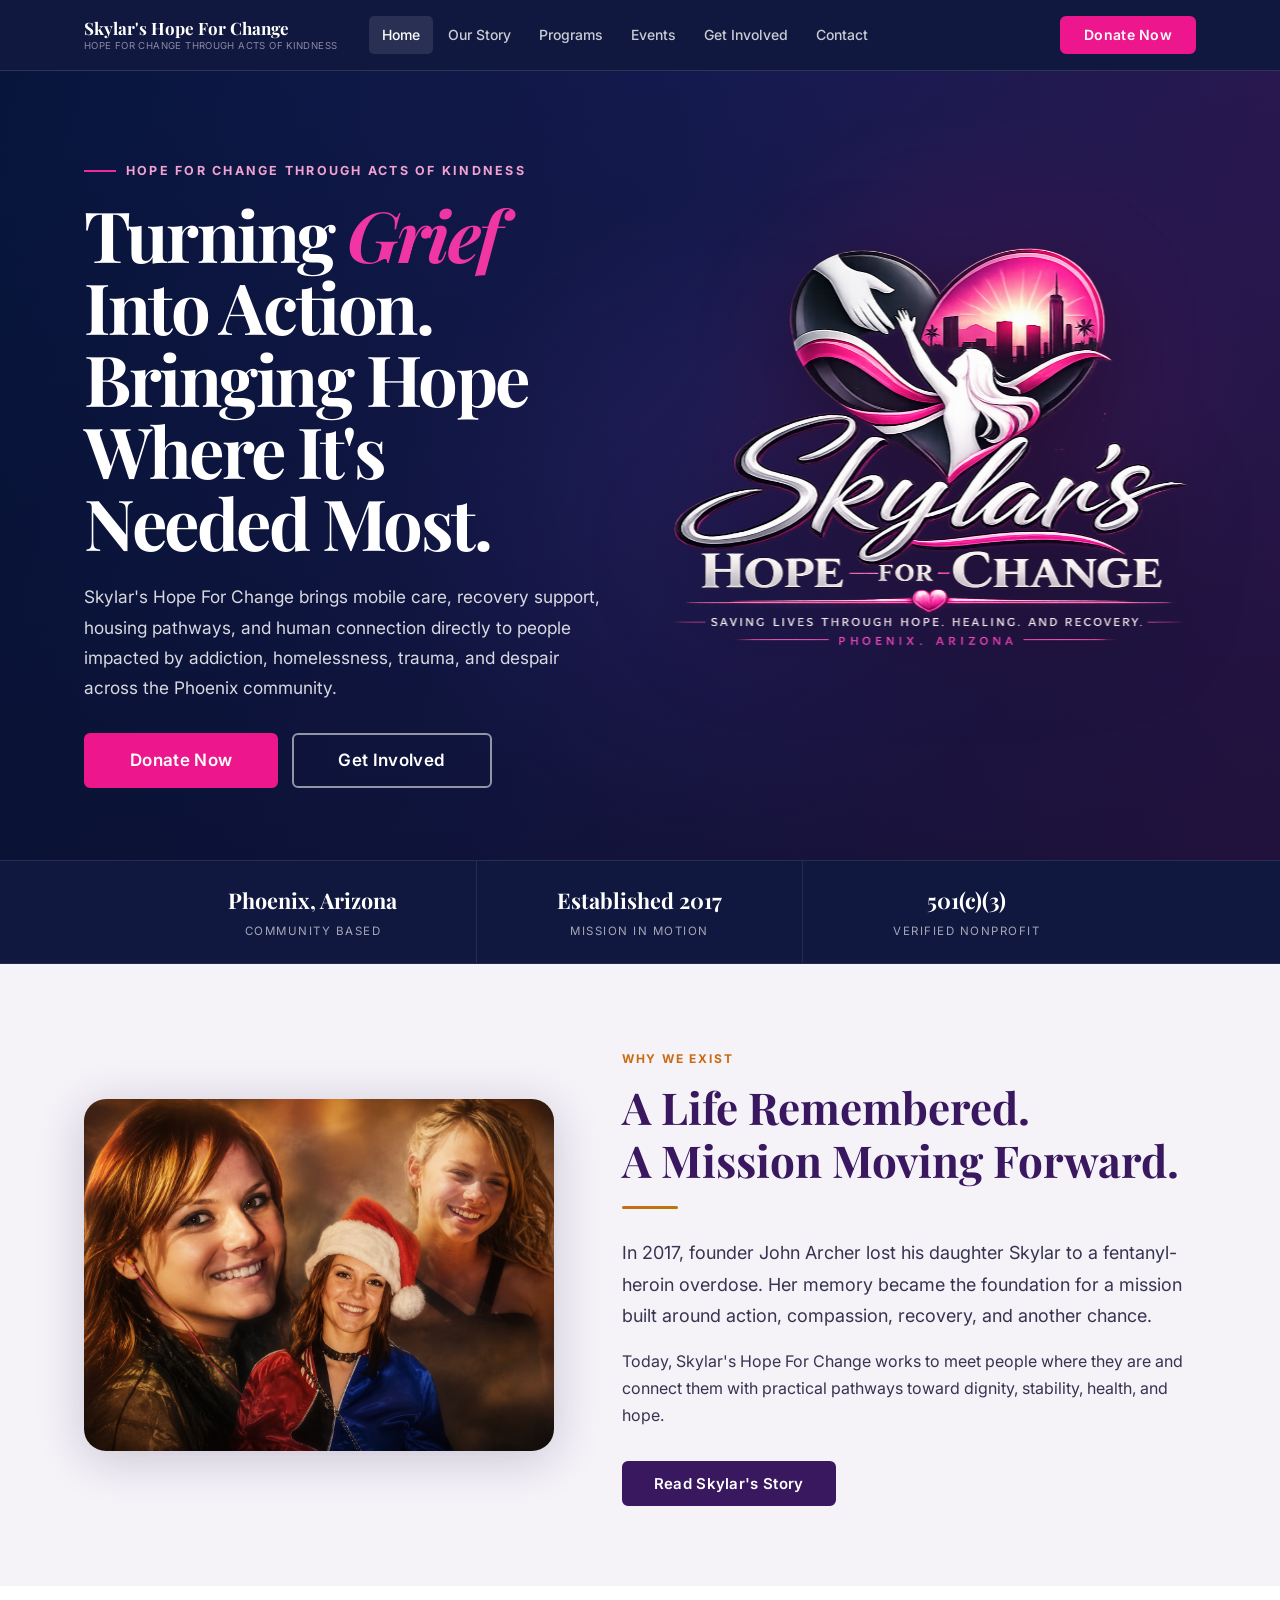
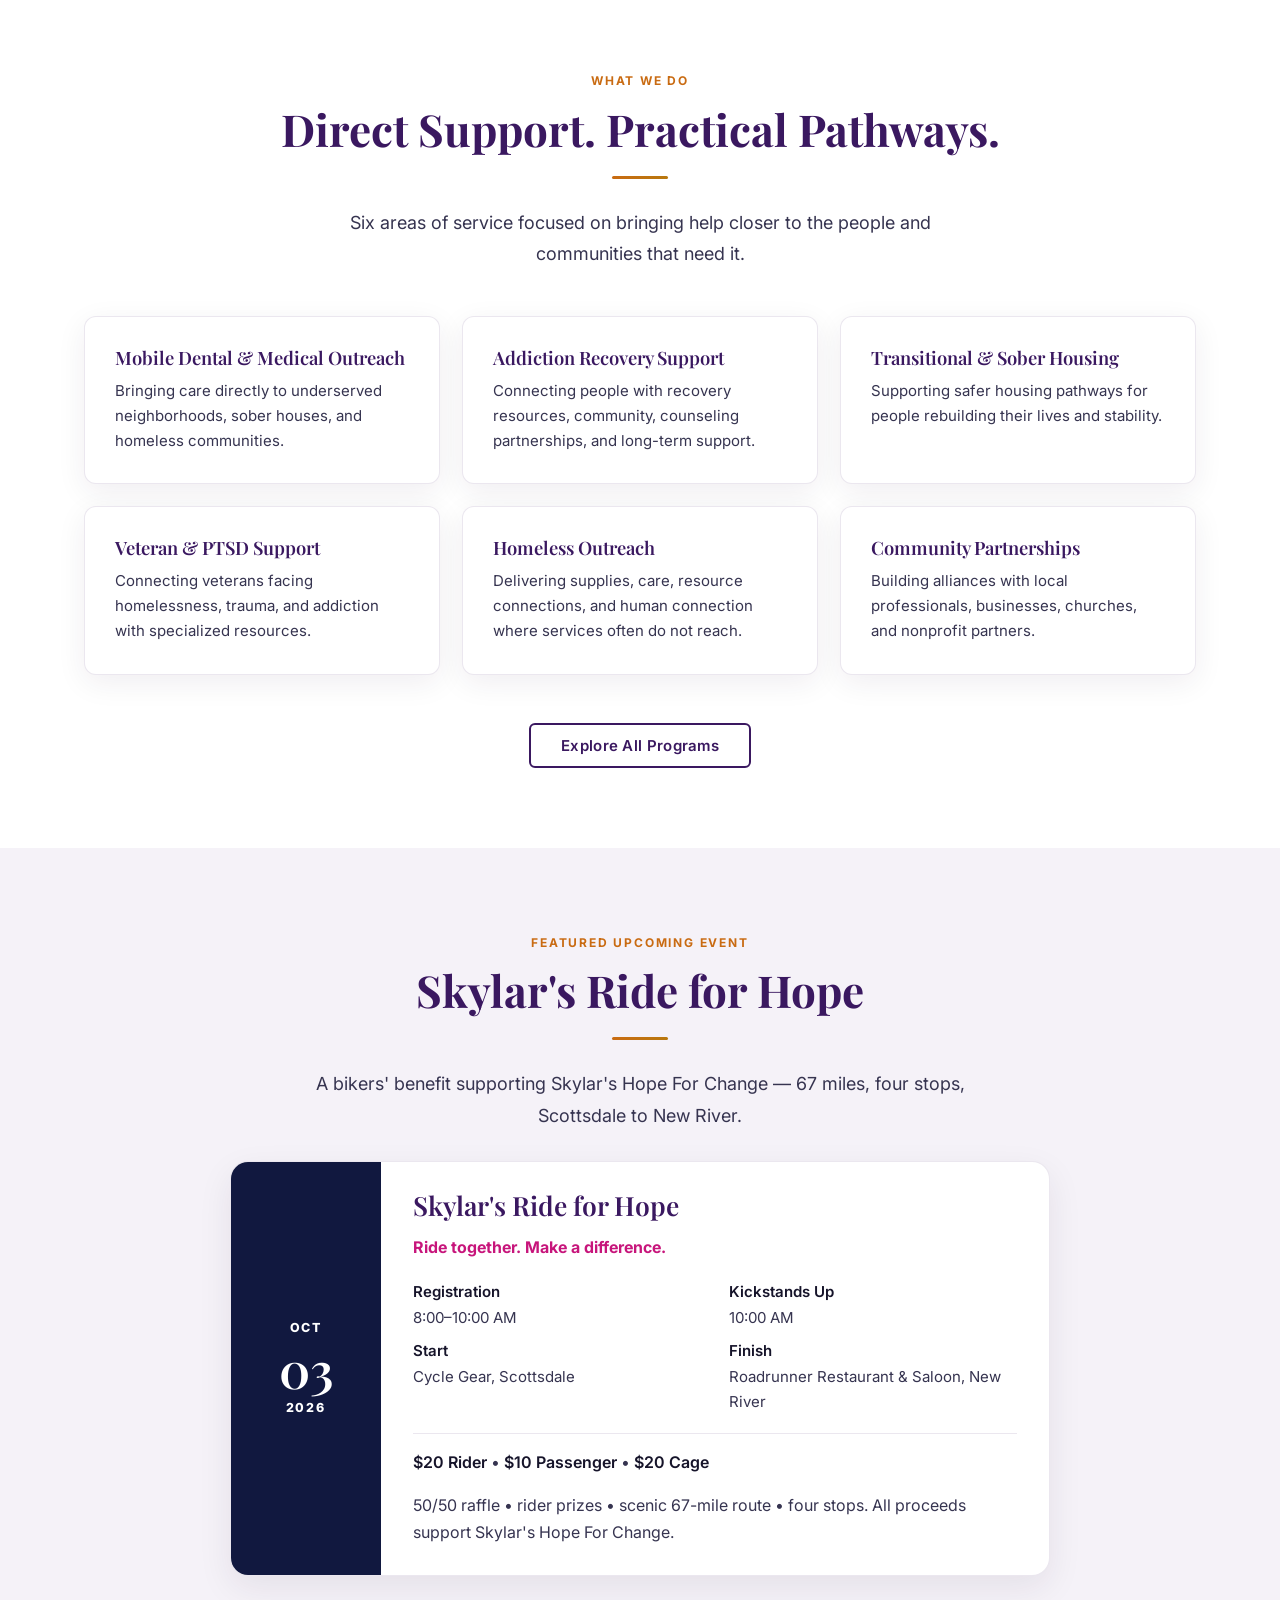
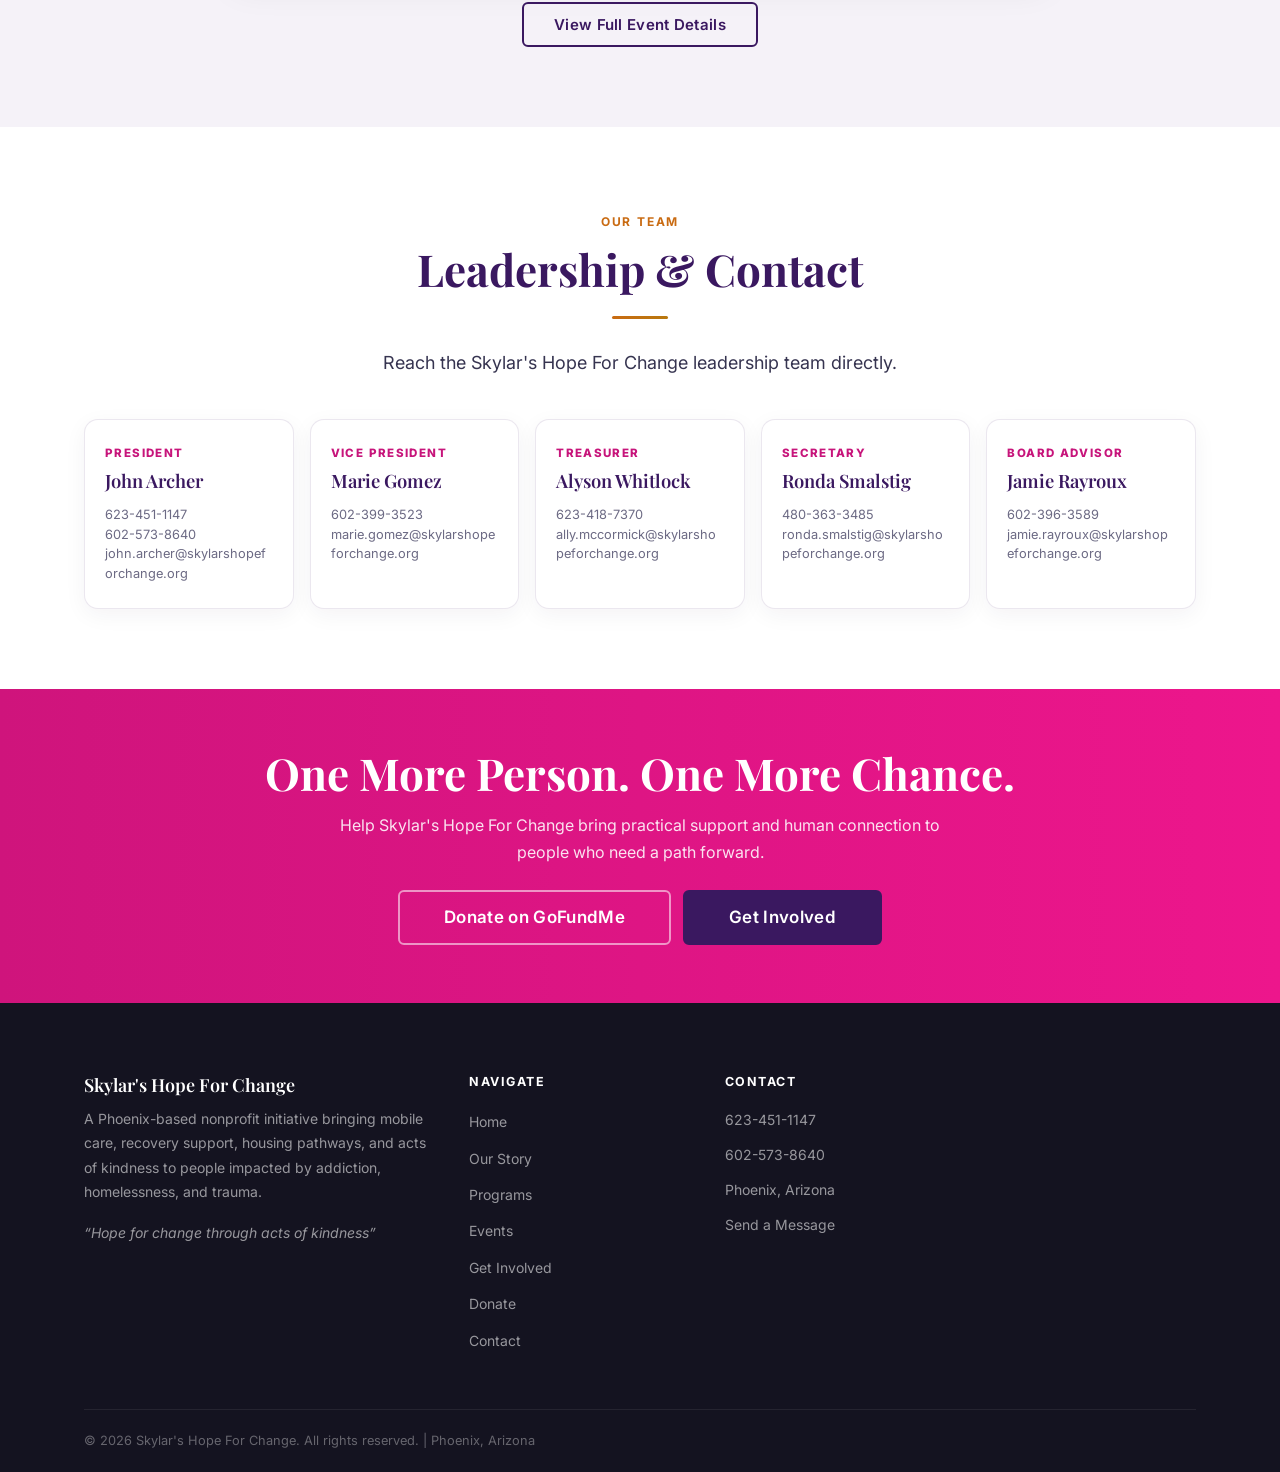
<file: index.html>
<!DOCTYPE html>
<html lang="en">
<head>
  <meta charset="UTF-8" />
  <meta name="viewport" content="width=device-width, initial-scale=1.0" />
  <meta name="description" content="Skylar's Hope For Change is a Phoenix, Arizona nonprofit providing mobile care, addiction recovery support, housing pathways, homeless outreach, veteran support, and community assistance." />
  <meta name="robots" content="index, follow" />
  <link rel="canonical" href="https://skylarshopeforchange.org/" />
  <meta property="og:type" content="website" />
  <meta property="og:title" content="Skylar's Hope For Change | Phoenix Nonprofit" />
  <meta property="og:description" content="Hope for change through acts of kindness. Supporting people impacted by addiction, homelessness, trauma, and despair across the Phoenix community." />
  <meta property="og:url" content="https://skylarshopeforchange.org/" />
  <meta property="og:image" content="https://skylarshopeforchange.org/assets/images/logo.png" />
  <meta name="twitter:card" content="summary_large_image" />
  <script type="application/ld+json">
  {
    "@context": "https://schema.org",
    "@type": "NGO",
    "name": "Skylar's Hope For Change",
    "url": "https://skylarshopeforchange.org/",
    "logo": "https://skylarshopeforchange.org/assets/images/logo.png",
    "description": "A Phoenix, Arizona 501(c)(3) nonprofit providing mobile care, addiction recovery support, housing pathways, homeless outreach, veteran support, and community assistance.",
    "foundingDate": "2017",
    "areaServed": {
      "@type": "City",
      "name": "Phoenix",
      "containedInPlace": {
        "@type": "State",
        "name": "Arizona"
      }
    },
    "address": {
      "@type": "PostalAddress",
      "addressLocality": "Phoenix",
      "addressRegion": "AZ",
      "addressCountry": "US"
    },
    "telephone": "+1-623-451-1147",
    "email": "john.archer@skylarshopeforchange.org",
    "founder": {
      "@type": "Person",
      "name": "John Archer"
    }
  }
  </script>
  <title>Skylar's Hope For Change | Phoenix Nonprofit</title>
  <link rel="preconnect" href="https://fonts.googleapis.com" />
  <link rel="preconnect" href="https://fonts.gstatic.com" crossorigin />
  <link rel="stylesheet" href="style.css" />
  <link rel="stylesheet" href="homepage-v2.css" />
</head>
<body class="home-v2">
<a class="skip-link" href="#main-content">Skip to main content</a>
<nav class="nav" role="navigation" aria-label="Main navigation"><div class="nav-inner">
  <a href="index.html" class="nav-logo" aria-label="Skylar's Hope For Change — Home"><span class="nav-logo-name">Skylar's Hope For Change</span><span class="nav-logo-tag">Hope for change through acts of kindness</span></a>
  <div class="nav-links"><a href="index.html" class="active">Home</a><a href="about.html">Our Story</a><a href="programs.html">Programs</a><a href="events.html">Events</a><a href="get-involved.html">Get Involved</a><a href="contact.html">Contact</a></div>
  <div class="nav-cta"><a href="donate.html" class="btn btn-primary">Donate Now</a></div>
  <button class="nav-hamburger" aria-label="Toggle navigation menu" aria-expanded="false" aria-controls="nav-mobile"><span></span><span></span><span></span></button>
</div><div class="nav-mobile" id="nav-mobile"><a href="index.html">Home</a><a href="about.html">Our Story</a><a href="programs.html">Programs</a><a href="events.html">Events</a><a href="get-involved.html">Get Involved</a><a href="donate.html">Donate Now</a><a href="contact.html">Contact</a></div></nav>
<main id="main-content">
<section class="hero-v2" aria-label="Skylar's Hope For Change"><div class="container hero-v2-grid"><div class="hero-v2-copy"><span class="hero-v2-kicker">Hope for change through acts of kindness</span><h1>Turning <em>Grief</em> Into Action.<br>Bringing Hope Where It's Needed Most.</h1><p class="hero-lede">Skylar's Hope For Change brings mobile care, recovery support, housing pathways, and human connection directly to people impacted by addiction, homelessness, trauma, and despair across the Phoenix community.</p><div class="hero-v2-actions"><a href="donate.html" class="btn btn-primary btn-lg">Donate Now</a><a href="get-involved.html" class="btn btn-outline btn-lg">Get Involved</a></div></div><div class="hero-v2-brand"><img src="assets/images/logo.png" alt="Skylar's Hope For Change" /></div></div></section>
<div class="proof-strip"><div class="proof-grid"><div class="proof-item"><span class="proof-value">Phoenix, Arizona</span><span class="proof-label">Community Based</span></div><div class="proof-item"><span class="proof-value">Established 2017</span><span class="proof-label">Mission in Motion</span></div><div class="proof-item"><span class="proof-value">501(c)(3)</span><span class="proof-label">Verified Nonprofit</span></div></div></div>
<section class="section mission-v2" aria-labelledby="mission-heading"><div class="container mission-v2-grid"><img class="story-portrait" src="assets/images/skylar-portrait.png" alt="Skylar Archer with her family" /><div><span class="section-label">Why We Exist</span><h2 id="mission-heading" class="section-title">A Life Remembered.<br>A Mission Moving Forward.</h2><div class="divider"></div><p class="section-intro">In 2017, founder John Archer lost his daughter Skylar to a fentanyl-heroin overdose. Her memory became the foundation for a mission built around action, compassion, recovery, and another chance.</p><p>Today, Skylar's Hope For Change works to meet people where they are and connect them with practical pathways toward dignity, stability, health, and hope.</p><div class="btn-group mt-4"><a href="about.html" class="btn btn-secondary">Read Skylar's Story</a></div></div></div></section>
<section class="section programs-v2" aria-labelledby="programs-heading"><div class="container"><div class="text-center" style="margin-bottom:46px"><span class="section-label">What We Do</span><h2 id="programs-heading" class="section-title">Direct Support. Practical Pathways.</h2><div class="divider divider-center"></div><p class="section-intro">Six areas of service focused on bringing help closer to the people and communities that need it.</p></div><div class="grid-3"><article class="card"><h3>Mobile Dental &amp; Medical Outreach</h3><p>Bringing care directly to underserved neighborhoods, sober houses, and homeless communities.</p></article><article class="card"><h3>Addiction Recovery Support</h3><p>Connecting people with recovery resources, community, counseling partnerships, and long-term support.</p></article><article class="card"><h3>Transitional &amp; Sober Housing</h3><p>Supporting safer housing pathways for people rebuilding their lives and stability.</p></article><article class="card"><h3>Veteran &amp; PTSD Support</h3><p>Connecting veterans facing homelessness, trauma, and addiction with specialized resources.</p></article><article class="card"><h3>Homeless Outreach</h3><p>Delivering supplies, care, resource connections, and human connection where services often do not reach.</p></article><article class="card"><h3>Community Partnerships</h3><p>Building alliances with local professionals, businesses, churches, and nonprofit partners.</p></article></div><div class="text-center mt-6"><a href="programs.html" class="btn btn-outline-navy">Explore All Programs</a></div></div></section>
<section class="section events-preview" aria-labelledby="events-heading"><div class="container text-center"><span class="section-label">Featured Upcoming Event</span><h2 id="events-heading" class="section-title">Skylar's Ride for Hope</h2><div class="divider divider-center"></div><p class="section-intro">A bikers' benefit supporting Skylar's Hope For Change — 67 miles, four stops, Scottsdale to New River.</p><article class="featured-event-card"><div class="featured-event-date"><span>Oct</span><strong>03</strong><span>2026</span></div><div class="featured-event-body"><h3>Skylar's Ride for Hope</h3><p class="event-quickline">Ride together. Make a difference.</p><div class="event-details-grid"><p><strong>Registration</strong><br>8:00–10:00 AM</p><p><strong>Kickstands Up</strong><br>10:00 AM</p><p><strong>Start</strong><br>Cycle Gear, Scottsdale</p><p><strong>Finish</strong><br>Roadrunner Restaurant &amp; Saloon, New River</p></div><p class="event-fees"><strong>$20 Rider</strong> &bull; <strong>$10 Passenger</strong> &bull; <strong>$20 Cage</strong></p><p>50/50 raffle &bull; rider prizes &bull; scenic 67-mile route &bull; four stops. All proceeds support Skylar's Hope For Change.</p></div></article><a href="events.html" class="btn btn-outline-navy">View Full Event Details</a></div></section>
<section class="section leadership-v2" aria-labelledby="leadership-heading"><div class="container"><div class="text-center leadership-head"><span class="section-label">Our Team</span><h2 id="leadership-heading" class="section-title">Leadership &amp; Contact</h2><div class="divider divider-center"></div><p class="section-intro">Reach the Skylar's Hope For Change leadership team directly.</p></div><div class="leadership-grid"><article class="leader-card"><span>President</span><h3>John Archer</h3><a href="tel:+16234511147">623-451-1147</a><a href="tel:+16025738640">602-573-8640</a><a href="mailto:john.archer@skylarshopeforchange.org">john.archer@skylarshopeforchange.org</a></article><article class="leader-card"><span>Vice President</span><h3>Marie Gomez</h3><a href="tel:+16023993523">602-399-3523</a><a href="mailto:marie.gomez@skylarshopeforchange.org">marie.gomez@skylarshopeforchange.org</a></article><article class="leader-card"><span>Treasurer</span><h3>Alyson Whitlock</h3><a href="tel:+16234187370">623-418-7370</a><a href="mailto:ally.mccormick@skylarshopeforchange.org">ally.mccormick@skylarshopeforchange.org</a></article><article class="leader-card"><span>Secretary</span><h3>Ronda Smalstig</h3><a href="tel:+14803633485">480-363-3485</a><a href="mailto:ronda.smalstig@skylarshopeforchange.org">ronda.smalstig@skylarshopeforchange.org</a></article><article class="leader-card"><span>Board Advisor</span><h3>Jamie Rayroux</h3><a href="tel:+16023963589">602-396-3589</a><a href="mailto:jamie.rayroux@skylarshopeforchange.org">jamie.rayroux@skylarshopeforchange.org</a></article></div></div></section>
<section class="final-cta-v2"><div class="container"><h2>One More Person. One More Chance.</h2><p>Help Skylar's Hope For Change bring practical support and human connection to people who need a path forward.</p><div class="btn-group" style="justify-content:center"><a href="https://gofund.me/284ebbb2e" target="_blank" rel="noopener noreferrer" class="btn btn-outline btn-lg">Donate on GoFundMe</a><a href="get-involved.html" class="btn btn-secondary btn-lg">Get Involved</a></div></div></section>
</main>
<footer class="footer" role="contentinfo"><div class="container"><div class="footer-grid"><div class="footer-brand"><h3>Skylar's Hope For Change</h3><p>A Phoenix-based nonprofit initiative bringing mobile care, recovery support, housing pathways, and acts of kindness to people impacted by addiction, homelessness, and trauma.</p><p class="footer-tagline">“Hope for change through acts of kindness”</p></div><div class="footer-col"><h4>Navigate</h4><ul><li><a href="index.html">Home</a></li><li><a href="about.html">Our Story</a></li><li><a href="programs.html">Programs</a></li><li><a href="events.html">Events</a></li><li><a href="get-involved.html">Get Involved</a></li><li><a href="donate.html">Donate</a></li><li><a href="contact.html">Contact</a></li></ul></div><div class="footer-col"><h4>Contact</h4><div class="footer-contact-row"><a href="tel:+16234511147">623-451-1147</a></div><div class="footer-contact-row"><a href="tel:+16025738640">602-573-8640</a></div><div class="footer-contact-row">Phoenix, Arizona</div><div class="footer-contact-row"><a href="contact.html">Send a Message</a></div></div></div><div class="footer-bottom"><p>&copy; 2026 Skylar's Hope For Change. All rights reserved. | Phoenix, Arizona</p></div></div></footer>
<script src="script.js"></script>
</body></html>
</file>
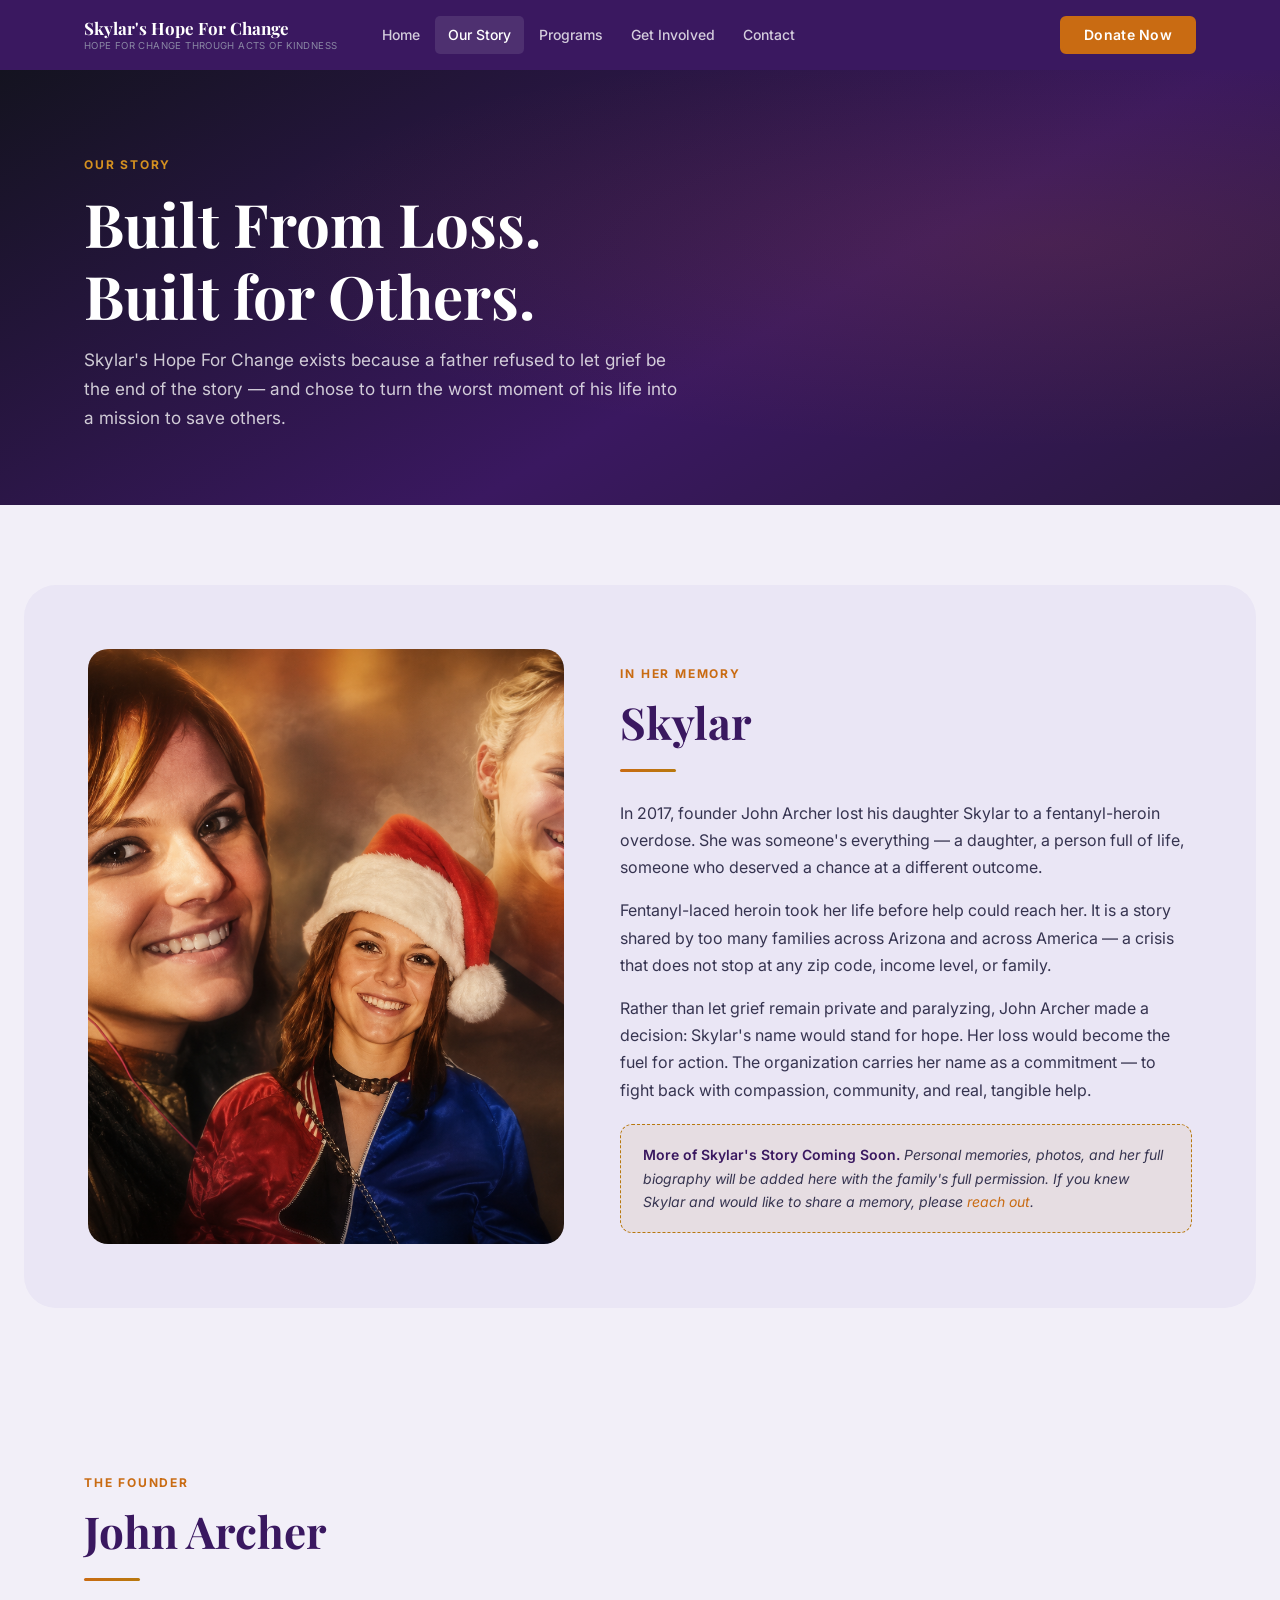
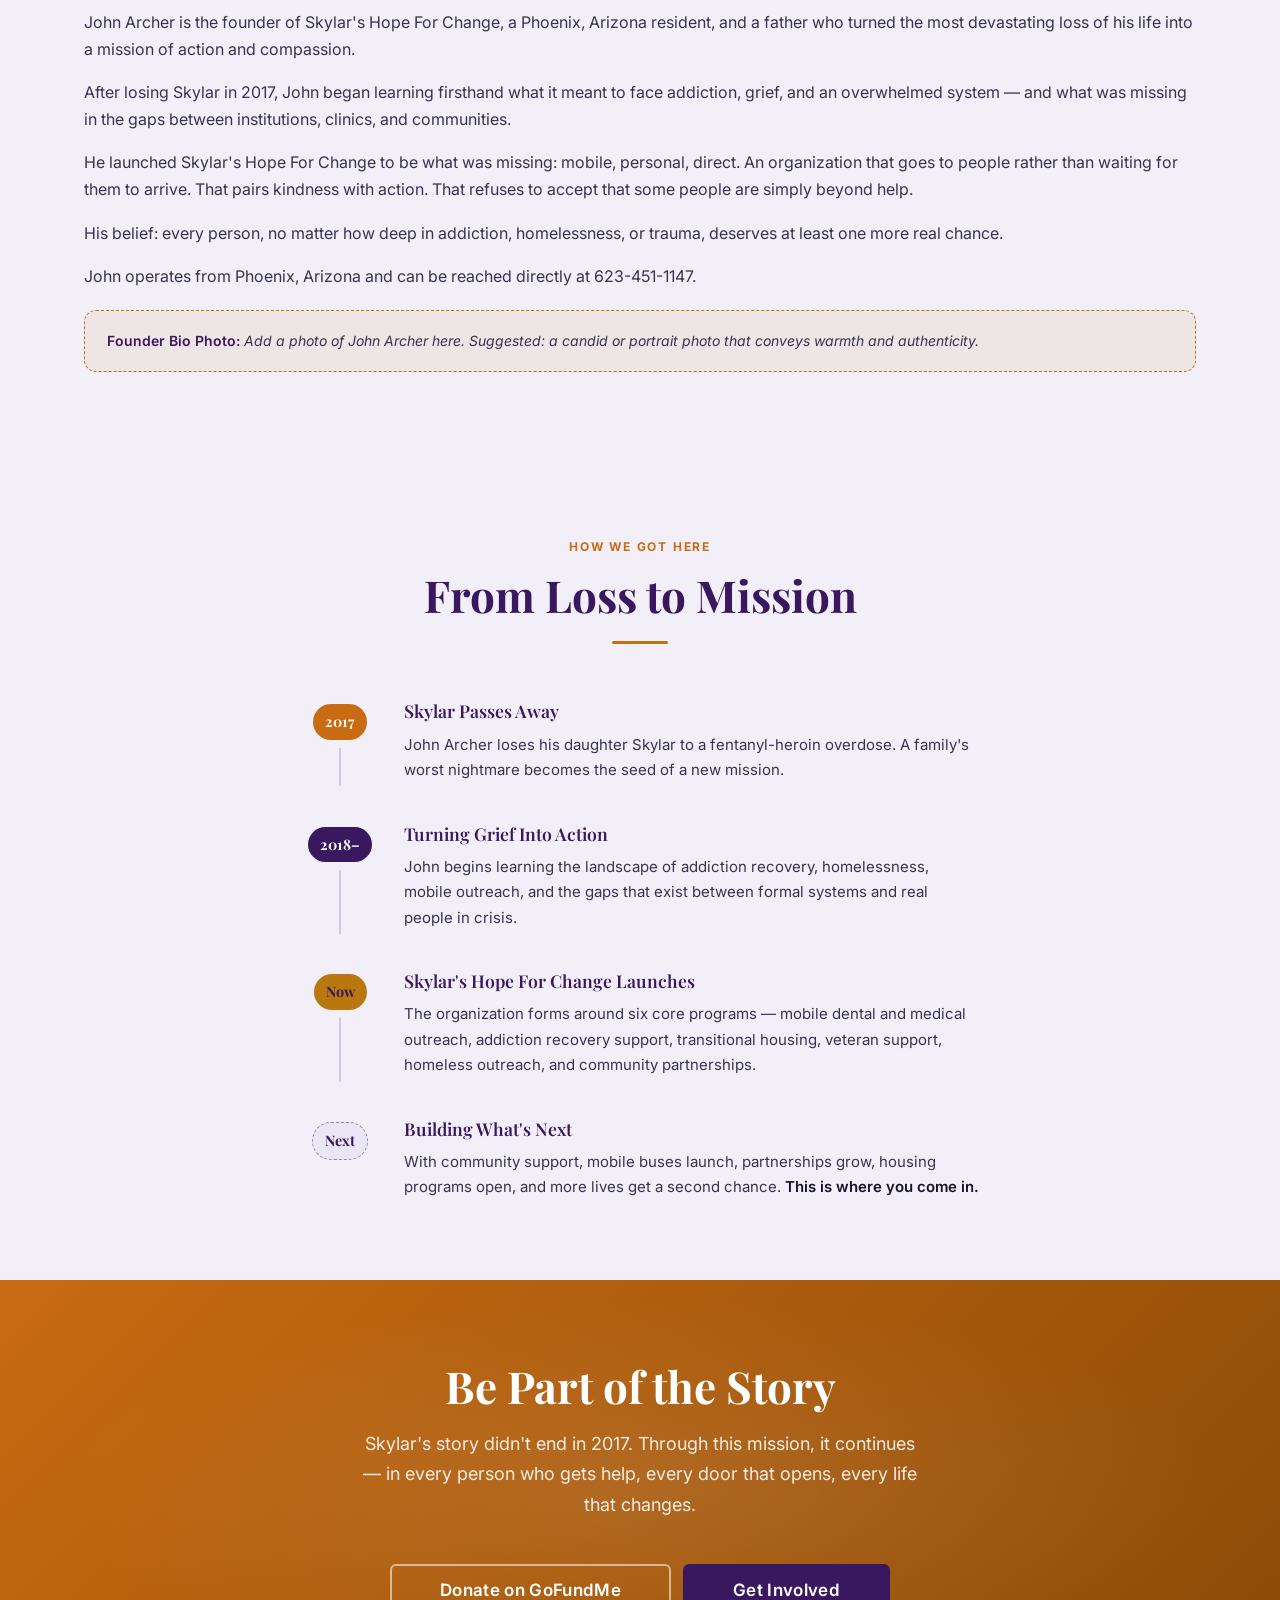
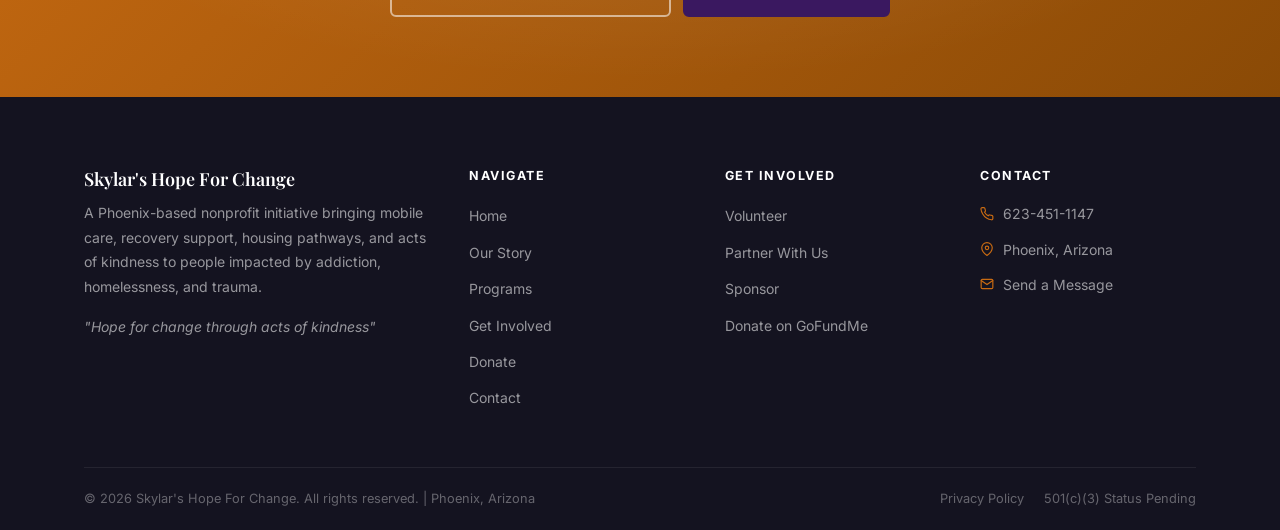
<file: about.html>
<!DOCTYPE html>
<html lang="en">
<head>
  <meta charset="UTF-8" />
  <meta name="viewport" content="width=device-width, initial-scale=1.0" />
  <meta name="description" content="Our Story — Learn about how John Archer founded Skylar's Hope For Change after losing his daughter Skylar to a fentanyl-heroin overdose in 2017." />
  <title>Our Story | Skylar's Hope For Change</title>
  <link rel="stylesheet" href="style.css" />
  <link rel="preconnect" href="https://fonts.googleapis.com" />
  <link rel="preconnect" href="https://fonts.gstatic.com" crossorigin />
</head>
<body>

  <a class="skip-link" href="#main-content">Skip to main content</a>

  <!-- ══ NAVIGATION ══════════════════════════════════ -->
  <nav class="nav" role="navigation" aria-label="Main navigation">
    <div class="nav-inner">
      <a href="index.html" class="nav-logo" aria-label="Skylar's Hope For Change — Home">
        <span class="nav-logo-name">Skylar's Hope For Change</span>
        <span class="nav-logo-tag">Hope for change through acts of kindness</span>
      </a>
      <div class="nav-links">
        <a href="index.html">Home</a>
        <a href="about.html" class="active">Our Story</a>
        <a href="programs.html">Programs</a>
        <a href="get-involved.html">Get Involved</a>
        <a href="contact.html">Contact</a>
      </div>
      <div class="nav-cta">
        <a href="donate.html" class="btn btn-primary">Donate Now</a>
      </div>
      <button class="nav-hamburger" aria-label="Toggle navigation menu" aria-expanded="false" aria-controls="nav-mobile">
        <span></span><span></span><span></span>
      </button>
    </div>
    <div class="nav-mobile" id="nav-mobile">
      <a href="index.html">Home</a>
      <a href="about.html">Our Story</a>
      <a href="programs.html">Programs</a>
      <a href="get-involved.html">Get Involved</a>
      <a href="donate.html">Donate Now</a>
      <a href="contact.html">Contact</a>
    </div>
  </nav>

  <main id="main-content">

    <!-- ══ PAGE HERO ══════════════════════════════════ -->
    <section class="page-hero" aria-label="Our Story">
      <div class="container">
        <div class="page-hero-content">
          <span class="section-label">Our Story</span>
          <h1>Built From Loss.<br>Built for Others.</h1>
          <p>
            Skylar's Hope For Change exists because a father refused to let grief be the end
            of the story — and chose to turn the worst moment of his life into a mission
            to save others.
          </p>
        </div>
      </div>
    </section>

    <!-- ══ SKYLAR'S STORY ═════════════════════════════ -->
    <section class="section" aria-labelledby="skylar-heading">
      <div class="story-wrap">
        <img class="story-portrait" src="assets/images/skylar-portrait.png" alt="Skylar Archer with her family" />
        <div>
          <span class="section-label">In Her Memory</span>
          <h2 id="skylar-heading" class="section-title">Skylar</h2>
          <div class="divider"></div>
          <p>
            In 2017, founder John Archer lost his daughter Skylar to a fentanyl-heroin
            overdose. She was someone's everything — a daughter, a person full of life,
            someone who deserved a chance at a different outcome.
          </p>
          <p>
            Fentanyl-laced heroin took her life before help could reach her. It is a story
            shared by too many families across Arizona and across America — a crisis that
            does not stop at any zip code, income level, or family.
          </p>
          <p>
            Rather than let grief remain private and paralyzing, John Archer made a decision:
            Skylar's name would stand for hope. Her loss would become the fuel for action.
            The organization carries her name as a commitment — to fight back with compassion,
            community, and real, tangible help.
          </p>
          <div class="placeholder-box">
            <p>
              <strong>More of Skylar's Story Coming Soon.</strong> Personal memories, photos,
              and her full biography will be added here with the family's full permission.
              If you knew Skylar and would like to share a memory, please
              <a href="contact.html" style="color: var(--orange);">reach out</a>.
            </p>
          </div>
        </div>
      </div>
    </section>

    <!-- ══ FOUNDER SECTION ════════════════════════════ -->
    <section class="section bg-off-white" aria-labelledby="founder-heading">
      <div class="container">
        <div class="fade-up">
            <span class="section-label">The Founder</span>
            <h2 id="founder-heading" class="section-title">John Archer</h2>
            <div class="divider"></div>
            <p>
              John Archer is the founder of Skylar's Hope For Change, a Phoenix, Arizona
              resident, and a father who turned the most devastating loss of his life into
              a mission of action and compassion.
            </p>
            <p>
              After losing Skylar in 2017, John began learning firsthand what it meant to
              face addiction, grief, and an overwhelmed system — and what was missing in
              the gaps between institutions, clinics, and communities.
            </p>
            <p>
              He launched Skylar's Hope For Change to be what was missing: mobile, personal,
              direct. An organization that goes to people rather than waiting for them to
              arrive. That pairs kindness with action. That refuses to accept that some people
              are simply beyond help.
            </p>
            <p>
              His belief: every person, no matter how deep in addiction, homelessness, or
              trauma, deserves at least one more real chance.
            </p>
            <p>
              John operates from Phoenix, Arizona and can be reached directly at
              <a href="tel:+16234511147">623-451-1147</a>.
            </p>
            <!--
              PHOTO PLACEHOLDER — Founder Portrait
              Add a photo of John Archer here.
              <img src="assets/images/john-archer.jpg" alt="John Archer, Founder" />
            -->
            <div class="placeholder-box">
              <p>
                <strong>Founder Bio Photo:</strong> Add a photo of John Archer here.
                Suggested: a candid or portrait photo that conveys warmth and authenticity.
              </p>
            </div>
          </div>
        </div>
    </section>

    <!-- ══ MISSION TIMELINE ═══════════════════════════ -->
    <section class="section" aria-labelledby="timeline-heading">
      <div class="container">
        <div class="text-center fade-up" style="margin-bottom: 56px;">
          <span class="section-label">How We Got Here</span>
          <h2 id="timeline-heading" class="section-title">From Loss to Mission</h2>
          <div class="divider divider-center"></div>
        </div>

        <div style="max-width: 680px; margin: 0 auto;">
          <div style="display: flex; flex-direction: column; gap: 0;">

            <div class="fade-up" style="display: grid; grid-template-columns: 80px 1fr; gap: 24px; padding-bottom: 40px; position: relative;">
              <div style="text-align: center; padding-top: 4px;">
                <div style="display: inline-block; background: var(--orange); color: #fff; font-family: var(--font-heading); font-weight: 700; font-size: 0.9rem; padding: 6px 12px; border-radius: 20px;">2017</div>
                <div style="width: 2px; height: calc(100% - 40px); background: var(--border); margin: 8px auto 0;"></div>
              </div>
              <div>
                <h3 style="margin-bottom: 10px; font-size: 1.1rem;">Skylar Passes Away</h3>
                <p style="font-size: 0.9375rem;">John Archer loses his daughter Skylar to a fentanyl-heroin overdose. A family's worst nightmare becomes the seed of a new mission.</p>
              </div>
            </div>

            <div class="fade-up" style="display: grid; grid-template-columns: 80px 1fr; gap: 24px; padding-bottom: 40px;">
              <div style="text-align: center; padding-top: 4px;">
                <div style="display: inline-block; background: var(--navy); color: #fff; font-family: var(--font-heading); font-weight: 700; font-size: 0.9rem; padding: 6px 12px; border-radius: 20px;">2018–</div>
                <div style="width: 2px; height: calc(100% - 40px); background: var(--border); margin: 8px auto 0;"></div>
              </div>
              <div>
                <h3 style="margin-bottom: 10px; font-size: 1.1rem;">Turning Grief Into Action</h3>
                <p style="font-size: 0.9375rem;">John begins learning the landscape of addiction recovery, homelessness, mobile outreach, and the gaps that exist between formal systems and real people in crisis.</p>
              </div>
            </div>

            <div class="fade-up" style="display: grid; grid-template-columns: 80px 1fr; gap: 24px; padding-bottom: 40px;">
              <div style="text-align: center; padding-top: 4px;">
                <div style="display: inline-block; background: var(--gold); color: var(--navy); font-family: var(--font-heading); font-weight: 700; font-size: 0.9rem; padding: 6px 12px; border-radius: 20px;">Now</div>
                <div style="width: 2px; height: calc(100% - 40px); background: var(--border); margin: 8px auto 0;"></div>
              </div>
              <div>
                <h3 style="margin-bottom: 10px; font-size: 1.1rem;">Skylar's Hope For Change Launches</h3>
                <p style="font-size: 0.9375rem;">The organization forms around six core programs — mobile dental and medical outreach, addiction recovery support, transitional housing, veteran support, homeless outreach, and community partnerships.</p>
              </div>
            </div>

            <div class="fade-up" style="display: grid; grid-template-columns: 80px 1fr; gap: 24px;">
              <div style="text-align: center; padding-top: 4px;">
                <div style="display: inline-block; background: var(--sand-light); color: var(--navy); font-family: var(--font-heading); font-weight: 700; font-size: 0.9rem; padding: 6px 12px; border-radius: 20px; border: 1.5px dashed var(--sand);">Next</div>
              </div>
              <div>
                <h3 style="margin-bottom: 10px; font-size: 1.1rem;">Building What's Next</h3>
                <p style="font-size: 0.9375rem;">With community support, mobile buses launch, partnerships grow, housing programs open, and more lives get a second chance. <strong>This is where you come in.</strong></p>
              </div>
            </div>

          </div>
        </div>
      </div>
    </section>

    <!-- ══ CTA ════════════════════════════════════════ -->
    <section class="donation-band" aria-label="Donate">
      <div class="container">
        <h2>Be Part of the Story</h2>
        <p>
          Skylar's story didn't end in 2017. Through this mission, it continues —
          in every person who gets help, every door that opens, every life that changes.
        </p>
        <div class="btn-group" style="justify-content: center;">
          <a href="https://gofund.me/284ebbb2e" target="_blank" rel="noopener noreferrer" class="btn btn-outline btn-lg">Donate on GoFundMe</a>
          <a href="get-involved.html" class="btn btn-secondary btn-lg">Get Involved</a>
        </div>
      </div>
    </section>

  </main>

  <!-- ══ FOOTER ══════════════════════════════════════ -->
  <footer class="footer" role="contentinfo">
    <div class="container">
      <div class="footer-grid">
        <div class="footer-brand">
          <h3>Skylar's Hope For Change</h3>
          <p>A Phoenix-based nonprofit initiative bringing mobile care, recovery support, housing pathways, and acts of kindness to people impacted by addiction, homelessness, and trauma.</p>
          <p class="footer-tagline">"Hope for change through acts of kindness"</p>
        </div>
        <div class="footer-col">
          <h4>Navigate</h4>
          <ul>
            <li><a href="index.html">Home</a></li>
            <li><a href="about.html">Our Story</a></li>
            <li><a href="programs.html">Programs</a></li>
            <li><a href="get-involved.html">Get Involved</a></li>
            <li><a href="donate.html">Donate</a></li>
            <li><a href="contact.html">Contact</a></li>
          </ul>
        </div>
        <div class="footer-col">
          <h4>Get Involved</h4>
          <ul>
            <li><a href="get-involved.html#volunteer">Volunteer</a></li>
            <li><a href="get-involved.html#partner">Partner With Us</a></li>
            <li><a href="get-involved.html#sponsor">Sponsor</a></li>
            <li><a href="https://gofund.me/284ebbb2e" target="_blank" rel="noopener">Donate on GoFundMe</a></li>
          </ul>
        </div>
        <div class="footer-col">
          <h4>Contact</h4>
          <div class="footer-contact-row">
            <svg viewBox="0 0 24 24"><path d="M22 16.92v3a2 2 0 0 1-2.18 2 19.79 19.79 0 0 1-8.63-3.07A19.5 19.5 0 0 1 4.69 12 19.79 19.79 0 0 1 1.61 3.42 2 2 0 0 1 3.6 1.21h3a2 2 0 0 1 2 1.72 12.84 12.84 0 0 0 .7 2.81 2 2 0 0 1-.45 2.11L7.91 8.91a16 16 0 0 0 6.18 6.18l.91-.91a2 2 0 0 1 2.11-.45 12.84 12.84 0 0 0 2.81.7A2 2 0 0 1 22 16.92z"/></svg>
            <a href="tel:+16234511147">623-451-1147</a>
          </div>
          <div class="footer-contact-row">
            <svg viewBox="0 0 24 24"><path d="M21 10c0 7-9 13-9 13s-9-6-9-13a9 9 0 0 1 18 0z"/><circle cx="12" cy="10" r="3"/></svg>
            Phoenix, Arizona
          </div>
          <div class="footer-contact-row">
            <svg viewBox="0 0 24 24"><path d="M4 4h16c1.1 0 2 .9 2 2v12c0 1.1-.9 2-2 2H4c-1.1 0-2-.9-2-2V6c0-1.1.9-2 2-2z"/><polyline points="22,6 12,13 2,6"/></svg>
            <a href="contact.html">Send a Message</a>
          </div>
        </div>
      </div>
      <div class="footer-bottom">
        <p>&copy; 2026 Skylar's Hope For Change. All rights reserved. | Phoenix, Arizona</p>
        <div class="footer-bottom-links">
          <a href="#">Privacy Policy</a>
          <a href="#">501(c)(3) Status Pending</a>
        </div>
      </div>
    </div>
  </footer>

  <script src="script.js"></script>
</body>
</html>
</file>
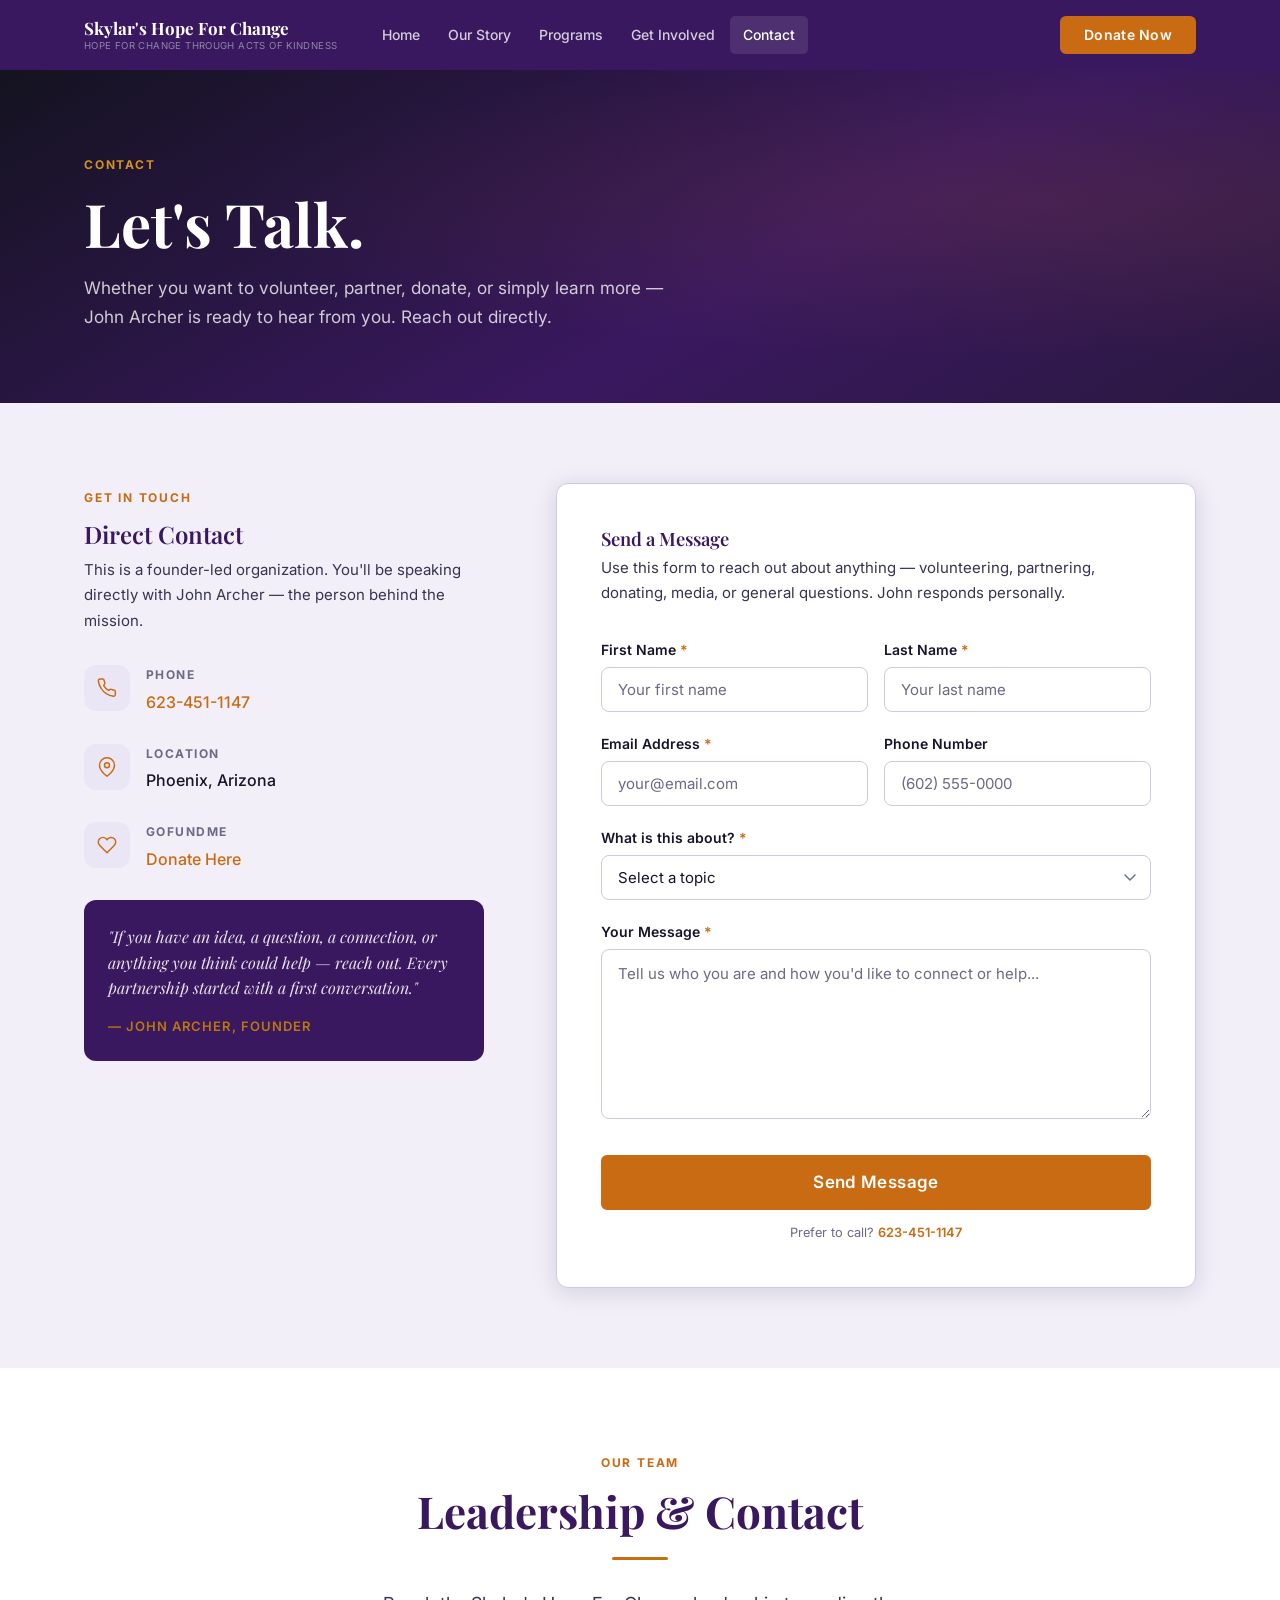
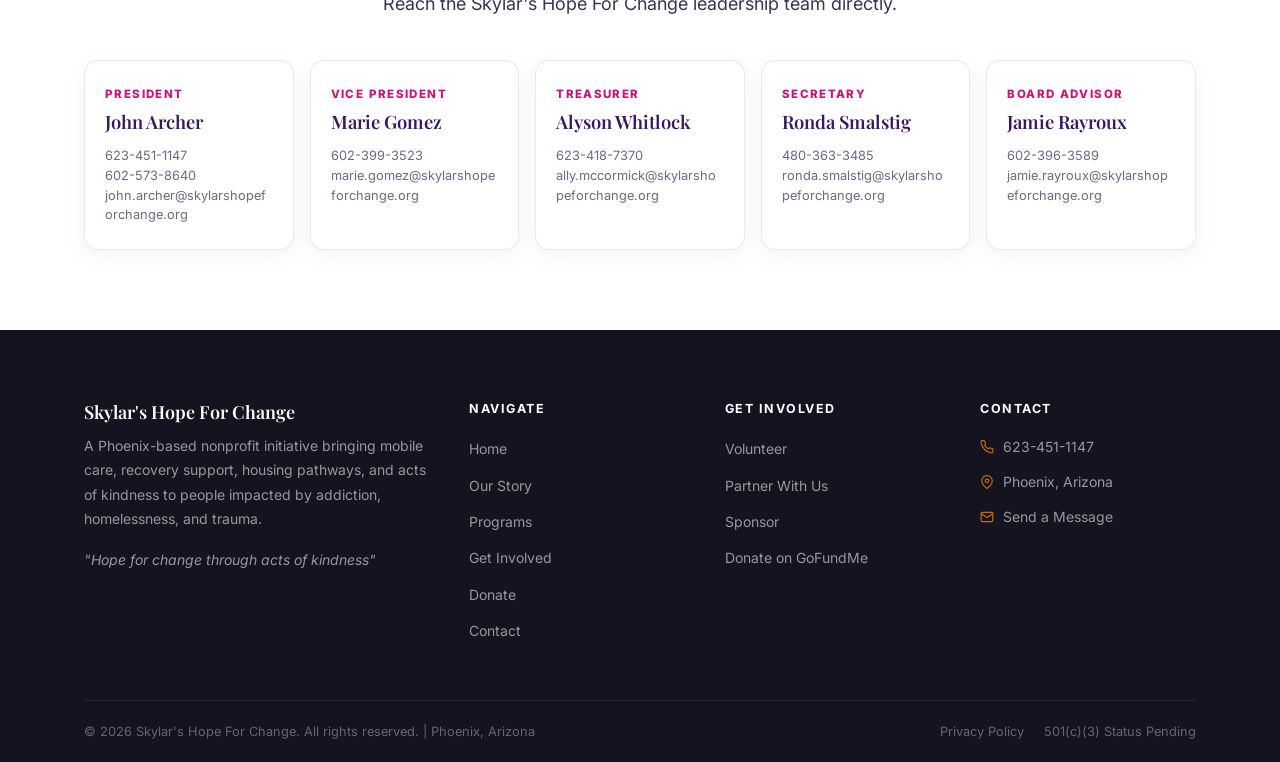
<file: contact.html>
<!DOCTYPE html>
<html lang="en">
<head>
  <meta charset="UTF-8" />
  <meta name="viewport" content="width=device-width, initial-scale=1.0" />
  <meta name="description" content="Contact Skylar's Hope For Change — reach out to founder John Archer in Phoenix, Arizona at 623-451-1147 to volunteer, partner, donate, or ask questions." />
  <title>Contact | Skylar's Hope For Change</title>
  <link rel="stylesheet" href="style.css" />
  <link rel="stylesheet" href="homepage-v2.css" />
  <link rel="preconnect" href="https://fonts.googleapis.com" />
  <link rel="preconnect" href="https://fonts.gstatic.com" crossorigin />
</head>
<body>
<a class="skip-link" href="#main-content">Skip to main content</a>
<nav class="nav" role="navigation" aria-label="Main navigation"><div class="nav-inner"><a href="index.html" class="nav-logo" aria-label="Skylar's Hope For Change — Home"><span class="nav-logo-name">Skylar's Hope For Change</span><span class="nav-logo-tag">Hope for change through acts of kindness</span></a><div class="nav-links"><a href="index.html">Home</a><a href="about.html">Our Story</a><a href="programs.html">Programs</a><a href="get-involved.html">Get Involved</a><a href="contact.html" class="active">Contact</a></div><div class="nav-cta"><a href="donate.html" class="btn btn-primary">Donate Now</a></div><button class="nav-hamburger" aria-label="Toggle navigation menu" aria-expanded="false" aria-controls="nav-mobile"><span></span><span></span><span></span></button></div><div class="nav-mobile" id="nav-mobile"><a href="index.html">Home</a><a href="about.html">Our Story</a><a href="programs.html">Programs</a><a href="get-involved.html">Get Involved</a><a href="donate.html">Donate Now</a><a href="contact.html">Contact</a></div></nav>
<main id="main-content">
<section class="page-hero" aria-label="Contact us"><div class="container"><div class="page-hero-content"><span class="section-label">Contact</span><h1>Let's Talk.</h1><p>Whether you want to volunteer, partner, donate, or simply learn more — John Archer is ready to hear from you. Reach out directly.</p></div></div></section>
<section class="section" aria-labelledby="contact-heading"><div class="container"><h2 id="contact-heading" class="sr-only">Contact information and form</h2><div class="contact-layout"><div class="contact-sidebar fade-up"><span class="section-label">Get In Touch</span><h3 style="font-size: 1.5rem; margin-bottom: 8px;">Direct Contact</h3><p style="margin-bottom: 32px; font-size: 0.9375rem;">This is a founder-led organization. You'll be speaking directly with John Archer — the person behind the mission.</p><div class="contact-info-item"><div class="contact-info-icon" aria-hidden="true"><svg viewBox="0 0 24 24" stroke-linecap="round" stroke-linejoin="round"><path d="M22 16.92v3a2 2 0 0 1-2.18 2 19.79 19.79 0 0 1-8.63-3.07A19.5 19.5 0 0 1 4.69 12 19.79 19.79 0 0 1 1.61 3.42 2 2 0 0 1 3.6 1.21h3a2 2 0 0 1 2 1.72 12.84 12.84 0 0 0 .7 2.81 2 2 0 0 1-.45 2.11L7.91 8.91a16 16 0 0 0 6.18 6.18l.91-.91a2 2 0 0 1 2.11-.45 12.84 12.84 0 0 0 2.81.7A2 2 0 0 1 22 16.92z"/></svg></div><div><div class="contact-info-label">Phone</div><div class="contact-info-value"><a href="tel:+16234511147">623-451-1147</a></div></div></div><div class="contact-info-item"><div class="contact-info-icon" aria-hidden="true"><svg viewBox="0 0 24 24" stroke-linecap="round" stroke-linejoin="round"><path d="M21 10c0 7-9 13-9 13s-9-6-9-13a9 9 0 0 1 18 0z"/><circle cx="12" cy="10" r="3"/></svg></div><div><div class="contact-info-label">Location</div><div class="contact-info-value">Phoenix, Arizona</div></div></div><div class="contact-info-item"><div class="contact-info-icon" aria-hidden="true"><svg viewBox="0 0 24 24" stroke-linecap="round" stroke-linejoin="round"><path d="M20.84 4.61a5.5 5.5 0 0 0-7.78 0L12 5.67l-1.06-1.06a5.5 5.5 0 0 0-7.78 7.78l1.06 1.06L12 21.23l7.78-7.78 1.06-1.06a5.5 5.5 0 0 0 0-7.78z"/></svg></div><div><div class="contact-info-label">GoFundMe</div><div class="contact-info-value"><a href="https://gofund.me/284ebbb2e" target="_blank" rel="noopener noreferrer">Donate Here</a></div></div></div><div style="margin-top: 24px; background: var(--navy); border-radius: var(--radius); padding: 24px;"><p style="color: rgba(255,255,255,0.88); font-family: var(--font-heading); font-style: italic; font-size: 1rem; line-height: 1.6; margin: 0;">"If you have an idea, a question, a connection, or anything you think could help — reach out. Every partnership started with a first conversation."</p><p style="color: var(--gold); font-size: 0.8125rem; font-weight: 600; letter-spacing: 0.08em; text-transform: uppercase; margin: 14px 0 0;">— John Archer, Founder</p></div></div>
<div class="fade-up"><div class="card" style="padding: 44px; box-shadow: var(--shadow-md);"><h3 style="margin-bottom: 6px;">Send a Message</h3><p style="margin-bottom: 32px; font-size: 0.9375rem;">Use this form to reach out about anything — volunteering, partnering, donating, media, or general questions. John responds personally.</p><form id="contact-form" novalidate><div class="form-row"><div class="form-group"><label class="form-label" for="contact-first">First Name <span style="color:var(--orange)">*</span></label><input class="form-control" type="text" id="contact-first" name="first_name" placeholder="Your first name" required autocomplete="given-name" /></div><div class="form-group"><label class="form-label" for="contact-last">Last Name <span style="color:var(--orange)">*</span></label><input class="form-control" type="text" id="contact-last" name="last_name" placeholder="Your last name" required autocomplete="family-name" /></div></div><div class="form-row"><div class="form-group"><label class="form-label" for="contact-email">Email Address <span style="color:var(--orange)">*</span></label><input class="form-control" type="email" id="contact-email" name="email" placeholder="your@email.com" required autocomplete="email" /></div><div class="form-group"><label class="form-label" for="contact-phone">Phone Number</label><input class="form-control" type="tel" id="contact-phone" name="phone" placeholder="(602) 555-0000" autocomplete="tel" /></div></div><div class="form-group"><label class="form-label" for="contact-subject">What is this about? <span style="color:var(--orange)">*</span></label><select class="form-control" id="contact-subject" name="subject" required><option value="" disabled selected>Select a topic</option><option value="volunteer">I want to volunteer</option><option value="donate">Question about donating</option><option value="partner">Partnership / collaboration</option><option value="sponsor">Sponsorship inquiry</option><option value="media">Media / press</option><option value="housing">Housing partnership</option><option value="professional">Professional services (dental/medical/counseling)</option><option value="skylar">About Skylar</option><option value="other">Something else</option></select></div><div class="form-group"><label class="form-label" for="contact-message">Your Message <span style="color:var(--orange)">*</span></label><textarea class="form-control" id="contact-message" name="message" rows="6" placeholder="Tell us who you are and how you'd like to connect or help..." required></textarea></div><button type="submit" class="btn btn-primary btn-lg" style="width: 100%; justify-content: center; margin-top: 8px;">Send Message</button><p style="font-size: 0.8rem; color: var(--text-light); text-align: center; margin-top: 12px; margin-bottom: 0;">Prefer to call? <a href="tel:+16234511147" style="color: var(--orange); font-weight: 600;">623-451-1147</a></p></form></div></div></div></div></section>
<section class="section leadership-v2" aria-labelledby="contact-leadership-heading"><div class="container"><div class="text-center leadership-head"><span class="section-label">Our Team</span><h2 id="contact-leadership-heading" class="section-title">Leadership &amp; Contact</h2><div class="divider divider-center"></div><p class="section-intro">Reach the Skylar's Hope For Change leadership team directly.</p></div><div class="leadership-grid"><article class="leader-card"><span>President</span><h3>John Archer</h3><a href="tel:+16234511147">623-451-1147</a><a href="tel:+16025738640">602-573-8640</a><a href="mailto:john.archer@skylarshopeforchange.org">john.archer@skylarshopeforchange.org</a></article><article class="leader-card"><span>Vice President</span><h3>Marie Gomez</h3><a href="tel:+16023993523">602-399-3523</a><a href="mailto:marie.gomez@skylarshopeforchange.org">marie.gomez@skylarshopeforchange.org</a></article><article class="leader-card"><span>Treasurer</span><h3>Alyson Whitlock</h3><a href="tel:+16234187370">623-418-7370</a><a href="mailto:ally.mccormick@skylarshopeforchange.org">ally.mccormick@skylarshopeforchange.org</a></article><article class="leader-card"><span>Secretary</span><h3>Ronda Smalstig</h3><a href="tel:+14803633485">480-363-3485</a><a href="mailto:ronda.smalstig@skylarshopeforchange.org">ronda.smalstig@skylarshopeforchange.org</a></article><article class="leader-card"><span>Board Advisor</span><h3>Jamie Rayroux</h3><a href="tel:+16023963589">602-396-3589</a><a href="mailto:jamie.rayroux@skylarshopeforchange.org">jamie.rayroux@skylarshopeforchange.org</a></article></div></div></section>
</main>
<footer class="footer" role="contentinfo"><div class="container"><div class="footer-grid"><div class="footer-brand"><h3>Skylar's Hope For Change</h3><p>A Phoenix-based nonprofit initiative bringing mobile care, recovery support, housing pathways, and acts of kindness to people impacted by addiction, homelessness, and trauma.</p><p class="footer-tagline">"Hope for change through acts of kindness"</p></div><div class="footer-col"><h4>Navigate</h4><ul><li><a href="index.html">Home</a></li><li><a href="about.html">Our Story</a></li><li><a href="programs.html">Programs</a></li><li><a href="get-involved.html">Get Involved</a></li><li><a href="donate.html">Donate</a></li><li><a href="contact.html">Contact</a></li></ul></div><div class="footer-col"><h4>Get Involved</h4><ul><li><a href="get-involved.html#volunteer">Volunteer</a></li><li><a href="get-involved.html#partner">Partner With Us</a></li><li><a href="get-involved.html#sponsor">Sponsor</a></li><li><a href="https://gofund.me/284ebbb2e" target="_blank" rel="noopener">Donate on GoFundMe</a></li></ul></div><div class="footer-col"><h4>Contact</h4><div class="footer-contact-row"><svg viewBox="0 0 24 24"><path d="M22 16.92v3a2 2 0 0 1-2.18 2 19.79 19.79 0 0 1-8.63-3.07A19.5 19.5 0 0 1 4.69 12 19.79 19.79 0 0 1 1.61 3.42 2 2 0 0 1 3.6 1.21h3a2 2 0 0 1 2 1.72 12.84 12.84 0 0 0 .7 2.81 2 2 0 0 1-.45 2.11L7.91 8.91a16 16 0 0 0 6.18 6.18l.91-.91a2 2 0 0 1 2.11-.45 12.84 12.84 0 0 0 2.81.7A2 2 0 0 1 22 16.92z"/></svg><a href="tel:+16234511147">623-451-1147</a></div><div class="footer-contact-row"><svg viewBox="0 0 24 24"><path d="M21 10c0 7-9 13-9 13s-9-6-9-13a9 9 0 0 1 18 0z"/><circle cx="12" cy="10" r="3"/></svg>Phoenix, Arizona</div><div class="footer-contact-row"><svg viewBox="0 0 24 24"><path d="M4 4h16c1.1 0 2 .9 2 2v12c0 1.1-.9 2-2 2H4c-1.1 0-2-.9-2-2V6c0-1.1.9-2 2-2z"/><polyline points="22,6 12,13 2,6"/></svg><a href="contact.html">Send a Message</a></div></div></div><div class="footer-bottom"><p>&copy; 2026 Skylar's Hope For Change. All rights reserved. | Phoenix, Arizona</p><div class="footer-bottom-links"><a href="#">Privacy Policy</a><a href="#">501(c)(3) Status Pending</a></div></div></div></footer>
<script src="script.js"></script>
</body>
</html>
</file>
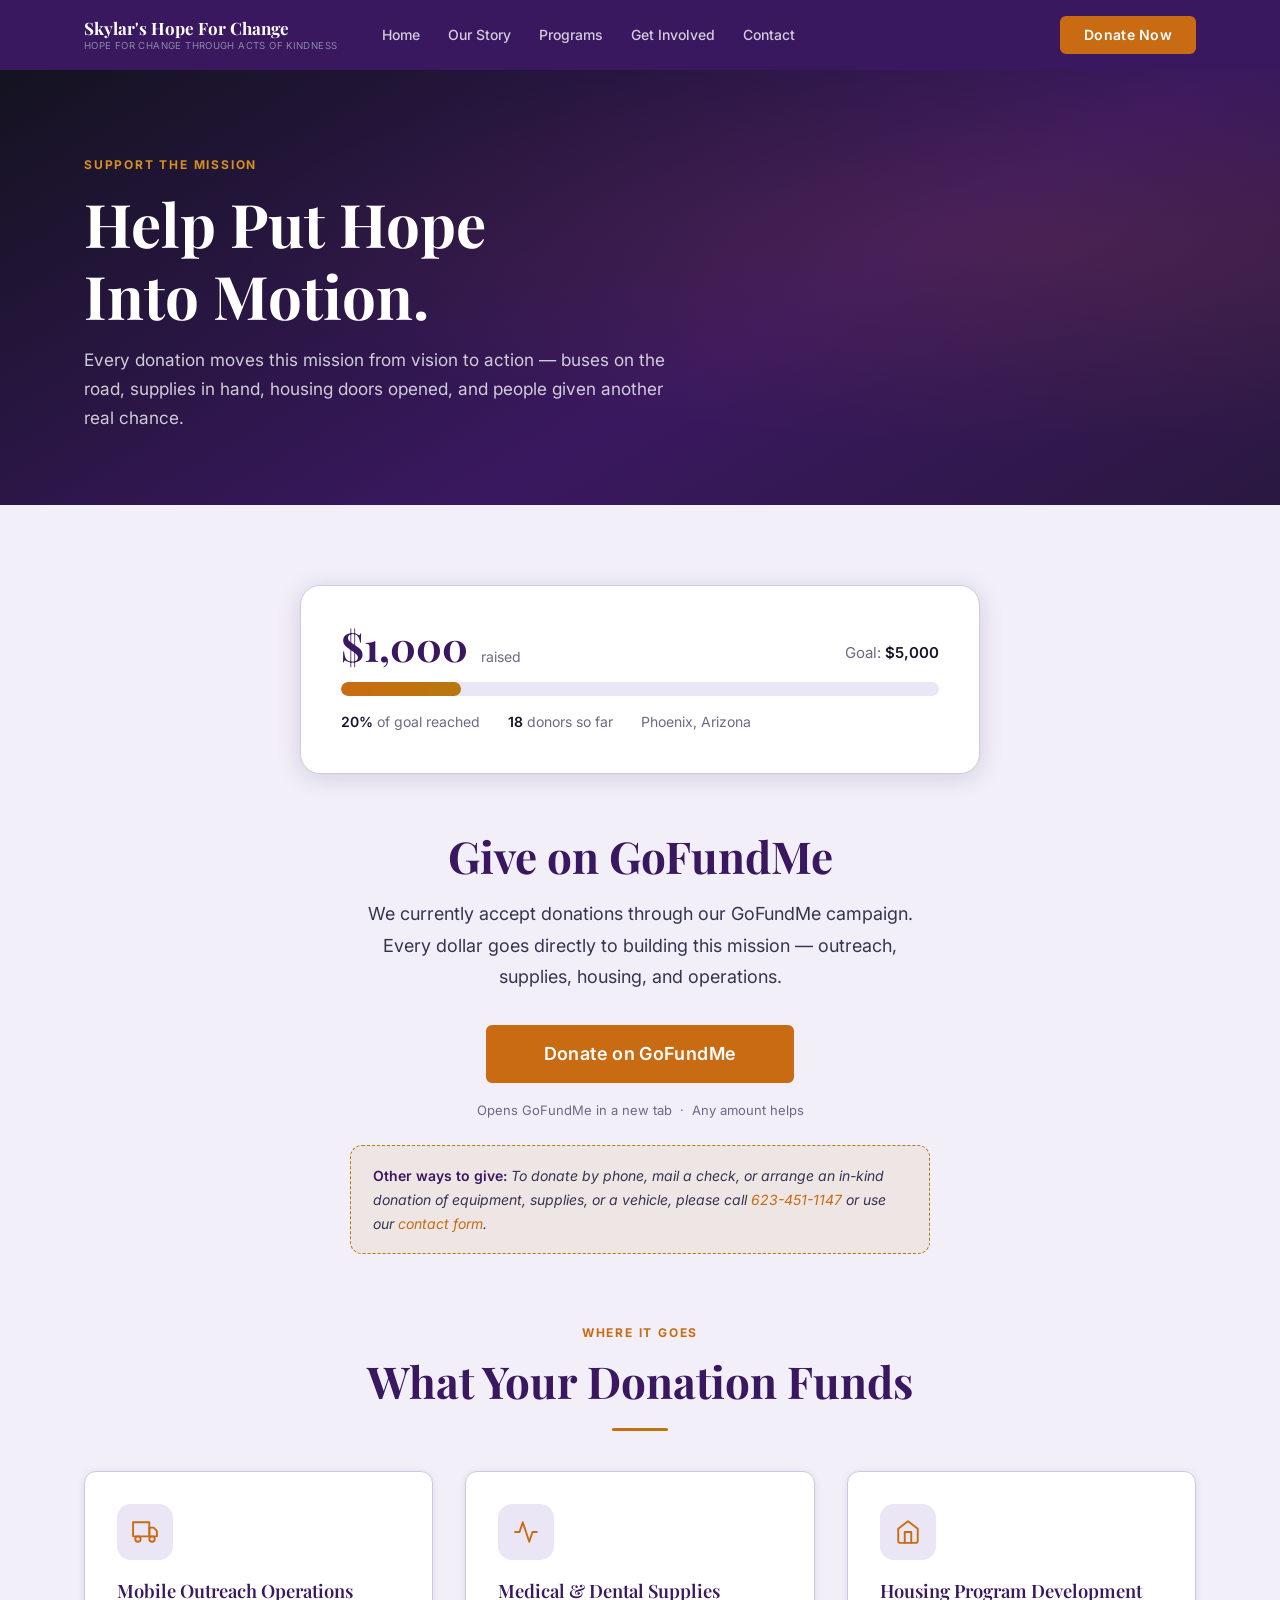
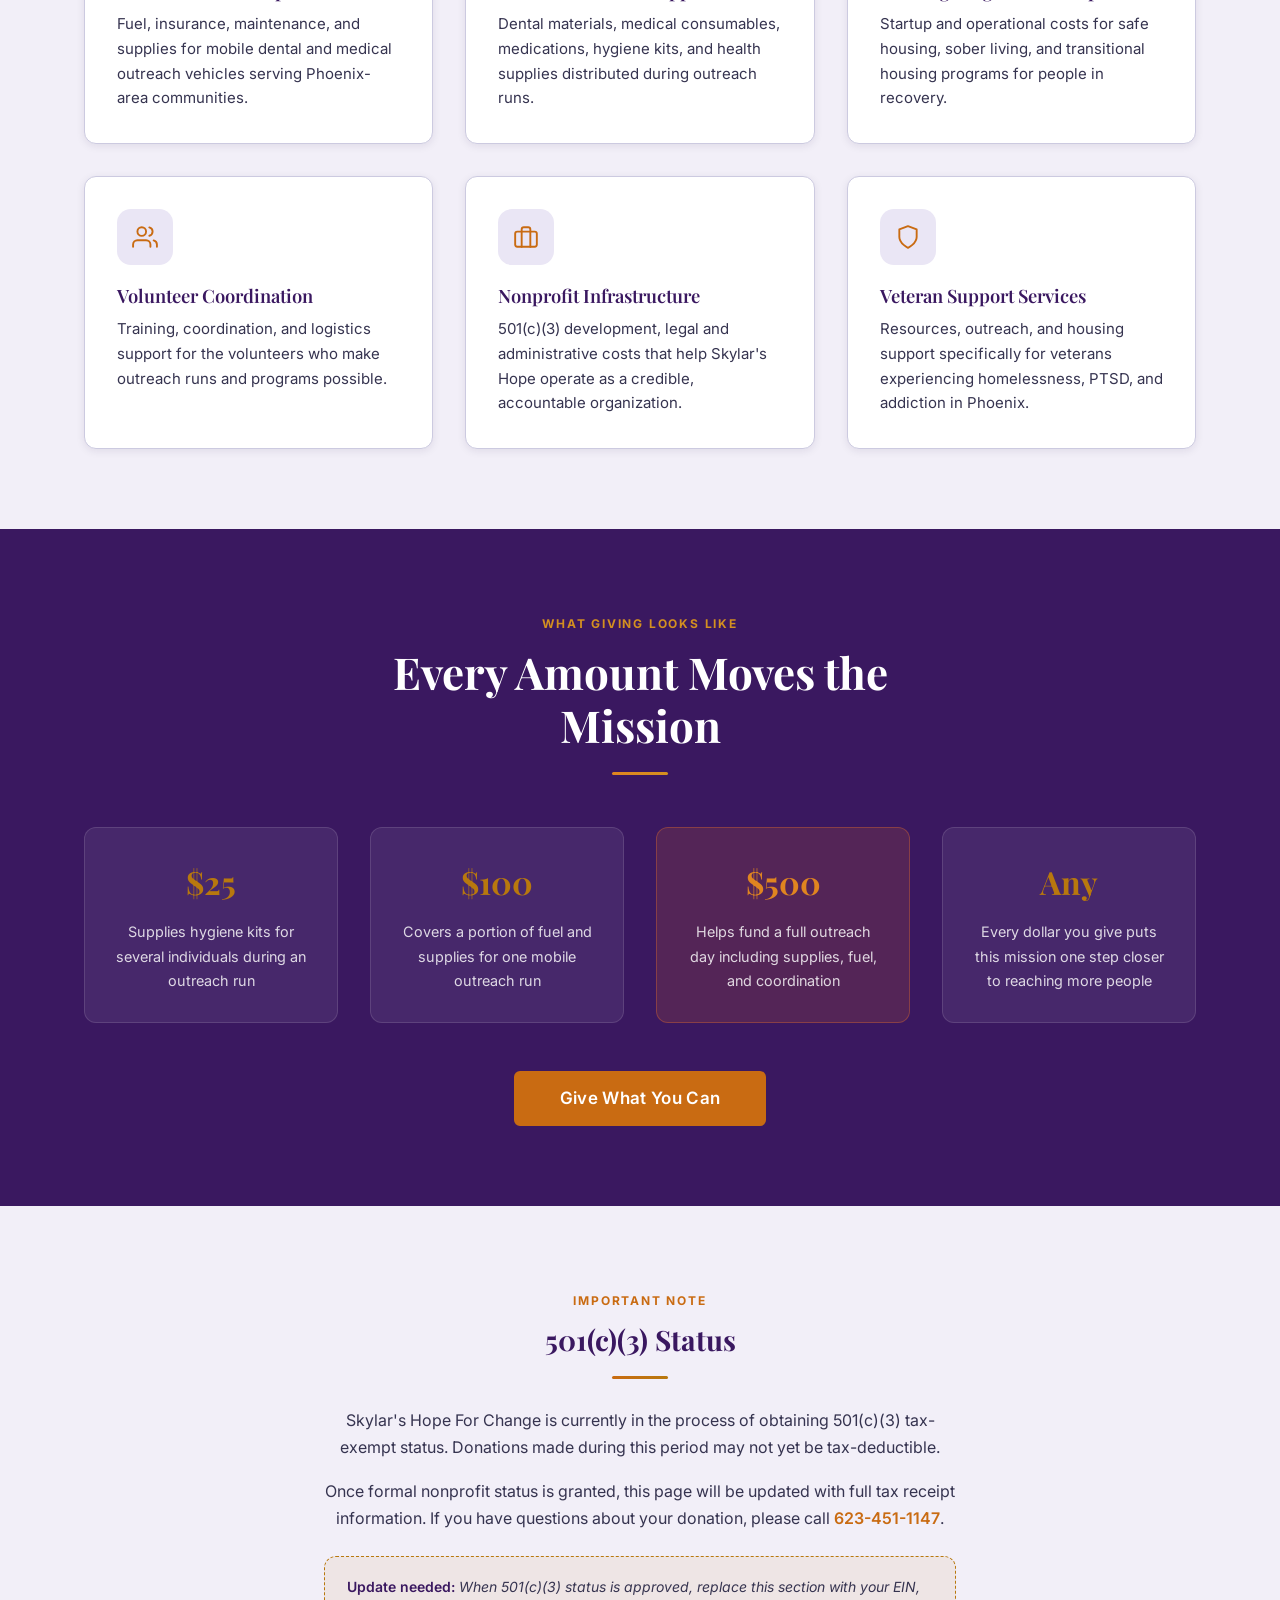
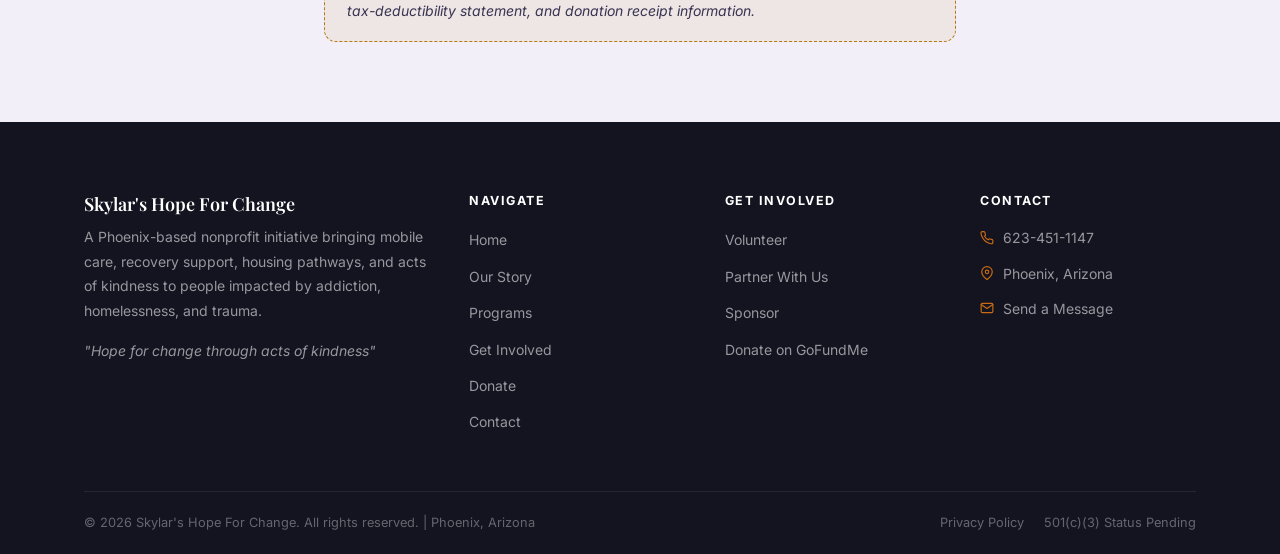
<file: donate.html>
<!DOCTYPE html>
<html lang="en">
<head>
  <meta charset="UTF-8" />
  <meta name="viewport" content="width=device-width, initial-scale=1.0" />
  <meta name="description" content="Donate to Skylar's Hope For Change — support mobile dental and medical outreach, addiction recovery, transitional housing, and veteran support in Phoenix, Arizona." />
  <title>Donate | Skylar's Hope For Change</title>
  <link rel="stylesheet" href="style.css" />
  <link rel="preconnect" href="https://fonts.googleapis.com" />
  <link rel="preconnect" href="https://fonts.gstatic.com" crossorigin />
</head>
<body>

  <a class="skip-link" href="#main-content">Skip to main content</a>

  <!-- ══ NAVIGATION ══════════════════════════════════ -->
  <nav class="nav" role="navigation" aria-label="Main navigation">
    <div class="nav-inner">
      <a href="index.html" class="nav-logo" aria-label="Skylar's Hope For Change — Home">
        <span class="nav-logo-name">Skylar's Hope For Change</span>
        <span class="nav-logo-tag">Hope for change through acts of kindness</span>
      </a>
      <div class="nav-links">
        <a href="index.html">Home</a>
        <a href="about.html">Our Story</a>
        <a href="programs.html">Programs</a>
        <a href="get-involved.html">Get Involved</a>
        <a href="contact.html">Contact</a>
      </div>
      <div class="nav-cta">
        <a href="https://gofund.me/284ebbb2e" target="_blank" rel="noopener noreferrer" class="btn btn-primary">Donate Now</a>
      </div>
      <button class="nav-hamburger" aria-label="Toggle navigation menu" aria-expanded="false" aria-controls="nav-mobile">
        <span></span><span></span><span></span>
      </button>
    </div>
    <div class="nav-mobile" id="nav-mobile">
      <a href="index.html">Home</a>
      <a href="about.html">Our Story</a>
      <a href="programs.html">Programs</a>
      <a href="get-involved.html">Get Involved</a>
      <a href="https://gofund.me/284ebbb2e" target="_blank" rel="noopener">Donate on GoFundMe</a>
      <a href="contact.html">Contact</a>
    </div>
  </nav>

  <main id="main-content">

    <!-- ══ PAGE HERO ══════════════════════════════════ -->
    <section class="page-hero" aria-label="Donate">
      <div class="container">
        <div class="page-hero-content">
          <span class="section-label">Support the Mission</span>
          <h1>Help Put Hope<br>Into Motion.</h1>
          <p>
            Every donation moves this mission from vision to action — buses on the road,
            supplies in hand, housing doors opened, and people given another real chance.
          </p>
        </div>
      </div>
    </section>

    <!-- ══ PROGRESS + DONATE CTA ══════════════════════ -->
    <section class="section" aria-labelledby="donate-section-heading">
      <div class="container">

        <h2 id="donate-section-heading" class="sr-only">Donation progress and how to give</h2>

        <!-- GoFundMe Progress -->
        <div class="progress-card fade-up" role="region" aria-label="GoFundMe campaign progress">
          <div class="progress-top">
            <div>
              <div class="progress-raised">
                $1,000
                <span class="progress-raised-label">raised</span>
              </div>
            </div>
            <div class="progress-goal-text">
              Goal: <strong>$5,000</strong>
            </div>
          </div>
          <div class="progress-track" role="progressbar" aria-valuenow="20" aria-valuemin="0" aria-valuemax="100" aria-label="20% of goal reached">
            <div class="progress-fill" data-percent="20"></div>
          </div>
          <div class="progress-meta">
            <span><strong>20%</strong> of goal reached</span>
            <span><strong>18</strong> donors so far</span>
            <span>Phoenix, Arizona</span>
          </div>
        </div>

        <!-- Donate CTA Card -->
        <div class="fade-up" style="text-align: center; max-width: 580px; margin: 0 auto 64px;">
          <h2 style="margin-bottom: 16px;">Give on GoFundMe</h2>
          <p class="section-intro" style="margin: 0 auto 32px;">
            We currently accept donations through our GoFundMe campaign. Every dollar goes
            directly to building this mission — outreach, supplies, housing, and operations.
          </p>
          <a href="https://gofund.me/284ebbb2e" target="_blank" rel="noopener noreferrer"
             class="btn btn-primary btn-lg" style="font-size: 1.125rem; padding: 18px 56px;">
            Donate on GoFundMe
          </a>
          <p style="font-size: 0.8125rem; color: var(--text-light); margin-top: 16px;">
            Opens GoFundMe in a new tab &nbsp;·&nbsp; Any amount helps
          </p>
          <div class="placeholder-box" style="text-align: left; margin-top: 24px;">
            <p>
              <strong>Other ways to give:</strong> To donate by phone, mail a check, or
              arrange an in-kind donation of equipment, supplies, or a vehicle, please
              call <a href="tel:+16234511147" style="color: var(--orange);">623-451-1147</a>
              or use our <a href="contact.html" style="color: var(--orange);">contact form</a>.
            </p>
          </div>
        </div>

        <!-- What donations fund -->
        <div class="text-center fade-up" style="margin-bottom: 40px;">
          <span class="section-label">Where It Goes</span>
          <h2 class="section-title">What Your Donation Funds</h2>
          <div class="divider divider-center"></div>
        </div>

        <div class="grid-3 fade-up">
          <div class="card">
            <div class="card-icon" aria-hidden="true">
              <svg viewBox="0 0 24 24" stroke-linecap="round" stroke-linejoin="round"><path d="M1 3h15v13H1z"/><path d="M16 8h4l3 3v5h-7V8z"/><circle cx="5.5" cy="18.5" r="2.5"/><circle cx="18.5" cy="18.5" r="2.5"/></svg>
            </div>
            <h3>Mobile Outreach Operations</h3>
            <p>Fuel, insurance, maintenance, and supplies for mobile dental and medical outreach vehicles serving Phoenix-area communities.</p>
          </div>

          <div class="card">
            <div class="card-icon" aria-hidden="true">
              <svg viewBox="0 0 24 24" stroke-linecap="round" stroke-linejoin="round"><path d="M22 12h-4l-3 9L9 3l-3 9H2"/></svg>
            </div>
            <h3>Medical &amp; Dental Supplies</h3>
            <p>Dental materials, medical consumables, medications, hygiene kits, and health supplies distributed during outreach runs.</p>
          </div>

          <div class="card">
            <div class="card-icon" aria-hidden="true">
              <svg viewBox="0 0 24 24" stroke-linecap="round" stroke-linejoin="round"><path d="M3 9l9-7 9 7v11a2 2 0 0 1-2 2H5a2 2 0 0 1-2-2z"/><polyline points="9 22 9 12 15 12 15 22"/></svg>
            </div>
            <h3>Housing Program Development</h3>
            <p>Startup and operational costs for safe housing, sober living, and transitional housing programs for people in recovery.</p>
          </div>

          <div class="card">
            <div class="card-icon" aria-hidden="true">
              <svg viewBox="0 0 24 24" stroke-linecap="round" stroke-linejoin="round"><path d="M17 21v-2a4 4 0 0 0-4-4H5a4 4 0 0 0-4 4v2"/><circle cx="9" cy="7" r="4"/><path d="M23 21v-2a4 4 0 0 0-3-3.87"/><path d="M16 3.13a4 4 0 0 1 0 7.75"/></svg>
            </div>
            <h3>Volunteer Coordination</h3>
            <p>Training, coordination, and logistics support for the volunteers who make outreach runs and programs possible.</p>
          </div>

          <div class="card">
            <div class="card-icon" aria-hidden="true">
              <svg viewBox="0 0 24 24" stroke-linecap="round" stroke-linejoin="round"><rect x="2" y="7" width="20" height="14" rx="2" ry="2"/><path d="M16 21V5a2 2 0 0 0-2-2h-4a2 2 0 0 0-2 2v16"/></svg>
            </div>
            <h3>Nonprofit Infrastructure</h3>
            <p>501(c)(3) development, legal and administrative costs that help Skylar's Hope operate as a credible, accountable organization.</p>
          </div>

          <div class="card">
            <div class="card-icon" aria-hidden="true">
              <svg viewBox="0 0 24 24" stroke-linecap="round" stroke-linejoin="round"><path d="M12 22s8-4 8-10V5l-8-3-8 3v7c0 6 8 10 8 10z"/></svg>
            </div>
            <h3>Veteran Support Services</h3>
            <p>Resources, outreach, and housing support specifically for veterans experiencing homelessness, PTSD, and addiction in Phoenix.</p>
          </div>
        </div>

      </div>
    </section>

    <!-- ══ WHAT AMOUNTS DO ════════════════════════════ -->
    <section class="section bg-navy on-dark" aria-labelledby="amounts-heading">
      <div class="container">
        <div class="text-center fade-up" style="max-width: 580px; margin: 0 auto 52px;">
          <span class="section-label">What Giving Looks Like</span>
          <h2 id="amounts-heading" class="section-title">Every Amount Moves the Mission</h2>
          <div class="divider divider-center"></div>
        </div>
        <div class="grid-4 fade-up">
          <div style="background: rgba(255,255,255,0.07); border: 1px solid rgba(255,255,255,0.12); border-radius: var(--radius); padding: 28px; text-align: center;">
            <div style="font-family: var(--font-heading); font-size: 2rem; font-weight: 700; color: var(--gold); margin-bottom: 12px;">$25</div>
            <p style="font-size: 0.9rem;">Supplies hygiene kits for several individuals during an outreach run</p>
          </div>
          <div style="background: rgba(255,255,255,0.07); border: 1px solid rgba(255,255,255,0.12); border-radius: var(--radius); padding: 28px; text-align: center;">
            <div style="font-family: var(--font-heading); font-size: 2rem; font-weight: 700; color: var(--gold); margin-bottom: 12px;">$100</div>
            <p style="font-size: 0.9rem;">Covers a portion of fuel and supplies for one mobile outreach run</p>
          </div>
          <div style="background: rgba(232,113,42,0.15); border: 1.5px solid rgba(232,113,42,0.35); border-radius: var(--radius); padding: 28px; text-align: center;">
            <div style="font-family: var(--font-heading); font-size: 2rem; font-weight: 700; color: var(--orange-light); margin-bottom: 12px;">$500</div>
            <p style="font-size: 0.9rem;">Helps fund a full outreach day including supplies, fuel, and coordination</p>
          </div>
          <div style="background: rgba(255,255,255,0.07); border: 1px solid rgba(255,255,255,0.12); border-radius: var(--radius); padding: 28px; text-align: center;">
            <div style="font-family: var(--font-heading); font-size: 2rem; font-weight: 700; color: var(--gold); margin-bottom: 12px;">Any</div>
            <p style="font-size: 0.9rem;">Every dollar you give puts this mission one step closer to reaching more people</p>
          </div>
        </div>
        <div class="text-center mt-6 fade-up">
          <a href="https://gofund.me/284ebbb2e" target="_blank" rel="noopener noreferrer" class="btn btn-primary btn-lg">Give What You Can</a>
        </div>
      </div>
    </section>

    <!-- ══ TAX / 501c3 NOTE ══════════════════════════ -->
    <section class="section bg-off-white" aria-label="Tax information">
      <div class="container" style="max-width: 680px; text-align: center;">
        <div class="fade-up">
          <span class="section-label">Important Note</span>
          <h2 class="section-title" style="font-size: 1.75rem;">501(c)(3) Status</h2>
          <div class="divider divider-center"></div>
          <p>
            Skylar's Hope For Change is currently in the process of obtaining 501(c)(3)
            tax-exempt status. Donations made during this period may not yet be tax-deductible.
          </p>
          <p>
            Once formal nonprofit status is granted, this page will be updated with full
            tax receipt information. If you have questions about your donation, please
            call <a href="tel:+16234511147" style="color: var(--orange); font-weight: 600;">623-451-1147</a>.
          </p>
          <div class="placeholder-box" style="text-align: left; margin-top: 24px;">
            <p>
              <strong>Update needed:</strong> When 501(c)(3) status is approved, replace this
              section with your EIN, tax-deductibility statement, and donation receipt information.
            </p>
          </div>
        </div>
      </div>
    </section>

  </main>

  <!-- ══ FOOTER ══════════════════════════════════════ -->
  <footer class="footer" role="contentinfo">
    <div class="container">
      <div class="footer-grid">
        <div class="footer-brand">
          <h3>Skylar's Hope For Change</h3>
          <p>A Phoenix-based nonprofit initiative bringing mobile care, recovery support, housing pathways, and acts of kindness to people impacted by addiction, homelessness, and trauma.</p>
          <p class="footer-tagline">"Hope for change through acts of kindness"</p>
        </div>
        <div class="footer-col">
          <h4>Navigate</h4>
          <ul>
            <li><a href="index.html">Home</a></li>
            <li><a href="about.html">Our Story</a></li>
            <li><a href="programs.html">Programs</a></li>
            <li><a href="get-involved.html">Get Involved</a></li>
            <li><a href="donate.html">Donate</a></li>
            <li><a href="contact.html">Contact</a></li>
          </ul>
        </div>
        <div class="footer-col">
          <h4>Get Involved</h4>
          <ul>
            <li><a href="get-involved.html#volunteer">Volunteer</a></li>
            <li><a href="get-involved.html#partner">Partner With Us</a></li>
            <li><a href="get-involved.html#sponsor">Sponsor</a></li>
            <li><a href="https://gofund.me/284ebbb2e" target="_blank" rel="noopener">Donate on GoFundMe</a></li>
          </ul>
        </div>
        <div class="footer-col">
          <h4>Contact</h4>
          <div class="footer-contact-row">
            <svg viewBox="0 0 24 24"><path d="M22 16.92v3a2 2 0 0 1-2.18 2 19.79 19.79 0 0 1-8.63-3.07A19.5 19.5 0 0 1 4.69 12 19.79 19.79 0 0 1 1.61 3.42 2 2 0 0 1 3.6 1.21h3a2 2 0 0 1 2 1.72 12.84 12.84 0 0 0 .7 2.81 2 2 0 0 1-.45 2.11L7.91 8.91a16 16 0 0 0 6.18 6.18l.91-.91a2 2 0 0 1 2.11-.45 12.84 12.84 0 0 0 2.81.7A2 2 0 0 1 22 16.92z"/></svg>
            <a href="tel:+16234511147">623-451-1147</a>
          </div>
          <div class="footer-contact-row">
            <svg viewBox="0 0 24 24"><path d="M21 10c0 7-9 13-9 13s-9-6-9-13a9 9 0 0 1 18 0z"/><circle cx="12" cy="10" r="3"/></svg>
            Phoenix, Arizona
          </div>
          <div class="footer-contact-row">
            <svg viewBox="0 0 24 24"><path d="M4 4h16c1.1 0 2 .9 2 2v12c0 1.1-.9 2-2 2H4c-1.1 0-2-.9-2-2V6c0-1.1.9-2 2-2z"/><polyline points="22,6 12,13 2,6"/></svg>
            <a href="contact.html">Send a Message</a>
          </div>
        </div>
      </div>
      <div class="footer-bottom">
        <p>&copy; 2026 Skylar's Hope For Change. All rights reserved. | Phoenix, Arizona</p>
        <div class="footer-bottom-links">
          <a href="#">Privacy Policy</a>
          <a href="#">501(c)(3) Status Pending</a>
        </div>
      </div>
    </div>
  </footer>

  <script src="script.js"></script>
</body>
</html>
</file>
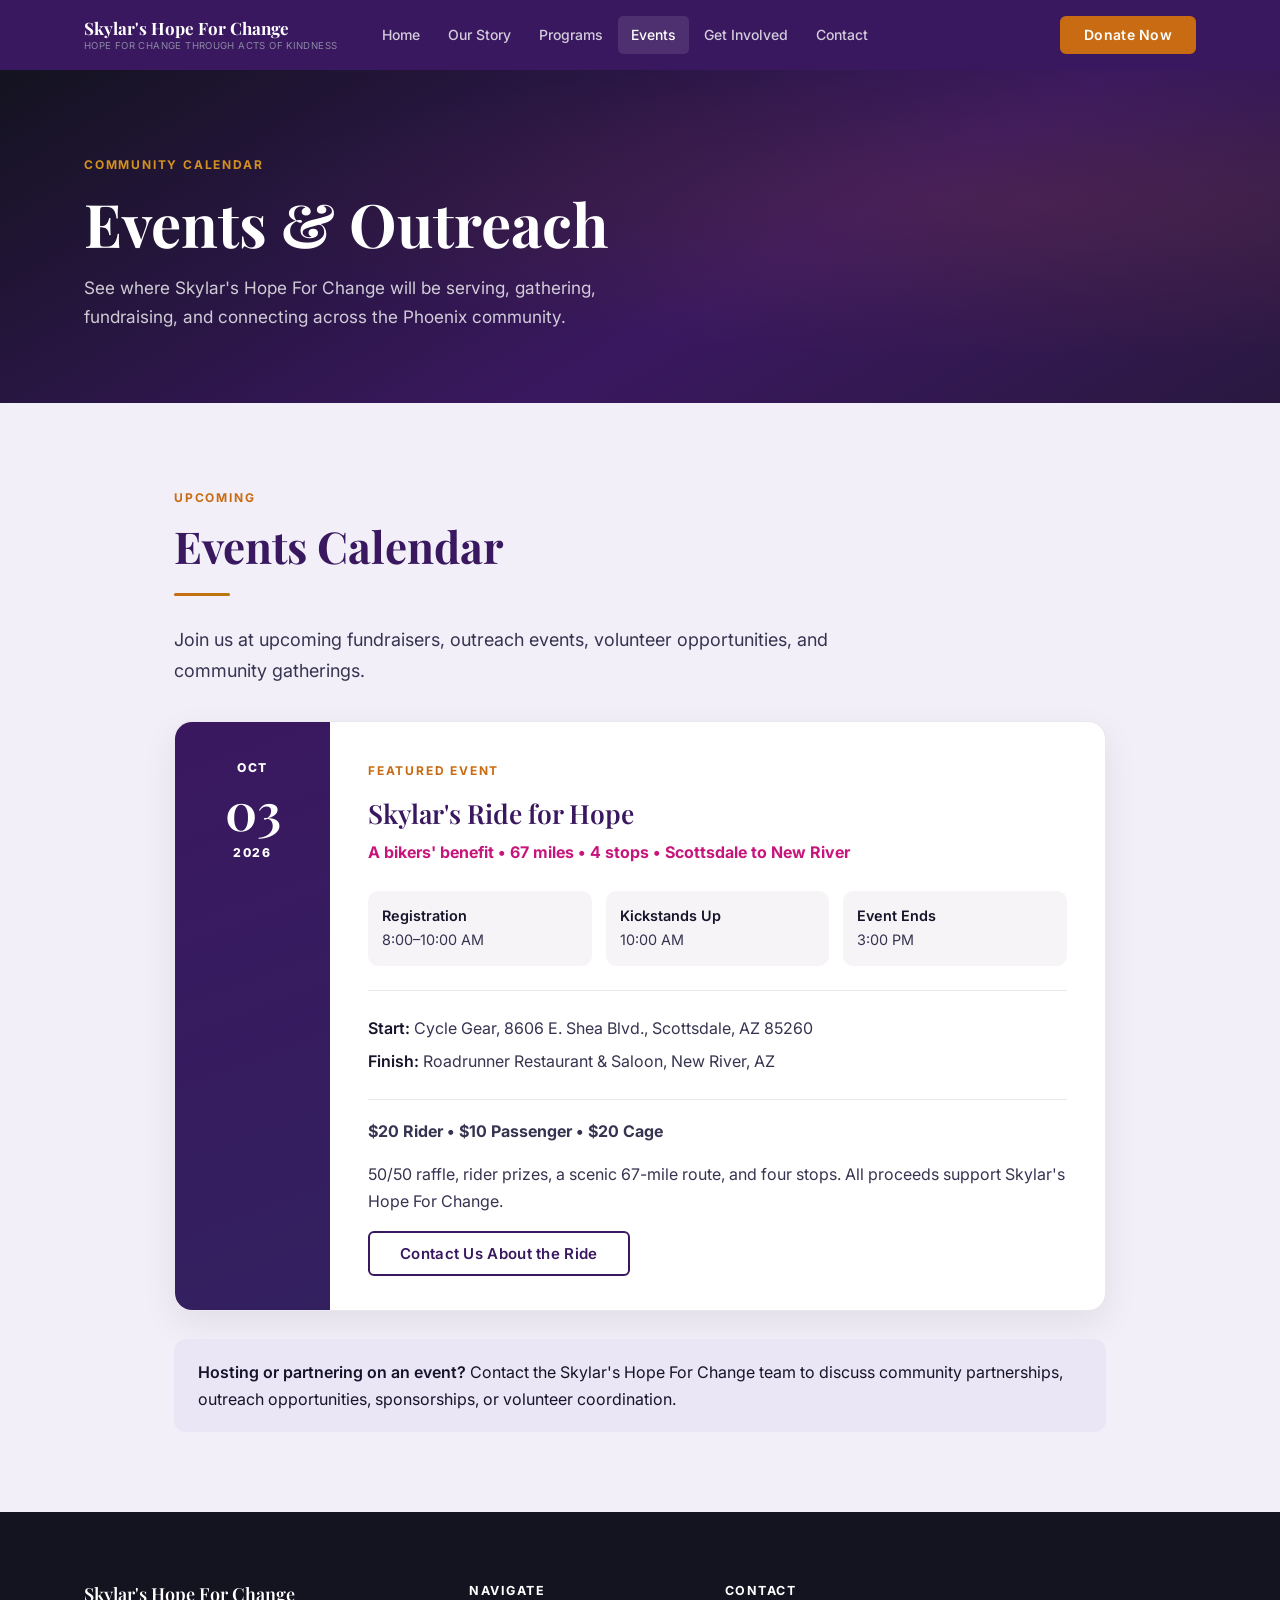
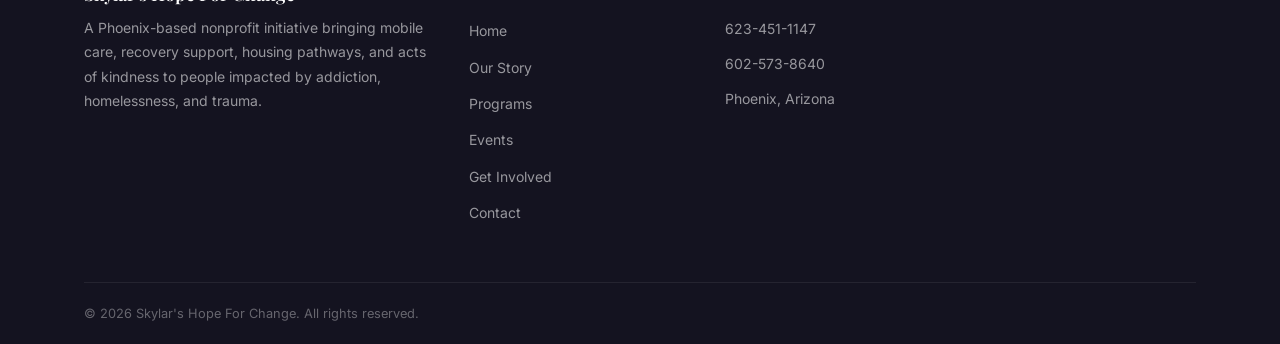
<file: events.html>
<!DOCTYPE html>
<html lang="en"><head><meta charset="UTF-8"><meta name="viewport" content="width=device-width,initial-scale=1.0"><meta name="description" content="Upcoming events, outreach activities, volunteer opportunities, and community gatherings from Skylar's Hope For Change in Phoenix, Arizona."><title>Events | Skylar's Hope For Change</title><link rel="stylesheet" href="style.css"><style>.events-shell{max-width:980px;margin:auto}.calendar-card{background:#fff;border:1px solid rgba(58,24,96,.1);border-radius:18px;overflow:hidden;box-shadow:0 12px 34px rgba(37,20,55,.08);margin-top:34px}.calendar-status{display:grid;grid-template-columns:155px 1fr;align-items:stretch}.calendar-icon{background:linear-gradient(160deg,var(--navy),#33205f);color:#fff;display:flex;flex-direction:column;align-items:center;justify-content:flex-start;padding:36px 20px;min-height:100%}.calendar-icon strong{font-family:var(--font-heading);font-size:3.2rem;line-height:1;margin:7px 0;color:#fff}.calendar-icon span{font-size:.76rem;font-weight:800;letter-spacing:.16em;text-transform:uppercase;color:#fff}.event-content{padding:34px 38px}.event-content h3{font-size:1.65rem;margin:5px 0 10px}.event-route{color:#c7157b;font-weight:700}.event-meta{display:grid;grid-template-columns:repeat(3,1fr);gap:14px;margin:24px 0}.event-meta p{margin:0;padding:13px 14px;background:#f7f4f8;border-radius:10px;font-size:.9rem}.event-locations{padding:18px 0;border-top:1px solid rgba(58,24,96,.1);border-bottom:1px solid rgba(58,24,96,.1);margin-bottom:18px}.event-locations p{margin:6px 0}.ride-fees{font-weight:700}.events-note{margin-top:28px;padding:20px 24px;background:var(--sand-light);border-radius:12px}@media(max-width:700px){.calendar-status{grid-template-columns:1fr}.calendar-icon{min-height:auto;padding:18px;flex-direction:row;gap:8px;justify-content:center}.calendar-icon strong{font-size:1.6rem;margin:0}.event-content{padding:26px 22px}.event-meta{grid-template-columns:1fr}}</style></head><body><a class="skip-link" href="#main-content">Skip to main content</a><nav class="nav"><div class="nav-inner"><a href="index.html" class="nav-logo"><span class="nav-logo-name">Skylar's Hope For Change</span><span class="nav-logo-tag">Hope for change through acts of kindness</span></a><div class="nav-links"><a href="index.html">Home</a><a href="about.html">Our Story</a><a href="programs.html">Programs</a><a href="events.html" class="active">Events</a><a href="get-involved.html">Get Involved</a><a href="contact.html">Contact</a></div><div class="nav-cta"><a href="donate.html" class="btn btn-primary">Donate Now</a></div><button class="nav-hamburger" aria-label="Toggle navigation menu" aria-expanded="false" aria-controls="nav-mobile"><span></span><span></span><span></span></button></div><div class="nav-mobile" id="nav-mobile"><a href="index.html">Home</a><a href="about.html">Our Story</a><a href="programs.html">Programs</a><a href="events.html">Events</a><a href="get-involved.html">Get Involved</a><a href="donate.html">Donate Now</a><a href="contact.html">Contact</a></div></nav><main id="main-content"><section class="page-hero"><div class="container"><div class="page-hero-content"><span class="section-label">Community Calendar</span><h1>Events &amp; Outreach</h1><p>See where Skylar's Hope For Change will be serving, gathering, fundraising, and connecting across the Phoenix community.</p></div></div></section><section class="section"><div class="container events-shell"><span class="section-label">Upcoming</span><h2 class="section-title">Events Calendar</h2><div class="divider"></div><p class="section-intro">Join us at upcoming fundraisers, outreach events, volunteer opportunities, and community gatherings.</p><article class="calendar-card"><div class="calendar-status"><div class="calendar-icon"><span>Oct</span><strong>03</strong><span>2026</span></div><div class="event-content"><span class="section-label">Featured Event</span><h3>Skylar's Ride for Hope</h3><p class="event-route">A bikers' benefit &bull; 67 miles &bull; 4 stops &bull; Scottsdale to New River</p><div class="event-meta"><p><strong>Registration</strong><br>8:00–10:00 AM</p><p><strong>Kickstands Up</strong><br>10:00 AM</p><p><strong>Event Ends</strong><br>3:00 PM</p></div><div class="event-locations"><p><strong>Start:</strong> Cycle Gear, 8606 E. Shea Blvd., Scottsdale, AZ 85260</p><p><strong>Finish:</strong> Roadrunner Restaurant &amp; Saloon, New River, AZ</p></div><p class="ride-fees">$20 Rider &bull; $10 Passenger &bull; $20 Cage</p><p>50/50 raffle, rider prizes, a scenic 67-mile route, and four stops. All proceeds support Skylar's Hope For Change.</p><a href="contact.html" class="btn btn-outline-navy">Contact Us About the Ride</a></div></div></article><div class="events-note"><strong>Hosting or partnering on an event?</strong> Contact the Skylar's Hope For Change team to discuss community partnerships, outreach opportunities, sponsorships, or volunteer coordination.</div></div></section></main><footer class="footer"><div class="container"><div class="footer-grid"><div class="footer-brand"><h3>Skylar's Hope For Change</h3><p>A Phoenix-based nonprofit initiative bringing mobile care, recovery support, housing pathways, and acts of kindness to people impacted by addiction, homelessness, and trauma.</p></div><div class="footer-col"><h4>Navigate</h4><ul><li><a href="index.html">Home</a></li><li><a href="about.html">Our Story</a></li><li><a href="programs.html">Programs</a></li><li><a href="events.html">Events</a></li><li><a href="get-involved.html">Get Involved</a></li><li><a href="contact.html">Contact</a></li></ul></div><div class="footer-col"><h4>Contact</h4><div class="footer-contact-row"><a href="tel:+16234511147">623-451-1147</a></div><div class="footer-contact-row"><a href="tel:+16025738640">602-573-8640</a></div><div class="footer-contact-row">Phoenix, Arizona</div></div></div><div class="footer-bottom"><p>&copy; 2026 Skylar's Hope For Change. All rights reserved.</p></div></div></footer><script src="script.js"></script></body></html>
</file>
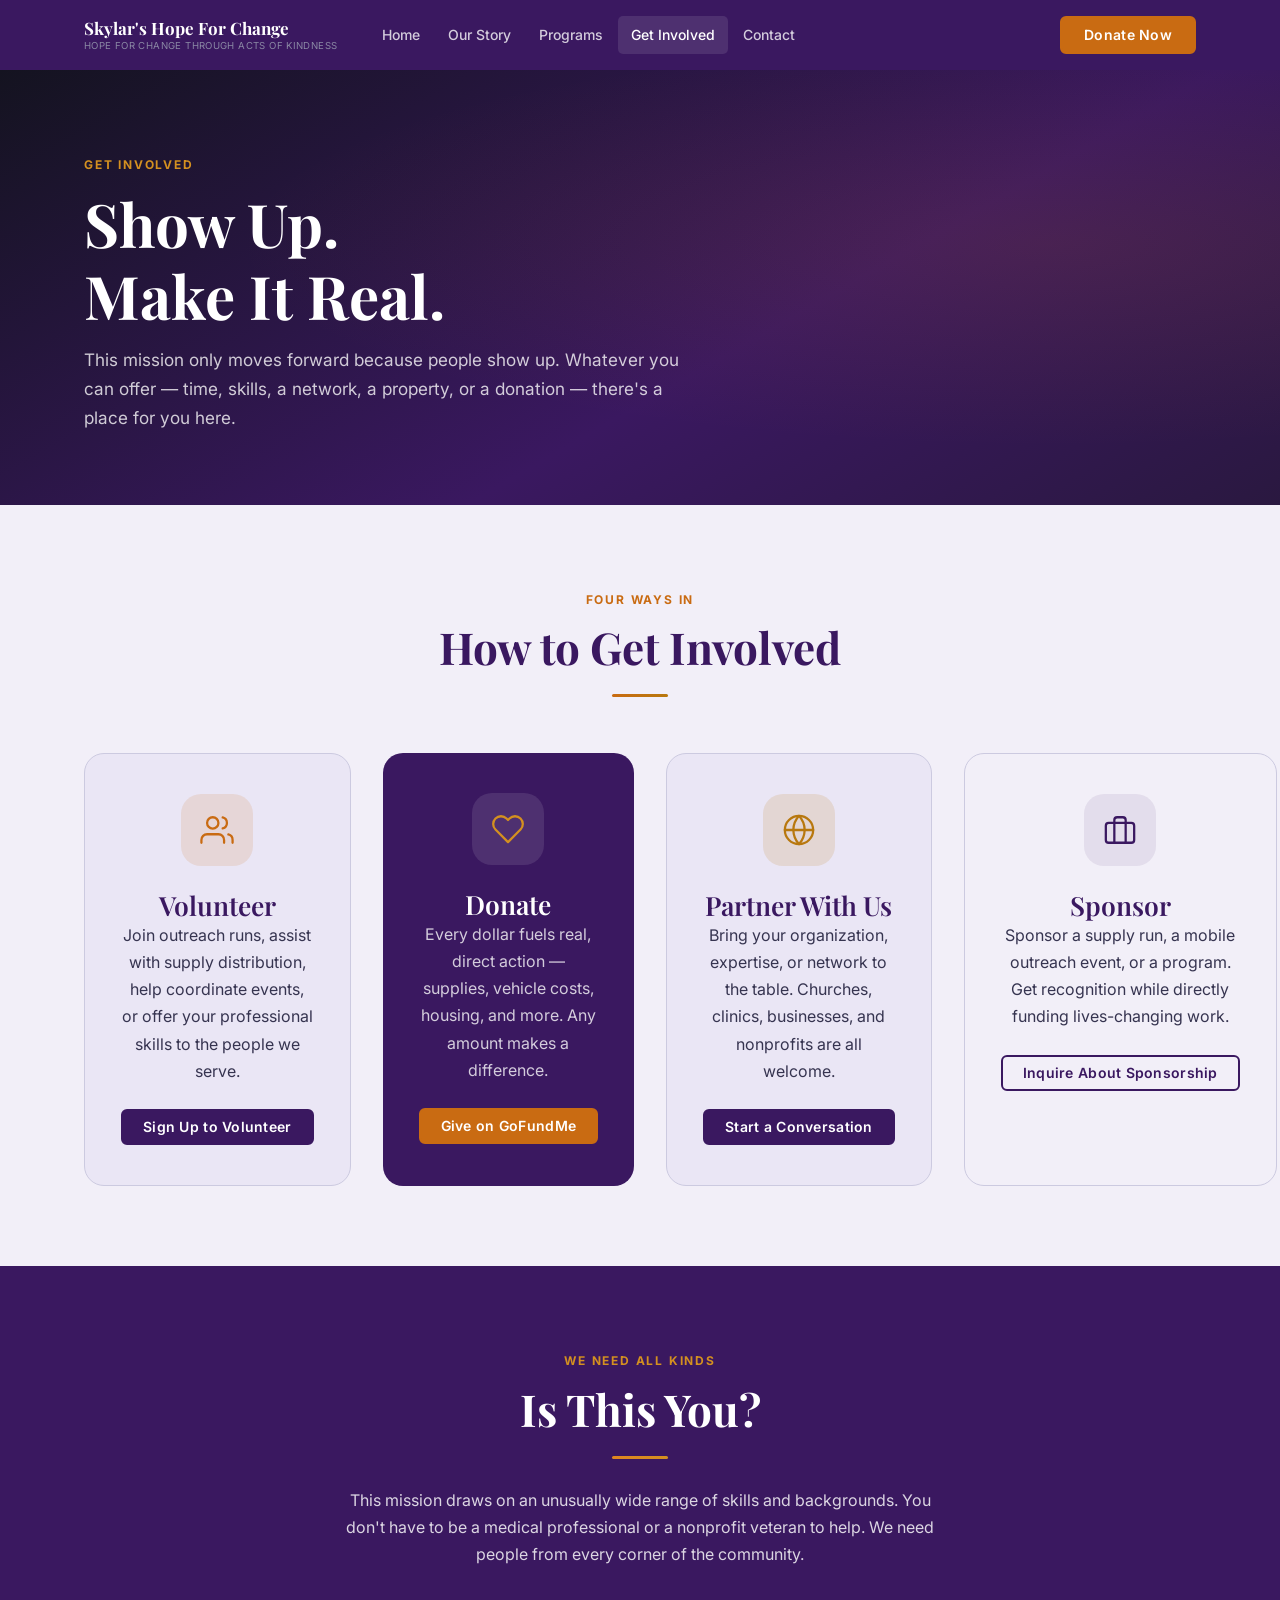
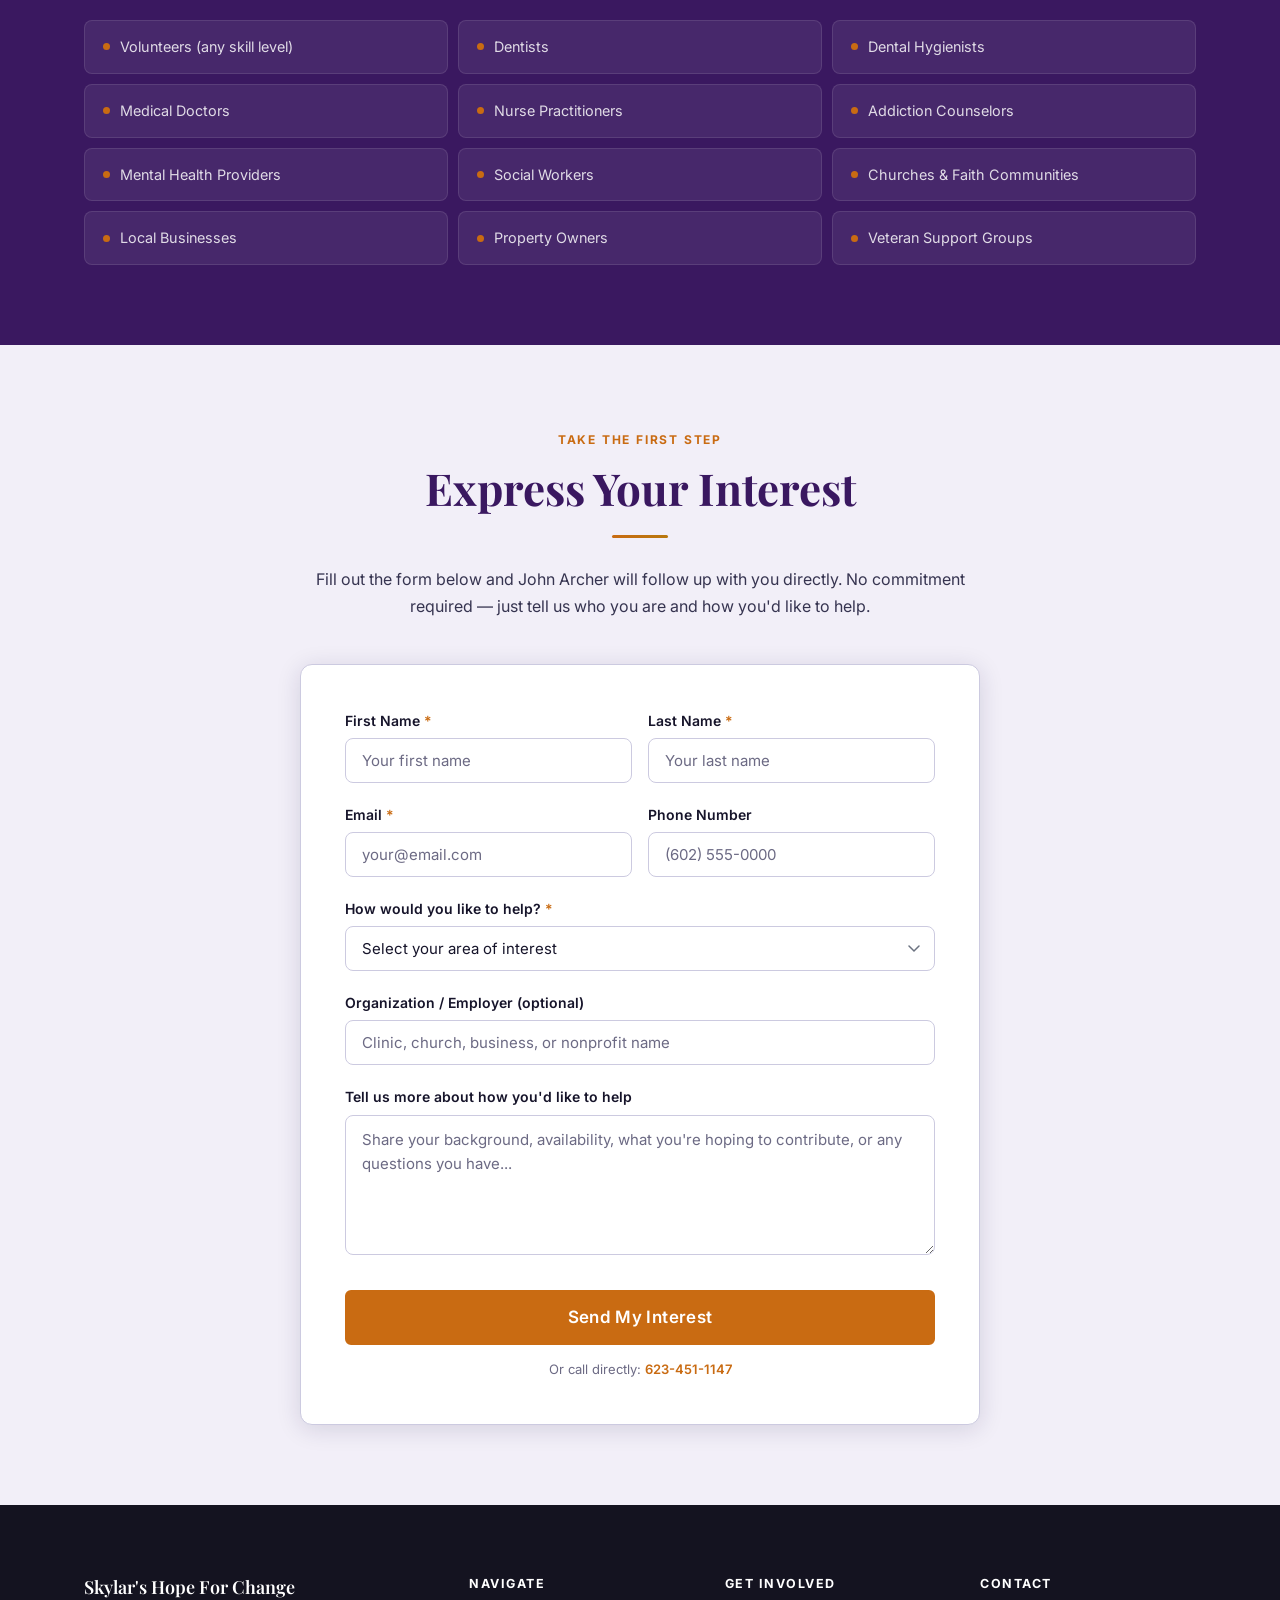
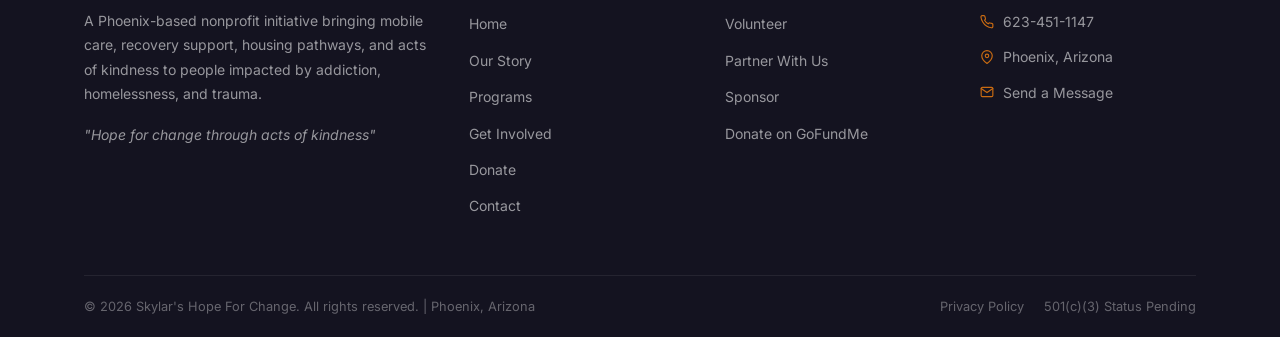
<file: get-involved.html>
<!DOCTYPE html>
<html lang="en">
<head>
  <meta charset="UTF-8" />
  <meta name="viewport" content="width=device-width, initial-scale=1.0" />
  <meta name="description" content="Get Involved with Skylar's Hope For Change — volunteer, donate, partner, or sponsor. Dentists, medical professionals, counselors, businesses, and community members needed in Phoenix, Arizona." />
  <title>Get Involved | Skylar's Hope For Change</title>
  <link rel="stylesheet" href="style.css" />
  <link rel="preconnect" href="https://fonts.googleapis.com" />
  <link rel="preconnect" href="https://fonts.gstatic.com" crossorigin />
</head>
<body>

  <a class="skip-link" href="#main-content">Skip to main content</a>

  <!-- ══ NAVIGATION ══════════════════════════════════ -->
  <nav class="nav" role="navigation" aria-label="Main navigation">
    <div class="nav-inner">
      <a href="index.html" class="nav-logo" aria-label="Skylar's Hope For Change — Home">
        <span class="nav-logo-name">Skylar's Hope For Change</span>
        <span class="nav-logo-tag">Hope for change through acts of kindness</span>
      </a>
      <div class="nav-links">
        <a href="index.html">Home</a>
        <a href="about.html">Our Story</a>
        <a href="programs.html">Programs</a>
        <a href="get-involved.html" class="active">Get Involved</a>
        <a href="contact.html">Contact</a>
      </div>
      <div class="nav-cta">
        <a href="donate.html" class="btn btn-primary">Donate Now</a>
      </div>
      <button class="nav-hamburger" aria-label="Toggle navigation menu" aria-expanded="false" aria-controls="nav-mobile">
        <span></span><span></span><span></span>
      </button>
    </div>
    <div class="nav-mobile" id="nav-mobile">
      <a href="index.html">Home</a>
      <a href="about.html">Our Story</a>
      <a href="programs.html">Programs</a>
      <a href="get-involved.html">Get Involved</a>
      <a href="donate.html">Donate Now</a>
      <a href="contact.html">Contact</a>
    </div>
  </nav>

  <main id="main-content">

    <!-- ══ PAGE HERO ══════════════════════════════════ -->
    <section class="page-hero" aria-label="Get Involved">
      <div class="container">
        <div class="page-hero-content">
          <span class="section-label">Get Involved</span>
          <h1>Show Up.<br>Make It Real.</h1>
          <p>
            This mission only moves forward because people show up. Whatever you can offer —
            time, skills, a network, a property, or a donation — there's a place for you here.
          </p>
        </div>
      </div>
    </section>

    <!-- ══ 4 WAYS TO GET INVOLVED ════════════════════ -->
    <section class="section" aria-labelledby="ways-heading">
      <div class="container">
        <div class="text-center fade-up" style="max-width: 600px; margin: 0 auto 56px;">
          <span class="section-label">Four Ways In</span>
          <h2 id="ways-heading" class="section-title">How to Get Involved</h2>
          <div class="divider divider-center"></div>
        </div>

        <div class="grid-4">
          <div class="involve-card involve-volunteer fade-up" id="volunteer">
            <div class="involve-icon" aria-hidden="true">
              <svg viewBox="0 0 24 24"><path d="M17 21v-2a4 4 0 0 0-4-4H5a4 4 0 0 0-4 4v2"/><circle cx="9" cy="7" r="4"/><path d="M23 21v-2a4 4 0 0 0-3-3.87"/><path d="M16 3.13a4 4 0 0 1 0 7.75"/></svg>
            </div>
            <h3>Volunteer</h3>
            <p>Join outreach runs, assist with supply distribution, help coordinate events, or offer your professional skills to the people we serve.</p>
            <div style="margin-top: 24px;">
              <a href="#volunteer-form" class="btn btn-secondary btn-sm">Sign Up to Volunteer</a>
            </div>
          </div>

          <div class="involve-card involve-donate fade-up">
            <div class="involve-icon" aria-hidden="true">
              <svg viewBox="0 0 24 24"><path d="M20.84 4.61a5.5 5.5 0 0 0-7.78 0L12 5.67l-1.06-1.06a5.5 5.5 0 0 0-7.78 7.78l1.06 1.06L12 21.23l7.78-7.78 1.06-1.06a5.5 5.5 0 0 0 0-7.78z"/></svg>
            </div>
            <h3>Donate</h3>
            <p>Every dollar fuels real, direct action — supplies, vehicle costs, housing, and more. Any amount makes a difference.</p>
            <div style="margin-top: 24px;">
              <a href="https://gofund.me/284ebbb2e" target="_blank" rel="noopener noreferrer" class="btn btn-primary btn-sm">Give on GoFundMe</a>
            </div>
          </div>

          <div class="involve-card involve-partner fade-up" id="partner">
            <div class="involve-icon" aria-hidden="true">
              <svg viewBox="0 0 24 24"><circle cx="12" cy="12" r="10"/><line x1="2" y1="12" x2="22" y2="12"/><path d="M12 2a15.3 15.3 0 0 1 4 10 15.3 15.3 0 0 1-4 10 15.3 15.3 0 0 1-4-10 15.3 15.3 0 0 1 4-10z"/></svg>
            </div>
            <h3>Partner With Us</h3>
            <p>Bring your organization, expertise, or network to the table. Churches, clinics, businesses, and nonprofits are all welcome.</p>
            <div style="margin-top: 24px;">
              <a href="#volunteer-form" class="btn btn-secondary btn-sm">Start a Conversation</a>
            </div>
          </div>

          <div class="involve-card involve-sponsor fade-up" id="sponsor">
            <div class="involve-icon" aria-hidden="true">
              <svg viewBox="0 0 24 24"><rect x="2" y="7" width="20" height="14" rx="2" ry="2"/><path d="M16 21V5a2 2 0 0 0-2-2h-4a2 2 0 0 0-2 2v16"/></svg>
            </div>
            <h3>Sponsor</h3>
            <p>Sponsor a supply run, a mobile outreach event, or a program. Get recognition while directly funding lives-changing work.</p>
            <div style="margin-top: 24px;">
              <a href="contact.html" class="btn btn-outline-navy btn-sm">Inquire About Sponsorship</a>
            </div>
          </div>
        </div>
      </div>
    </section>

    <!-- ══ WHO WE NEED ════════════════════════════════ -->
    <section class="section bg-navy on-dark" aria-labelledby="who-heading">
      <div class="container">
        <div class="text-center fade-up" style="max-width: 620px; margin: 0 auto 52px;">
          <span class="section-label">We Need All Kinds</span>
          <h2 id="who-heading" class="section-title">Is This You?</h2>
          <div class="divider divider-center"></div>
          <p>
            This mission draws on an unusually wide range of skills and backgrounds.
            You don't have to be a medical professional or a nonprofit veteran to help.
            We need people from every corner of the community.
          </p>
        </div>

        <div class="audience-grid fade-up">
          <div class="audience-chip">Volunteers (any skill level)</div>
          <div class="audience-chip">Dentists</div>
          <div class="audience-chip">Dental Hygienists</div>
          <div class="audience-chip">Medical Doctors</div>
          <div class="audience-chip">Nurse Practitioners</div>
          <div class="audience-chip">Addiction Counselors</div>
          <div class="audience-chip">Mental Health Providers</div>
          <div class="audience-chip">Social Workers</div>
          <div class="audience-chip">Churches &amp; Faith Communities</div>
          <div class="audience-chip">Local Businesses</div>
          <div class="audience-chip">Property Owners</div>
          <div class="audience-chip">Veteran Support Groups</div>
        </div>
      </div>
    </section>

    <!-- ══ SIGN UP FORM ════════════════════════════════ -->
    <section class="section bg-off-white" id="volunteer-form" aria-labelledby="signup-heading">
      <div class="container">
        <div style="max-width: 680px; margin: 0 auto;">
          <div class="text-center fade-up" style="margin-bottom: 44px;">
            <span class="section-label">Take the First Step</span>
            <h2 id="signup-heading" class="section-title">Express Your Interest</h2>
            <div class="divider divider-center"></div>
            <p>
              Fill out the form below and John Archer will follow up with you directly.
              No commitment required — just tell us who you are and how you'd like to help.
            </p>
          </div>

          <div class="card fade-up" style="padding: 44px; box-shadow: var(--shadow-md);">
            <form id="volunteer-form" novalidate>
              <div class="form-row">
                <div class="form-group">
                  <label class="form-label" for="vol-first">First Name <span style="color:var(--orange)">*</span></label>
                  <input class="form-control" type="text" id="vol-first" name="first_name" placeholder="Your first name" required autocomplete="given-name" />
                </div>
                <div class="form-group">
                  <label class="form-label" for="vol-last">Last Name <span style="color:var(--orange)">*</span></label>
                  <input class="form-control" type="text" id="vol-last" name="last_name" placeholder="Your last name" required autocomplete="family-name" />
                </div>
              </div>

              <div class="form-row">
                <div class="form-group">
                  <label class="form-label" for="vol-email">Email <span style="color:var(--orange)">*</span></label>
                  <input class="form-control" type="email" id="vol-email" name="email" placeholder="your@email.com" required autocomplete="email" />
                </div>
                <div class="form-group">
                  <label class="form-label" for="vol-phone">Phone Number</label>
                  <input class="form-control" type="tel" id="vol-phone" name="phone" placeholder="(602) 555-0000" autocomplete="tel" />
                </div>
              </div>

              <div class="form-group">
                <label class="form-label" for="vol-role">How would you like to help? <span style="color:var(--orange)">*</span></label>
                <select class="form-control" id="vol-role" name="role" required>
                  <option value="" disabled selected>Select your area of interest</option>
                  <option value="volunteer">General Volunteer</option>
                  <option value="dentist">Dentist / Dental Hygienist</option>
                  <option value="medical">Medical Professional</option>
                  <option value="counselor">Addiction / Mental Health Counselor</option>
                  <option value="social-worker">Social Worker</option>
                  <option value="church">Church / Faith Community</option>
                  <option value="business">Local Business / Sponsor</option>
                  <option value="property">Property Owner (Housing)</option>
                  <option value="veteran-org">Veteran Support Group</option>
                  <option value="partner">Nonprofit Partner</option>
                  <option value="other">Other</option>
                </select>
              </div>

              <div class="form-group">
                <label class="form-label" for="vol-org">Organization / Employer (optional)</label>
                <input class="form-control" type="text" id="vol-org" name="organization" placeholder="Clinic, church, business, or nonprofit name" />
              </div>

              <div class="form-group">
                <label class="form-label" for="vol-message">Tell us more about how you'd like to help</label>
                <textarea class="form-control" id="vol-message" name="message" placeholder="Share your background, availability, what you're hoping to contribute, or any questions you have..."></textarea>
              </div>

              <button type="submit" class="btn btn-primary btn-lg" style="width: 100%; justify-content: center; margin-top: 8px;">
                Send My Interest
              </button>

              <p style="font-size: 0.8125rem; color: var(--text-light); text-align: center; margin-top: 14px; margin-bottom: 0;">
                Or call directly: <a href="tel:+16234511147" style="color: var(--orange); font-weight: 600;">623-451-1147</a>
              </p>
            </form>
          </div>

        </div>
      </div>
    </section>

  </main>

  <!-- ══ FOOTER ══════════════════════════════════════ -->
  <footer class="footer" role="contentinfo">
    <div class="container">
      <div class="footer-grid">
        <div class="footer-brand">
          <h3>Skylar's Hope For Change</h3>
          <p>A Phoenix-based nonprofit initiative bringing mobile care, recovery support, housing pathways, and acts of kindness to people impacted by addiction, homelessness, and trauma.</p>
          <p class="footer-tagline">"Hope for change through acts of kindness"</p>
        </div>
        <div class="footer-col">
          <h4>Navigate</h4>
          <ul>
            <li><a href="index.html">Home</a></li>
            <li><a href="about.html">Our Story</a></li>
            <li><a href="programs.html">Programs</a></li>
            <li><a href="get-involved.html">Get Involved</a></li>
            <li><a href="donate.html">Donate</a></li>
            <li><a href="contact.html">Contact</a></li>
          </ul>
        </div>
        <div class="footer-col">
          <h4>Get Involved</h4>
          <ul>
            <li><a href="get-involved.html#volunteer">Volunteer</a></li>
            <li><a href="get-involved.html#partner">Partner With Us</a></li>
            <li><a href="get-involved.html#sponsor">Sponsor</a></li>
            <li><a href="https://gofund.me/284ebbb2e" target="_blank" rel="noopener">Donate on GoFundMe</a></li>
          </ul>
        </div>
        <div class="footer-col">
          <h4>Contact</h4>
          <div class="footer-contact-row">
            <svg viewBox="0 0 24 24"><path d="M22 16.92v3a2 2 0 0 1-2.18 2 19.79 19.79 0 0 1-8.63-3.07A19.5 19.5 0 0 1 4.69 12 19.79 19.79 0 0 1 1.61 3.42 2 2 0 0 1 3.6 1.21h3a2 2 0 0 1 2 1.72 12.84 12.84 0 0 0 .7 2.81 2 2 0 0 1-.45 2.11L7.91 8.91a16 16 0 0 0 6.18 6.18l.91-.91a2 2 0 0 1 2.11-.45 12.84 12.84 0 0 0 2.81.7A2 2 0 0 1 22 16.92z"/></svg>
            <a href="tel:+16234511147">623-451-1147</a>
          </div>
          <div class="footer-contact-row">
            <svg viewBox="0 0 24 24"><path d="M21 10c0 7-9 13-9 13s-9-6-9-13a9 9 0 0 1 18 0z"/><circle cx="12" cy="10" r="3"/></svg>
            Phoenix, Arizona
          </div>
          <div class="footer-contact-row">
            <svg viewBox="0 0 24 24"><path d="M4 4h16c1.1 0 2 .9 2 2v12c0 1.1-.9 2-2 2H4c-1.1 0-2-.9-2-2V6c0-1.1.9-2 2-2z"/><polyline points="22,6 12,13 2,6"/></svg>
            <a href="contact.html">Send a Message</a>
          </div>
        </div>
      </div>
      <div class="footer-bottom">
        <p>&copy; 2026 Skylar's Hope For Change. All rights reserved. | Phoenix, Arizona</p>
        <div class="footer-bottom-links">
          <a href="#">Privacy Policy</a>
          <a href="#">501(c)(3) Status Pending</a>
        </div>
      </div>
    </div>
  </footer>

  <script src="script.js"></script>
</body>
</html>
</file>
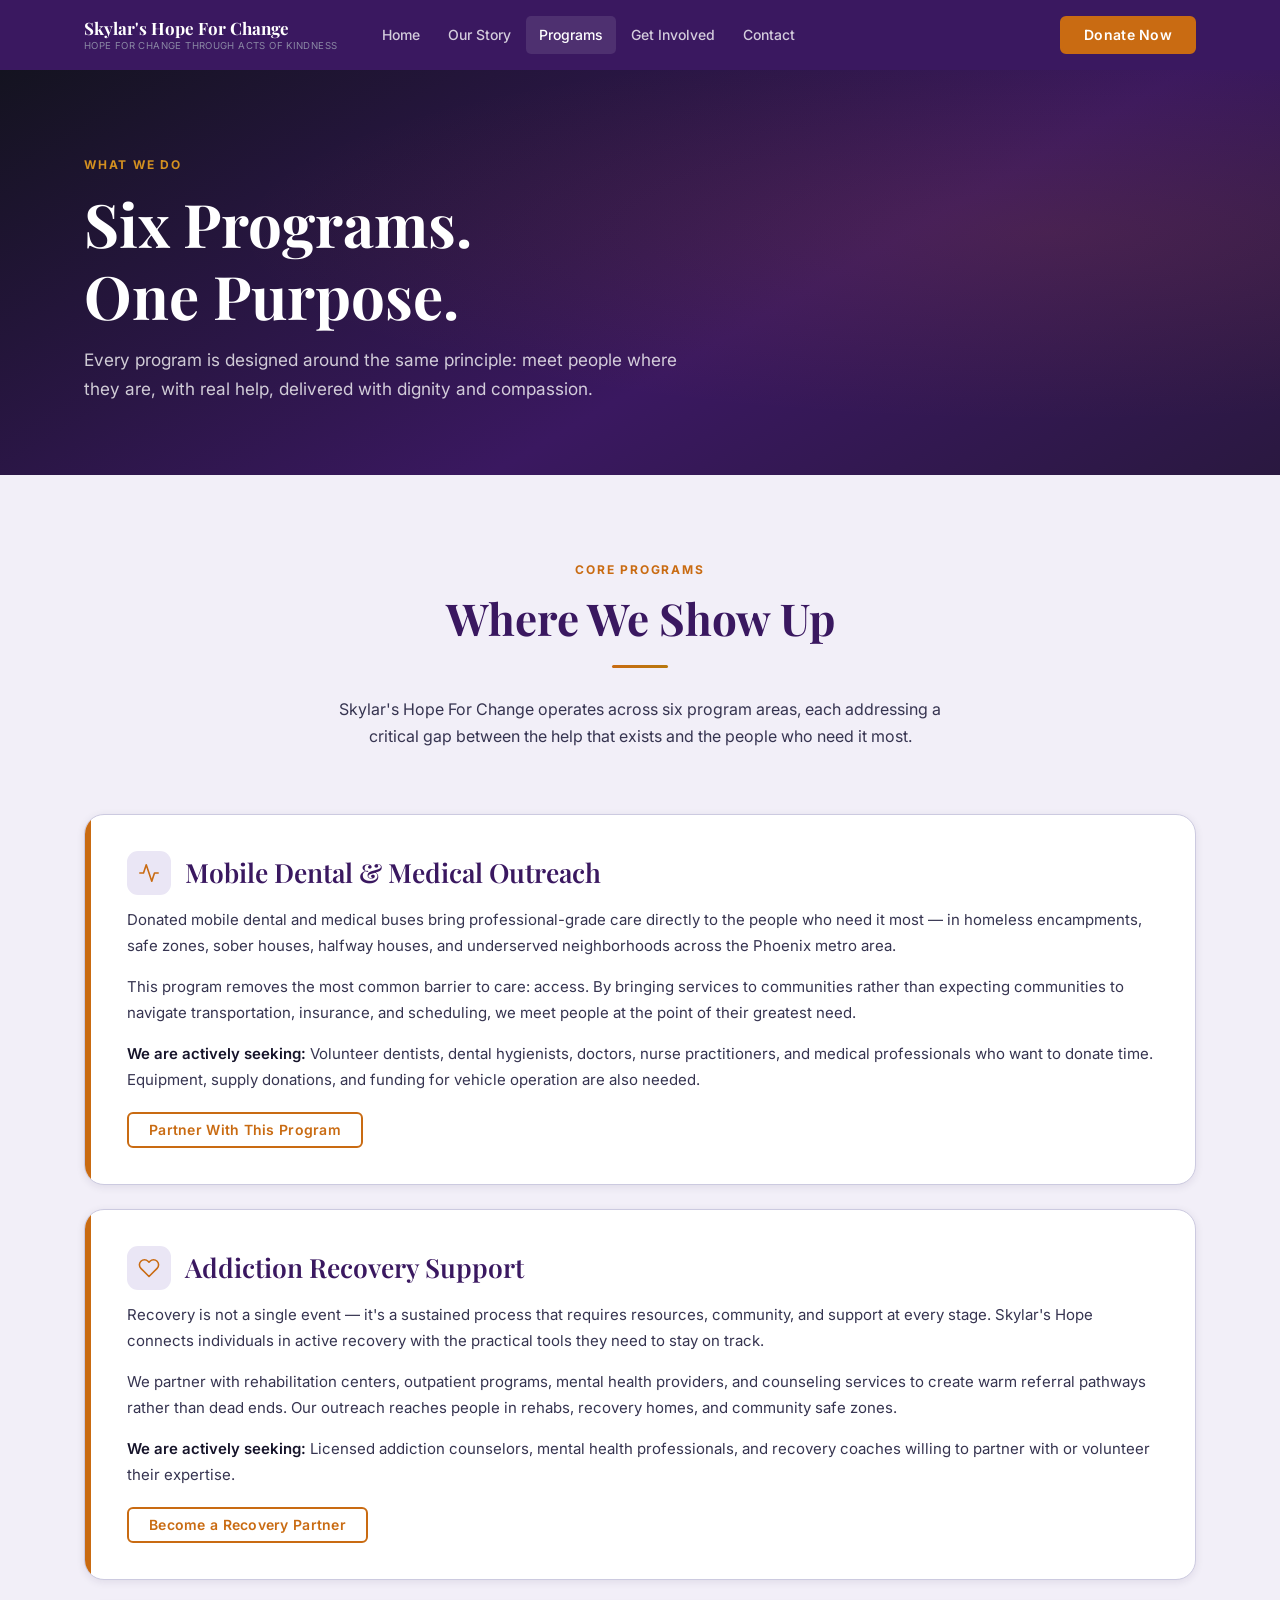
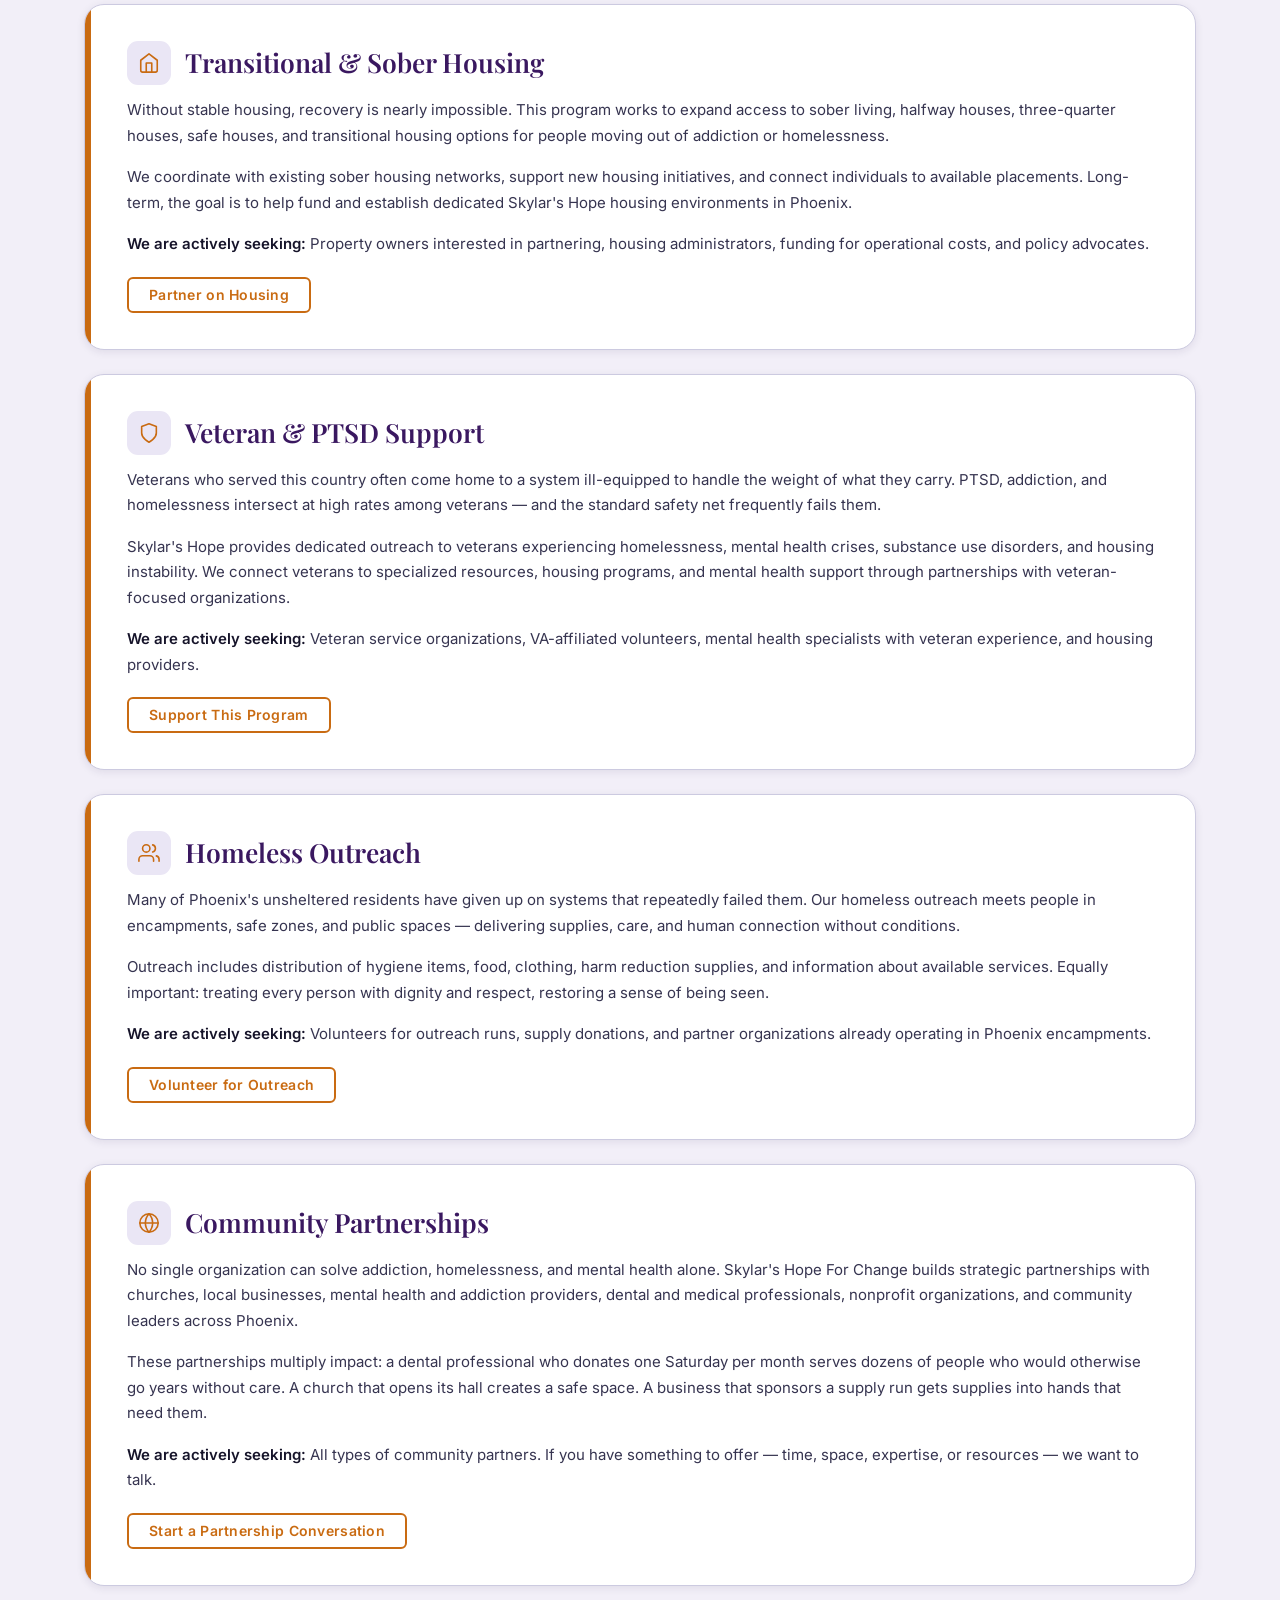
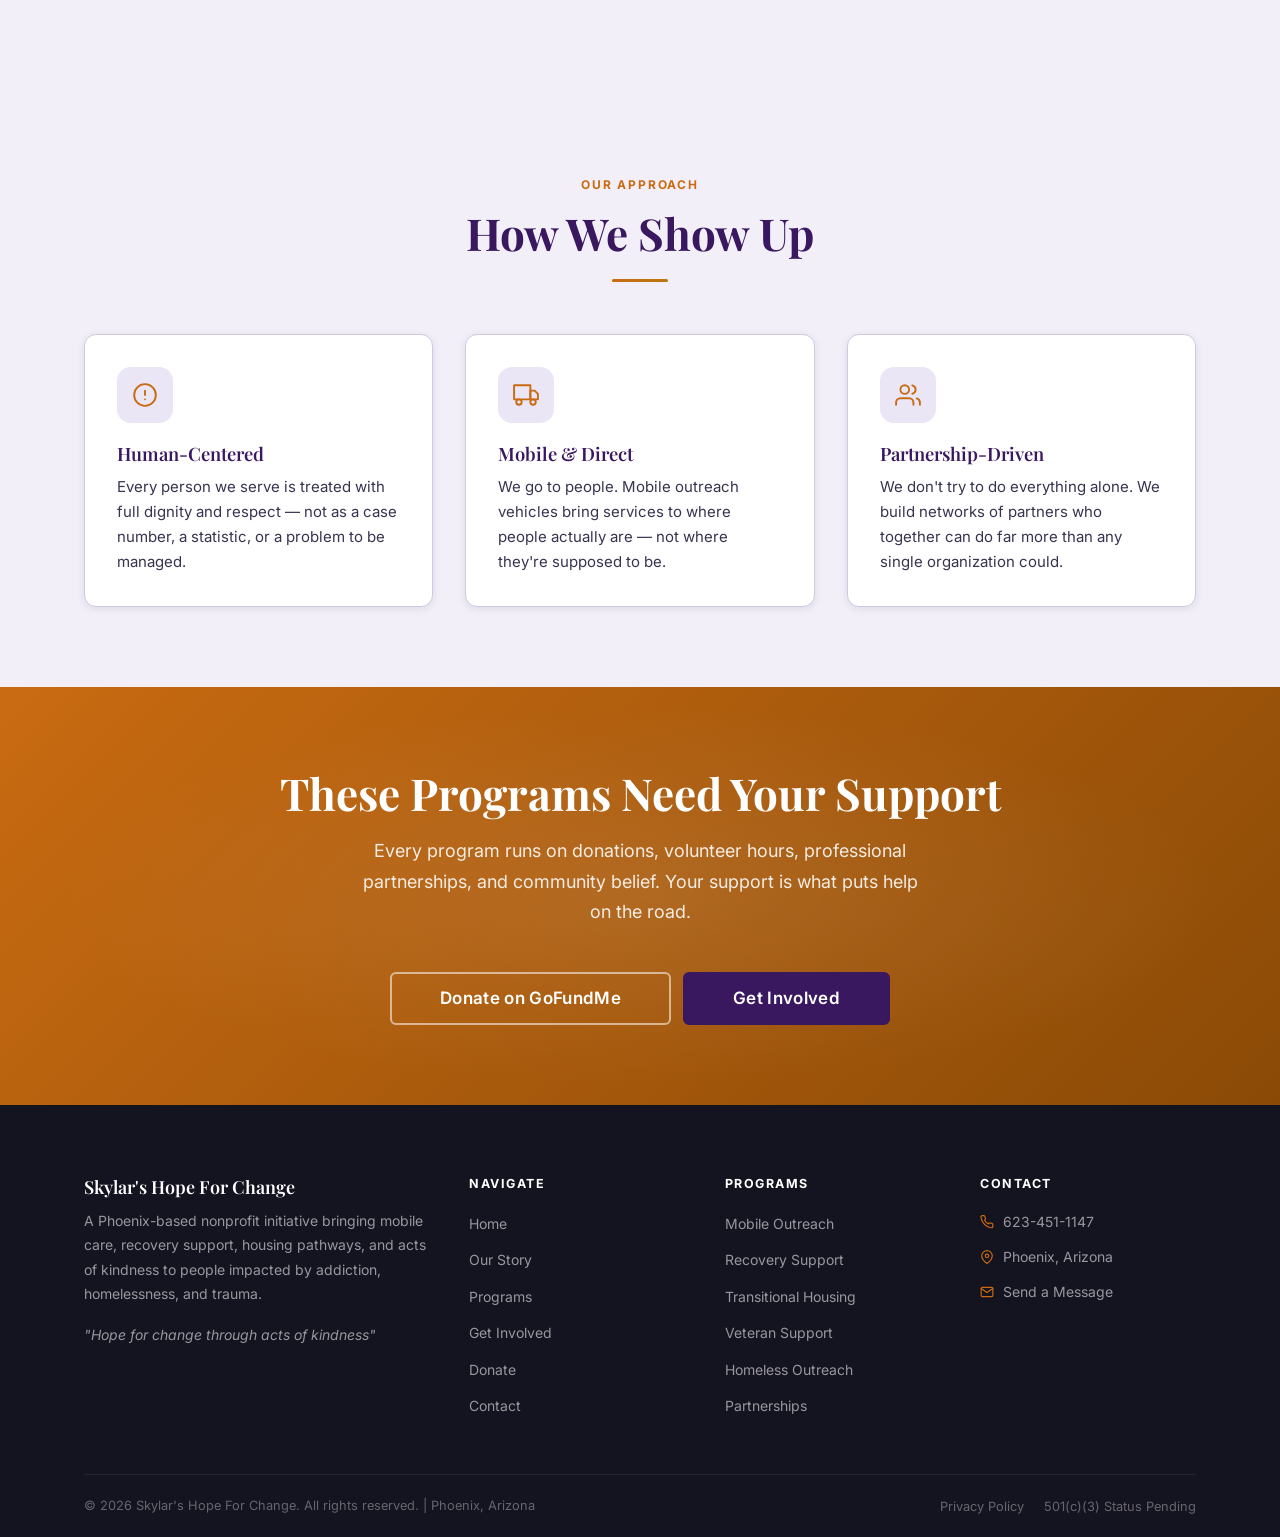
<file: programs.html>
<!DOCTYPE html>
<html lang="en">
<head>
  <meta charset="UTF-8" />
  <meta name="viewport" content="width=device-width, initial-scale=1.0" />
  <meta name="description" content="Our Programs — Mobile dental and medical outreach, addiction recovery support, transitional housing, veteran support, homeless outreach, and community partnerships in Phoenix, Arizona." />
  <title>Programs | Skylar's Hope For Change</title>
  <link rel="stylesheet" href="style.css" />
  <link rel="preconnect" href="https://fonts.googleapis.com" />
  <link rel="preconnect" href="https://fonts.gstatic.com" crossorigin />
</head>
<body>

  <a class="skip-link" href="#main-content">Skip to main content</a>

  <!-- ══ NAVIGATION ══════════════════════════════════ -->
  <nav class="nav" role="navigation" aria-label="Main navigation">
    <div class="nav-inner">
      <a href="index.html" class="nav-logo" aria-label="Skylar's Hope For Change — Home">
        <span class="nav-logo-name">Skylar's Hope For Change</span>
        <span class="nav-logo-tag">Hope for change through acts of kindness</span>
      </a>
      <div class="nav-links">
        <a href="index.html">Home</a>
        <a href="about.html">Our Story</a>
        <a href="programs.html" class="active">Programs</a>
        <a href="get-involved.html">Get Involved</a>
        <a href="contact.html">Contact</a>
      </div>
      <div class="nav-cta">
        <a href="donate.html" class="btn btn-primary">Donate Now</a>
      </div>
      <button class="nav-hamburger" aria-label="Toggle navigation menu" aria-expanded="false" aria-controls="nav-mobile">
        <span></span><span></span><span></span>
      </button>
    </div>
    <div class="nav-mobile" id="nav-mobile">
      <a href="index.html">Home</a>
      <a href="about.html">Our Story</a>
      <a href="programs.html">Programs</a>
      <a href="get-involved.html">Get Involved</a>
      <a href="donate.html">Donate Now</a>
      <a href="contact.html">Contact</a>
    </div>
  </nav>

  <main id="main-content">

    <!-- ══ PAGE HERO ══════════════════════════════════ -->
    <section class="page-hero" aria-label="Programs">
      <div class="container">
        <div class="page-hero-content">
          <span class="section-label">What We Do</span>
          <h1>Six Programs.<br>One Purpose.</h1>
          <p>
            Every program is designed around the same principle: meet people where they are,
            with real help, delivered with dignity and compassion.
          </p>
        </div>
      </div>
    </section>

    <!-- ══ PROGRAMS LIST ══════════════════════════════ -->
    <section class="section" aria-labelledby="programs-list-heading">
      <div class="container">

        <div class="text-center fade-up" style="max-width: 640px; margin: 0 auto 64px;">
          <span class="section-label">Core Programs</span>
          <h2 id="programs-list-heading" class="section-title">Where We Show Up</h2>
          <div class="divider divider-center"></div>
          <p>
            Skylar's Hope For Change operates across six program areas, each addressing
            a critical gap between the help that exists and the people who need it most.
          </p>
        </div>

        <!-- Program 1 -->
        <article class="program-full fade-up" id="mobile-outreach" aria-labelledby="prog1-heading">
          <div class="program-full-accent" aria-hidden="true"></div>
          <div class="program-full-body">
            <h3 id="prog1-heading">
              <div class="prog-icon" aria-hidden="true">
                <svg viewBox="0 0 24 24" stroke-linecap="round" stroke-linejoin="round"><path d="M22 12h-4l-3 9L9 3l-3 9H2"/></svg>
              </div>
              Mobile Dental &amp; Medical Outreach
            </h3>
            <p>
              Donated mobile dental and medical buses bring professional-grade care directly to the
              people who need it most — in homeless encampments, safe zones, sober houses, halfway
              houses, and underserved neighborhoods across the Phoenix metro area.
            </p>
            <p>
              This program removes the most common barrier to care: access. By bringing services
              to communities rather than expecting communities to navigate transportation, insurance,
              and scheduling, we meet people at the point of their greatest need.
            </p>
            <p>
              <strong>We are actively seeking:</strong> Volunteer dentists, dental hygienists,
              doctors, nurse practitioners, and medical professionals who want to donate time.
              Equipment, supply donations, and funding for vehicle operation are also needed.
            </p>
            <div style="margin-top: 20px;">
              <a href="get-involved.html#partner" class="btn btn-outline-orange btn-sm">Partner With This Program</a>
            </div>
          </div>
        </article>

        <!-- Program 2 -->
        <article class="program-full fade-up" id="recovery-support" aria-labelledby="prog2-heading">
          <div class="program-full-accent" aria-hidden="true"></div>
          <div class="program-full-body">
            <h3 id="prog2-heading">
              <div class="prog-icon" aria-hidden="true">
                <svg viewBox="0 0 24 24" stroke-linecap="round" stroke-linejoin="round"><path d="M20.84 4.61a5.5 5.5 0 0 0-7.78 0L12 5.67l-1.06-1.06a5.5 5.5 0 0 0-7.78 7.78l1.06 1.06L12 21.23l7.78-7.78 1.06-1.06a5.5 5.5 0 0 0 0-7.78z"/></svg>
              </div>
              Addiction Recovery Support
            </h3>
            <p>
              Recovery is not a single event — it's a sustained process that requires resources,
              community, and support at every stage. Skylar's Hope connects individuals in active
              recovery with the practical tools they need to stay on track.
            </p>
            <p>
              We partner with rehabilitation centers, outpatient programs, mental health providers,
              and counseling services to create warm referral pathways rather than dead ends.
              Our outreach reaches people in rehabs, recovery homes, and community safe zones.
            </p>
            <p>
              <strong>We are actively seeking:</strong> Licensed addiction counselors, mental
              health professionals, and recovery coaches willing to partner with or volunteer
              their expertise.
            </p>
            <div style="margin-top: 20px;">
              <a href="get-involved.html#partner" class="btn btn-outline-orange btn-sm">Become a Recovery Partner</a>
            </div>
          </div>
        </article>

        <!-- Program 3 -->
        <article class="program-full fade-up" id="housing" aria-labelledby="prog3-heading">
          <div class="program-full-accent" aria-hidden="true"></div>
          <div class="program-full-body">
            <h3 id="prog3-heading">
              <div class="prog-icon" aria-hidden="true">
                <svg viewBox="0 0 24 24" stroke-linecap="round" stroke-linejoin="round"><path d="M3 9l9-7 9 7v11a2 2 0 0 1-2 2H5a2 2 0 0 1-2-2z"/><polyline points="9 22 9 12 15 12 15 22"/></svg>
              </div>
              Transitional &amp; Sober Housing
            </h3>
            <p>
              Without stable housing, recovery is nearly impossible. This program works to
              expand access to sober living, halfway houses, three-quarter houses, safe houses,
              and transitional housing options for people moving out of addiction or homelessness.
            </p>
            <p>
              We coordinate with existing sober housing networks, support new housing initiatives,
              and connect individuals to available placements. Long-term, the goal is to help
              fund and establish dedicated Skylar's Hope housing environments in Phoenix.
            </p>
            <p>
              <strong>We are actively seeking:</strong> Property owners interested in partnering,
              housing administrators, funding for operational costs, and policy advocates.
            </p>
            <div style="margin-top: 20px;">
              <a href="get-involved.html#partner" class="btn btn-outline-orange btn-sm">Partner on Housing</a>
            </div>
          </div>
        </article>

        <!-- Program 4 -->
        <article class="program-full fade-up" id="veteran-support" aria-labelledby="prog4-heading">
          <div class="program-full-accent" aria-hidden="true"></div>
          <div class="program-full-body">
            <h3 id="prog4-heading">
              <div class="prog-icon" aria-hidden="true">
                <svg viewBox="0 0 24 24" stroke-linecap="round" stroke-linejoin="round"><path d="M12 22s8-4 8-10V5l-8-3-8 3v7c0 6 8 10 8 10z"/></svg>
              </div>
              Veteran &amp; PTSD Support
            </h3>
            <p>
              Veterans who served this country often come home to a system ill-equipped to
              handle the weight of what they carry. PTSD, addiction, and homelessness intersect
              at high rates among veterans — and the standard safety net frequently fails them.
            </p>
            <p>
              Skylar's Hope provides dedicated outreach to veterans experiencing homelessness,
              mental health crises, substance use disorders, and housing instability. We connect
              veterans to specialized resources, housing programs, and mental health support
              through partnerships with veteran-focused organizations.
            </p>
            <p>
              <strong>We are actively seeking:</strong> Veteran service organizations, VA-affiliated
              volunteers, mental health specialists with veteran experience, and housing providers.
            </p>
            <div style="margin-top: 20px;">
              <a href="get-involved.html#partner" class="btn btn-outline-orange btn-sm">Support This Program</a>
            </div>
          </div>
        </article>

        <!-- Program 5 -->
        <article class="program-full fade-up" id="homeless-outreach" aria-labelledby="prog5-heading">
          <div class="program-full-accent" aria-hidden="true"></div>
          <div class="program-full-body">
            <h3 id="prog5-heading">
              <div class="prog-icon" aria-hidden="true">
                <svg viewBox="0 0 24 24" stroke-linecap="round" stroke-linejoin="round"><path d="M17 21v-2a4 4 0 0 0-4-4H5a4 4 0 0 0-4 4v2"/><circle cx="9" cy="7" r="4"/><path d="M23 21v-2a4 4 0 0 0-3-3.87"/><path d="M16 3.13a4 4 0 0 1 0 7.75"/></svg>
              </div>
              Homeless Outreach
            </h3>
            <p>
              Many of Phoenix's unsheltered residents have given up on systems that repeatedly
              failed them. Our homeless outreach meets people in encampments, safe zones, and
              public spaces — delivering supplies, care, and human connection without conditions.
            </p>
            <p>
              Outreach includes distribution of hygiene items, food, clothing, harm reduction
              supplies, and information about available services. Equally important: treating
              every person with dignity and respect, restoring a sense of being seen.
            </p>
            <p>
              <strong>We are actively seeking:</strong> Volunteers for outreach runs, supply
              donations, and partner organizations already operating in Phoenix encampments.
            </p>
            <div style="margin-top: 20px;">
              <a href="get-involved.html#volunteer" class="btn btn-outline-orange btn-sm">Volunteer for Outreach</a>
            </div>
          </div>
        </article>

        <!-- Program 6 -->
        <article class="program-full fade-up" id="partnerships" aria-labelledby="prog6-heading">
          <div class="program-full-accent" aria-hidden="true"></div>
          <div class="program-full-body">
            <h3 id="prog6-heading">
              <div class="prog-icon" aria-hidden="true">
                <svg viewBox="0 0 24 24" stroke-linecap="round" stroke-linejoin="round"><circle cx="12" cy="12" r="10"/><line x1="2" y1="12" x2="22" y2="12"/><path d="M12 2a15.3 15.3 0 0 1 4 10 15.3 15.3 0 0 1-4 10 15.3 15.3 0 0 1-4-10 15.3 15.3 0 0 1 4-10z"/></svg>
              </div>
              Community Partnerships
            </h3>
            <p>
              No single organization can solve addiction, homelessness, and mental health alone.
              Skylar's Hope For Change builds strategic partnerships with churches, local
              businesses, mental health and addiction providers, dental and medical professionals,
              nonprofit organizations, and community leaders across Phoenix.
            </p>
            <p>
              These partnerships multiply impact: a dental professional who donates one Saturday
              per month serves dozens of people who would otherwise go years without care. A
              church that opens its hall creates a safe space. A business that sponsors a supply
              run gets supplies into hands that need them.
            </p>
            <p>
              <strong>We are actively seeking:</strong> All types of community partners. If you
              have something to offer — time, space, expertise, or resources — we want to talk.
            </p>
            <div style="margin-top: 20px;">
              <a href="contact.html" class="btn btn-outline-orange btn-sm">Start a Partnership Conversation</a>
            </div>
          </div>
        </article>

      </div>
    </section>

    <!-- ══ HOW WE OPERATE ═════════════════════════════ -->
    <section class="section bg-off-white" aria-labelledby="approach-heading">
      <div class="container">
        <div class="text-center fade-up" style="max-width: 640px; margin: 0 auto 52px;">
          <span class="section-label">Our Approach</span>
          <h2 id="approach-heading" class="section-title">How We Show Up</h2>
          <div class="divider divider-center"></div>
        </div>
        <div class="grid-3">
          <div class="card fade-up">
            <div class="card-icon" aria-hidden="true">
              <svg viewBox="0 0 24 24"><circle cx="12" cy="12" r="10"/><line x1="12" y1="8" x2="12" y2="12"/><line x1="12" y1="16" x2="12.01" y2="16"/></svg>
            </div>
            <h3>Human-Centered</h3>
            <p>Every person we serve is treated with full dignity and respect — not as a case number, a statistic, or a problem to be managed.</p>
          </div>
          <div class="card fade-up">
            <div class="card-icon" aria-hidden="true">
              <svg viewBox="0 0 24 24"><path d="M1 3h15v13H1z"/><path d="M16 8h4l3 3v5h-7V8z"/><circle cx="5.5" cy="18.5" r="2.5"/><circle cx="18.5" cy="18.5" r="2.5"/></svg>
            </div>
            <h3>Mobile &amp; Direct</h3>
            <p>We go to people. Mobile outreach vehicles bring services to where people actually are — not where they're supposed to be.</p>
          </div>
          <div class="card fade-up">
            <div class="card-icon" aria-hidden="true">
              <svg viewBox="0 0 24 24"><path d="M17 21v-2a4 4 0 0 0-4-4H5a4 4 0 0 0-4 4v2"/><circle cx="9" cy="7" r="4"/><path d="M23 21v-2a4 4 0 0 0-3-3.87"/><path d="M16 3.13a4 4 0 0 1 0 7.75"/></svg>
            </div>
            <h3>Partnership-Driven</h3>
            <p>We don't try to do everything alone. We build networks of partners who together can do far more than any single organization could.</p>
          </div>
        </div>
      </div>
    </section>

    <!-- ══ CTA ════════════════════════════════════════ -->
    <section class="donation-band" aria-label="Get involved">
      <div class="container">
        <h2>These Programs Need Your Support</h2>
        <p>
          Every program runs on donations, volunteer hours, professional partnerships,
          and community belief. Your support is what puts help on the road.
        </p>
        <div class="btn-group" style="justify-content: center;">
          <a href="https://gofund.me/284ebbb2e" target="_blank" rel="noopener noreferrer" class="btn btn-outline btn-lg">Donate on GoFundMe</a>
          <a href="get-involved.html" class="btn btn-secondary btn-lg">Get Involved</a>
        </div>
      </div>
    </section>

  </main>

  <!-- ══ FOOTER ══════════════════════════════════════ -->
  <footer class="footer" role="contentinfo">
    <div class="container">
      <div class="footer-grid">
        <div class="footer-brand">
          <h3>Skylar's Hope For Change</h3>
          <p>A Phoenix-based nonprofit initiative bringing mobile care, recovery support, housing pathways, and acts of kindness to people impacted by addiction, homelessness, and trauma.</p>
          <p class="footer-tagline">"Hope for change through acts of kindness"</p>
        </div>
        <div class="footer-col">
          <h4>Navigate</h4>
          <ul>
            <li><a href="index.html">Home</a></li>
            <li><a href="about.html">Our Story</a></li>
            <li><a href="programs.html">Programs</a></li>
            <li><a href="get-involved.html">Get Involved</a></li>
            <li><a href="donate.html">Donate</a></li>
            <li><a href="contact.html">Contact</a></li>
          </ul>
        </div>
        <div class="footer-col">
          <h4>Programs</h4>
          <ul>
            <li><a href="programs.html#mobile-outreach">Mobile Outreach</a></li>
            <li><a href="programs.html#recovery-support">Recovery Support</a></li>
            <li><a href="programs.html#housing">Transitional Housing</a></li>
            <li><a href="programs.html#veteran-support">Veteran Support</a></li>
            <li><a href="programs.html#homeless-outreach">Homeless Outreach</a></li>
            <li><a href="programs.html#partnerships">Partnerships</a></li>
          </ul>
        </div>
        <div class="footer-col">
          <h4>Contact</h4>
          <div class="footer-contact-row">
            <svg viewBox="0 0 24 24"><path d="M22 16.92v3a2 2 0 0 1-2.18 2 19.79 19.79 0 0 1-8.63-3.07A19.5 19.5 0 0 1 4.69 12 19.79 19.79 0 0 1 1.61 3.42 2 2 0 0 1 3.6 1.21h3a2 2 0 0 1 2 1.72 12.84 12.84 0 0 0 .7 2.81 2 2 0 0 1-.45 2.11L7.91 8.91a16 16 0 0 0 6.18 6.18l.91-.91a2 2 0 0 1 2.11-.45 12.84 12.84 0 0 0 2.81.7A2 2 0 0 1 22 16.92z"/></svg>
            <a href="tel:+16234511147">623-451-1147</a>
          </div>
          <div class="footer-contact-row">
            <svg viewBox="0 0 24 24"><path d="M21 10c0 7-9 13-9 13s-9-6-9-13a9 9 0 0 1 18 0z"/><circle cx="12" cy="10" r="3"/></svg>
            Phoenix, Arizona
          </div>
          <div class="footer-contact-row">
            <svg viewBox="0 0 24 24"><path d="M4 4h16c1.1 0 2 .9 2 2v12c0 1.1-.9 2-2 2H4c-1.1 0-2-.9-2-2V6c0-1.1.9-2 2-2z"/><polyline points="22,6 12,13 2,6"/></svg>
            <a href="contact.html">Send a Message</a>
          </div>
        </div>
      </div>
      <div class="footer-bottom">
        <p>&copy; 2026 Skylar's Hope For Change. All rights reserved. | Phoenix, Arizona</p>
        <div class="footer-bottom-links">
          <a href="#">Privacy Policy</a>
          <a href="#">501(c)(3) Status Pending</a>
        </div>
      </div>
    </div>
  </footer>

  <script src="script.js"></script>
</body>
</html>
</file>
<file: style.css>
/* =====================================================
   SKYLAR'S HOPE FOR CHANGE — Main Stylesheet
   Palette: Charcoal · Deep Purple · Amber · Lavender-Grey
   Grief held in purple, hope carried in amber.
   ===================================================== */

@import url('https://fonts.googleapis.com/css2?family=Playfair+Display:ital,wght@0,400;0,600;0,700;1,400;1,600&family=Inter:wght@300;400;500;600;700&display=swap');

/* =====================================================
   CSS CUSTOM PROPERTIES
   ===================================================== */
:root {
  /* Core Colors — grief carried in purple, hope burning in amber */
  --navy:          #3A1860;   /* deep somber purple — the weight of loss */
  --navy-dark:     #141320;   /* near-black charcoal — the darkest hours */
  --navy-mid:      #1E1C30;   /* dark charcoal-purple — the long nights */
  --orange:        #C96B12;   /* warm amber — the ember that won't go out */
  --orange-dark:   #A35208;   /* deeper amber — for hover states */
  --orange-light:  #E08520;   /* bright amber-gold — the flicker of hope */
  --sand:          #8A88A4;   /* muted grey-lavender — the in-between */
  --sand-light:    #EAE6F5;   /* soft lavender-grey — light surfaces */
  --sand-mid:      #DAD6EC;   /* mid lavender — borders on light */
  --gold:          #B8780E;   /* amber-gold — warmth in the dark */
  --gold-light:    #D49020;   /* lighter amber-gold — for text on dark */
  --white:         #FFFFFF;
  --off-white:     #F2EFF8;   /* whisper of lavender — never stark white */
  --text-dark:     #16142A;   /* near-black with purple undertone */
  --text-mid:      #363450;   /* mid-dark purple-grey */
  --text-light:    #6C6A84;   /* softer text — not cold grey, but worn */
  --border:        #CCCAE0;   /* lavender-grey borders */

  /* Typography */
  --font-heading: 'Playfair Display', Georgia, 'Times New Roman', serif;
  --font-body:    'Inter', system-ui, -apple-system, BlinkMacSystemFont, sans-serif;

  /* Spacing */
  --section-py:  80px;
  --container:   1160px;
  --gap-lg:      48px;
  --gap-md:      32px;
  --gap-sm:      20px;

  /* Shape */
  --radius:    12px;
  --radius-lg: 20px;
  --radius-xl: 32px;

  /* Shadows — purple-dark toned, not cold grey */
  --shadow-sm: 0 2px 8px rgba(30,18,72,0.09);
  --shadow-md: 0 4px 24px rgba(30,18,72,0.14);
  --shadow-lg: 0 8px 48px rgba(30,18,72,0.2);

  /* Transitions */
  --t: 0.25s ease;
  --t-slow: 0.4s ease;
}

/* =====================================================
   RESET & BASE
   ===================================================== */
*, *::before, *::after {
  box-sizing: border-box;
  margin: 0;
  padding: 0;
}

html {
  scroll-behavior: smooth;
  -webkit-text-size-adjust: 100%;
}

body {
  font-family: var(--font-body);
  color: var(--text-dark);
  background: var(--off-white);
  line-height: 1.65;
  -webkit-font-smoothing: antialiased;
  -moz-osx-font-smoothing: grayscale;
}

img { max-width: 100%; height: auto; display: block; }
a   { color: inherit; text-decoration: none; }
ul  { list-style: none; }
button { font-family: var(--font-body); }

/* Skip to content */
.skip-link {
  position: absolute;
  top: -100%;
  left: 12px;
  background: var(--orange);
  color: #fff;
  padding: 8px 16px;
  border-radius: 0 0 6px 6px;
  font-weight: 600;
  font-size: 0.875rem;
  z-index: 9999;
  transition: top 0.2s;
}
.skip-link:focus { top: 0; }

/* =====================================================
   TYPOGRAPHY
   ===================================================== */
h1, h2, h3, h4, h5 {
  font-family: var(--font-heading);
  line-height: 1.2;
  color: var(--navy);
}

h1 { font-size: clamp(2.1rem, 5.5vw, 3.75rem); font-weight: 700; }
h2 { font-size: clamp(1.7rem, 4vw, 2.75rem);   font-weight: 700; }
h3 { font-size: clamp(1.2rem, 2.5vw, 1.65rem); font-weight: 600; }
h4 { font-size: 1.125rem; font-weight: 600; }

p {
  margin-bottom: 1rem;
  color: var(--text-mid);
  line-height: 1.7;
}
p:last-child { margin-bottom: 0; }

strong { color: var(--text-dark); font-weight: 600; }

/* =====================================================
   LAYOUT
   ===================================================== */
.container {
  max-width: var(--container);
  margin: 0 auto;
  padding: 0 24px;
}

.section { padding: var(--section-py) 0; }

.leadership-v2 { background: #fff; }
.leadership-head { max-width: 680px; margin: 0 auto 40px; }
.leadership-grid {
  display: flex;
  flex-direction: row;
  flex-wrap: wrap;
  gap: 16px;
  align-items: stretch;
}
.leader-card {
  flex: 1 1 170px;
  min-width: 170px;
  max-width: 100%;
  padding: 24px 20px;
  border: 1px solid rgba(58, 24, 96, 0.1);
  border-radius: 14px;
  background: #fff;
  box-shadow: 0 6px 22px rgba(37, 20, 55, 0.05);
}
.leader-card span {
  display: block;
  color: #c7157b;
  font-size: 0.72rem;
  font-weight: 800;
  letter-spacing: 0.12em;
  text-transform: uppercase;
  margin-bottom: 7px;
}
.leader-card h3 { font-size: 1.15rem; margin-bottom: 13px; }
.leader-card a {
  display: block;
  font-size: 0.8rem;
  line-height: 1.55;
  overflow-wrap: anywhere;
  color: var(--text-light);
}
.leader-card a:hover { color: #c7157b; }

.section-label {
  display: inline-block;
  font-size: 0.75rem;
  font-weight: 700;
  letter-spacing: 0.15em;
  text-transform: uppercase;
  color: var(--orange);
  margin-bottom: 12px;
}

.section-title { margin-bottom: 20px; }

.section-intro {
  font-size: 1.125rem;
  line-height: 1.75;
  max-width: 680px;
  color: var(--text-mid);
}

.grid-2 { display: grid; grid-template-columns: repeat(2, 1fr); gap: var(--gap-md); }
.grid-3 { display: grid; grid-template-columns: repeat(3, 1fr); gap: var(--gap-md); }
.grid-4 { display: grid; grid-template-columns: repeat(4, 1fr); gap: var(--gap-md); }

.text-center  { text-align: center; }
.text-center .section-intro { margin-left: auto; margin-right: auto; }

.divider {
  width: 56px;
  height: 3px;
  background: linear-gradient(90deg, var(--orange), var(--gold));
  border-radius: 2px;
  margin: 20px 0 28px;
}
.divider-center { margin-left: auto; margin-right: auto; }

/* White text variants */
.on-dark h1, .on-dark h2, .on-dark h3, .on-dark h4 { color: var(--white); }
.on-dark p    { color: rgba(255,255,255,0.82); }
.on-dark .section-label { color: var(--gold-light); }
.on-dark .divider { background: linear-gradient(90deg, var(--orange-light), var(--gold-light)); }

/* =====================================================
   BUTTONS
   ===================================================== */
.btn {
  display: inline-flex;
  align-items: center;
  gap: 8px;
  padding: 13px 30px;
  font-family: var(--font-body);
  font-size: 0.9375rem;
  font-weight: 600;
  border-radius: 6px;
  border: 2px solid transparent;
  cursor: pointer;
  transition: all var(--t);
  letter-spacing: 0.02em;
  white-space: nowrap;
  line-height: 1;
}

.btn-primary {
  background: var(--orange);
  color: var(--white);
  border-color: var(--orange);
}
.btn-primary:hover {
  background: var(--orange-dark);
  border-color: var(--orange-dark);
  transform: translateY(-2px);
  box-shadow: 0 4px 18px rgba(201,107,18,0.38);
}

.btn-secondary {
  background: var(--navy);
  color: var(--white);
  border-color: var(--navy);
}
.btn-secondary:hover {
  background: var(--navy-dark);
  border-color: var(--navy-dark);
  transform: translateY(-2px);
  box-shadow: var(--shadow-md);
}

.btn-outline {
  background: transparent;
  color: var(--white);
  border-color: rgba(255,255,255,0.55);
}
.btn-outline:hover {
  background: rgba(255,255,255,0.12);
  border-color: var(--white);
}

.btn-outline-navy {
  background: transparent;
  color: var(--navy);
  border-color: var(--navy);
}
.btn-outline-navy:hover {
  background: var(--navy);
  color: var(--white);
}

.btn-outline-orange {
  background: transparent;
  color: var(--orange);
  border-color: var(--orange);
}
.btn-outline-orange:hover {
  background: var(--orange);
  color: var(--white);
}

.btn-lg { padding: 17px 44px; font-size: 1.0625rem; }
.btn-sm { padding: 9px 20px; font-size: 0.875rem; }

.btn-group {
  display: flex;
  gap: 12px;
  flex-wrap: wrap;
  align-items: center;
}

/* =====================================================
   NAVIGATION
   ===================================================== */
.nav {
  position: sticky;
  top: 0;
  z-index: 1000;
  background: var(--navy);
  transition: box-shadow var(--t);
}

.nav.scrolled {
  box-shadow: 0 2px 24px rgba(0,0,0,0.3);
}

.nav-inner {
  max-width: var(--container);
  margin: 0 auto;
  padding: 0 24px;
  display: flex;
  align-items: center;
  justify-content: space-between;
  height: 70px;
}

.nav-logo {
  display: flex;
  flex-direction: column;
  line-height: 1.15;
  text-decoration: none;
  flex-shrink: 0;
}

.nav-logo-name {
  font-family: var(--font-heading);
  font-size: 1.0625rem;
  font-weight: 700;
  color: var(--white);
}

.nav-logo-tag {
  font-size: 0.6rem;
  font-weight: 400;
  color: var(--sand);
  letter-spacing: 0.04em;
  margin-top: 2px;
  text-transform: uppercase;
}

.nav-links {
  display: flex;
  align-items: center;
  gap: 2px;
  margin: 0 auto 0 32px;
}

.nav-links a {
  color: rgba(255,255,255,0.78);
  font-size: 0.875rem;
  font-weight: 500;
  padding: 7px 13px;
  border-radius: 5px;
  transition: all var(--t);
}

.nav-links a:hover,
.nav-links a.active {
  color: var(--white);
  background: rgba(255,255,255,0.1);
}

.nav-cta .btn {
  padding: 10px 22px;
  font-size: 0.875rem;
}

.nav-hamburger {
  display: none;
  flex-direction: column;
  gap: 5px;
  background: none;
  border: none;
  cursor: pointer;
  padding: 4px;
  margin-left: 12px;
}

.nav-hamburger span {
  display: block;
  width: 24px;
  height: 2px;
  background: var(--white);
  border-radius: 2px;
  transition: all var(--t);
  transform-origin: center;
}

.nav-mobile {
  display: none;
  background: var(--navy-dark);
  padding: 8px 24px 20px;
  border-top: 1px solid rgba(255,255,255,0.08);
}

.nav-mobile.open { display: block; }

.nav-mobile a {
  display: block;
  color: rgba(255,255,255,0.82);
  font-size: 0.9375rem;
  font-weight: 500;
  padding: 13px 0;
  border-bottom: 1px solid rgba(255,255,255,0.07);
  transition: color var(--t);
}
.nav-mobile a:last-child { border-bottom: none; }
.nav-mobile a:hover { color: var(--white); }

/* =====================================================
   HERO — Homepage
   ===================================================== */
.hero {
  position: relative;
  min-height: 91vh;
  display: flex;
  align-items: center;
  overflow: hidden;
  background: var(--navy-dark);
}

/* PHOTO PLACEHOLDER: Add real hero image here
   Replace the gradient below with:
   background-image: url('assets/images/hero-background.jpg');
   background-size: cover;
   background-position: center top; */
.hero-bg {
  position: absolute;
  inset: 0;
  background:
    linear-gradient(160deg, rgba(14,13,22,0.25) 0%, rgba(30,18,72,0.23) 55%, rgba(20,18,48,0.25) 100%),
    radial-gradient(ellipse at 72% 44%, rgba(201,107,18,0.16) 0%, transparent 55%),
    radial-gradient(ellipse at 22% 75%, rgba(184,120,14,0.1) 0%, transparent 50%);
}

.hero-logo-watermark {
  position: absolute;
  right: -2%;
  top: 50%;
  transform: translateY(-50%);
  width: 55%;
  max-width: 680px;
  aspect-ratio: 1;
  z-index: 0;
  pointer-events: none;
  overflow: hidden;
  mix-blend-mode: screen;
  opacity: 0.28;
}

.hero-logo-watermark img {
  width: 135%;
  max-width: none;
  height: 135%;
  object-fit: cover;
  object-position: center;
  transform: translate(-17.5%, -17.5%);
  display: block;
}

.hero-content {
  position: relative;
  z-index: 1;
  padding: 80px 0;
  width: 100%;
}

.hero-eyebrow {
  display: flex;
  align-items: center;
  gap: 12px;
  font-size: 0.8rem;
  font-weight: 700;
  letter-spacing: 0.18em;
  text-transform: uppercase;
  color: var(--gold);
  margin-bottom: 24px;
}

.hero-eyebrow::before {
  content: '';
  display: block;
  width: 36px;
  height: 2px;
  background: var(--gold);
  border-radius: 2px;
  flex-shrink: 0;
}

.hero h1 {
  color: var(--white);
  font-size: clamp(2.2rem, 5.5vw, 4rem);
  line-height: 1.13;
  max-width: 760px;
  margin-bottom: 28px;
}

.hero h1 em {
  font-style: italic;
  color: var(--orange-light);
}

.hero-sub {
  font-size: clamp(1rem, 2vw, 1.175rem);
  color: rgba(255,255,255,0.78);
  line-height: 1.75;
  max-width: 620px;
  margin-bottom: 44px;
}

.hero-stats {
  display: flex;
  gap: 48px;
  flex-wrap: wrap;
  padding-top: 44px;
  margin-top: 52px;
  border-top: 1px solid rgba(255,255,255,0.1);
}

.hero-stat-num {
  font-family: var(--font-heading);
  font-size: 2.1rem;
  font-weight: 700;
  color: var(--gold);
  line-height: 1;
}

.hero-stat-label {
  font-size: 0.78rem;
  color: rgba(255,255,255,0.6);
  margin-top: 5px;
  text-transform: uppercase;
  letter-spacing: 0.09em;
}

/* =====================================================
   PAGE HERO (interior pages)
   ===================================================== */
.page-hero {
  background: linear-gradient(150deg, var(--navy-dark) 0%, var(--navy) 60%, #2A1840 100%);
  padding: 80px 0 72px;
  position: relative;
  overflow: hidden;
}

.page-hero::before {
  content: '';
  position: absolute;
  inset: 0;
  background: radial-gradient(ellipse at 82% 40%, rgba(201,107,18,0.12) 0%, transparent 55%);
  pointer-events: none;
}

.page-hero .container { position: relative; z-index: 1; }

.page-hero .section-label { color: var(--gold-light); }
.page-hero h1 { color: var(--white); margin-bottom: 14px; }
.page-hero p  { color: rgba(255,255,255,0.78); font-size: 1.075rem; max-width: 600px; }

/* =====================================================
   PROGRAM CARDS
   ===================================================== */
.card {
  background: var(--white);
  border-radius: var(--radius);
  padding: 32px;
  box-shadow: var(--shadow-sm);
  border: 1px solid var(--border);
  transition: transform var(--t), box-shadow var(--t), border-color var(--t);
}

.card:hover {
  transform: translateY(-5px);
  box-shadow: var(--shadow-md);
  border-color: var(--sand);
}

.card-icon {
  width: 56px;
  height: 56px;
  border-radius: 14px;
  background: var(--sand-light);
  display: flex;
  align-items: center;
  justify-content: center;
  margin-bottom: 20px;
}

.card-icon svg {
  width: 26px;
  height: 26px;
  stroke: var(--orange);
  fill: none;
  stroke-width: 1.75;
  stroke-linecap: round;
  stroke-linejoin: round;
}

.card h3 {
  font-size: 1.15rem;
  margin-bottom: 10px;
}

.card p {
  font-size: 0.9375rem;
  line-height: 1.65;
  margin-bottom: 0;
}

/* Full program card (programs page) */
.program-full {
  background: var(--white);
  border-radius: var(--radius-lg);
  border: 1px solid var(--border);
  box-shadow: var(--shadow-sm);
  overflow: hidden;
  display: grid;
  grid-template-columns: 6px 1fr;
  transition: box-shadow var(--t), transform var(--t);
  margin-bottom: 24px;
}

.program-full:hover {
  box-shadow: var(--shadow-md);
  transform: translateY(-2px);
}

.program-full-accent { background: var(--orange); }

.program-full-body {
  padding: 36px;
}

.program-full-body h3 {
  margin-bottom: 12px;
  display: flex;
  align-items: center;
  gap: 14px;
}

.program-full-body h3 .prog-icon {
  width: 44px;
  height: 44px;
  background: var(--sand-light);
  border-radius: 11px;
  display: flex;
  align-items: center;
  justify-content: center;
  flex-shrink: 0;
}

.program-full-body h3 .prog-icon svg {
  width: 22px;
  height: 22px;
  stroke: var(--orange);
  fill: none;
  stroke-width: 1.75;
  stroke-linecap: round;
  stroke-linejoin: round;
}

.program-full-body p { font-size: 0.9375rem; line-height: 1.7; }

/* =====================================================
   MISSION / STORY SECTIONS
   ===================================================== */
.mission-layout {
  display: grid;
  grid-template-columns: 1fr 1fr;
  gap: 64px;
  align-items: center;
}

.mission-quote-box {
  background: var(--navy);
  border-radius: var(--radius-lg);
  padding: 44px 40px;
  position: relative;
}

.mission-quote-box .big-q {
  position: absolute;
  top: -18px;
  left: 30px;
  font-family: var(--font-heading);
  font-size: 7rem;
  color: var(--orange);
  opacity: 0.22;
  line-height: 1;
  user-select: none;
}

.mission-quote-box blockquote {
  font-family: var(--font-heading);
  font-size: 1.15rem;
  font-style: italic;
  line-height: 1.7;
  color: rgba(255,255,255,0.9);
  margin-bottom: 20px;
  position: relative;
}

.mission-quote-box cite {
  font-family: var(--font-body);
  font-size: 0.8125rem;
  font-style: normal;
  font-weight: 700;
  color: var(--gold);
  letter-spacing: 0.08em;
  text-transform: uppercase;
}

/* =====================================================
   STORY (photo placeholder)
   ===================================================== */
.story-wrap {
  background: var(--sand-light);
  border-radius: var(--radius-xl);
  padding: 64px;
  display: grid;
  grid-template-columns: 1fr 1.2fr;
  gap: 56px;
  align-items: center;
  margin: 0 24px;
}

.photo-placeholder {
  border-radius: var(--radius-lg);
  background: linear-gradient(145deg, var(--navy) 0%, var(--navy-mid) 100%);
  aspect-ratio: 4/5;
  display: flex;
  flex-direction: column;
  align-items: center;
  justify-content: center;
  text-align: center;
  padding: 36px;
  color: rgba(255,255,255,0.6);
  font-size: 0.875rem;
  line-height: 1.65;
  border: 2px dashed rgba(255,255,255,0.18);
}

.photo-placeholder svg {
  width: 44px;
  height: 44px;
  opacity: 0.3;
  margin-bottom: 16px;
  stroke: var(--white);
  fill: none;
  stroke-width: 1.5;
  stroke-linecap: round;
}

.photo-placeholder .ph-label {
  display: block;
  color: rgba(255,255,255,0.88);
  font-size: 0.9375rem;
  font-weight: 600;
  margin-bottom: 8px;
  font-family: var(--font-heading);
  font-style: italic;
}

.story-portrait {
  display: block;
  width: 100%;
  height: auto;
  border-radius: var(--radius-lg);
}

.story-wrap .story-portrait {
  aspect-ratio: 4 / 5;
  object-fit: cover;
}

/* =====================================================
   IMPACT VISION (dark bg)
   ===================================================== */
.impact-grid {
  display: grid;
  grid-template-columns: repeat(2, 1fr);
  gap: 14px;
}

.impact-item {
  display: flex;
  align-items: flex-start;
  gap: 14px;
  padding: 18px 20px;
  border-radius: var(--radius);
  background: rgba(255,255,255,0.06);
  border: 1px solid rgba(255,255,255,0.09);
  transition: background var(--t), border-color var(--t);
}

.impact-item:hover {
  background: rgba(255,255,255,0.1);
  border-color: rgba(255,255,255,0.15);
}

.impact-icon {
  width: 38px;
  height: 38px;
  border-radius: 9px;
  background: rgba(201,107,18,0.18);
  display: flex;
  align-items: center;
  justify-content: center;
  flex-shrink: 0;
}

.impact-icon svg {
  width: 18px;
  height: 18px;
  stroke: var(--orange-light);
  fill: none;
  stroke-width: 1.75;
  stroke-linecap: round;
  stroke-linejoin: round;
}

.impact-item p {
  font-size: 0.9rem;
  color: rgba(255,255,255,0.78);
  margin: 0;
  padding-top: 8px;
}

/* =====================================================
   DONATION CTA BAND
   ===================================================== */
.donation-band {
  background: linear-gradient(135deg, var(--orange) 0%, #8A4A06 100%);
  padding: var(--section-py) 0;
  text-align: center;
  position: relative;
  overflow: hidden;
}

.donation-band::before {
  content: '';
  position: absolute;
  inset: 0;
  background: radial-gradient(ellipse at center, rgba(255,255,255,0.09) 0%, transparent 65%);
}

.donation-band .container { position: relative; }
.donation-band h2 { color: var(--white); margin-bottom: 16px; }
.donation-band p  {
  color: rgba(255,255,255,0.88);
  font-size: 1.125rem;
  max-width: 560px;
  margin: 0 auto 44px;
}

.donation-band .btn {
  font-size: 1.0625rem;
  padding: 16px 48px;
}

/* =====================================================
   VOLUNTEER / PARTNER SECTION
   ===================================================== */
.audience-grid {
  display: grid;
  grid-template-columns: repeat(3, 1fr);
  gap: 10px;
}

.audience-chip {
  display: flex;
  align-items: center;
  gap: 10px;
  padding: 14px 18px;
  border-radius: 8px;
  background: rgba(255,255,255,0.07);
  border: 1px solid rgba(255,255,255,0.1);
  font-size: 0.9rem;
  color: rgba(255,255,255,0.83);
  transition: background var(--t), border-color var(--t);
}

.audience-chip:hover {
  background: rgba(255,255,255,0.12);
  border-color: rgba(255,255,255,0.2);
}

.audience-chip::before {
  content: '';
  width: 7px;
  height: 7px;
  border-radius: 50%;
  background: var(--orange);
  flex-shrink: 0;
}

/* =====================================================
   FINAL CLOSING CTA
   ===================================================== */
.final-cta {
  padding: 100px 0;
  text-align: center;
  background: var(--off-white);
}

.final-cta .quote-headline {
  font-family: var(--font-heading);
  font-size: clamp(1.5rem, 3.5vw, 2.5rem);
  font-style: italic;
  color: var(--navy);
  max-width: 760px;
  margin: 0 auto 16px;
  line-height: 1.3;
}

.final-cta .quote-sub {
  font-family: var(--font-heading);
  font-size: clamp(1.1rem, 2.5vw, 1.5rem);
  font-style: italic;
  color: var(--orange);
  max-width: 560px;
  margin: 0 auto 52px;
  line-height: 1.45;
}

/* =====================================================
   INVOLVE CARDS (get-involved page)
   ===================================================== */
.involve-card {
  border-radius: var(--radius-lg);
  padding: 40px 36px;
  text-align: center;
}

.involve-icon {
  width: 72px;
  height: 72px;
  border-radius: 20px;
  display: flex;
  align-items: center;
  justify-content: center;
  margin: 0 auto 24px;
}

.involve-icon svg {
  width: 34px;
  height: 34px;
  fill: none;
  stroke-width: 1.6;
  stroke-linecap: round;
  stroke-linejoin: round;
}

.involve-volunteer { background: var(--sand-light); border: 1px solid var(--border); }
.involve-volunteer .involve-icon { background: rgba(201,107,18,0.13); }
.involve-volunteer .involve-icon svg { stroke: var(--orange); }

.involve-donate { background: var(--navy); }
.involve-donate h3, .involve-donate p { color: var(--white); }
.involve-donate p { color: rgba(255,255,255,0.78); }
.involve-donate .involve-icon { background: rgba(255,255,255,0.1); }
.involve-donate .involve-icon svg { stroke: var(--gold-light); }

.involve-partner { background: var(--sand-light); border: 1px solid var(--border); }
.involve-partner .involve-icon { background: rgba(184,120,14,0.15); }
.involve-partner .involve-icon svg { stroke: var(--gold); }

.involve-sponsor { background: var(--off-white); border: 1.5px solid var(--border); }
.involve-sponsor .involve-icon { background: rgba(58,24,96,0.08); }
.involve-sponsor .involve-icon svg { stroke: var(--navy); }

/* =====================================================
   DONATE PAGE — Progress Bar
   ===================================================== */
.progress-card {
  background: var(--white);
  border-radius: var(--radius-lg);
  padding: 40px;
  box-shadow: var(--shadow-md);
  border: 1px solid var(--border);
  max-width: 680px;
  margin: 0 auto 56px;
}

.progress-top {
  display: flex;
  justify-content: space-between;
  align-items: flex-end;
  margin-bottom: 16px;
  flex-wrap: wrap;
  gap: 8px;
}

.progress-raised {
  font-family: var(--font-heading);
  font-size: 2.5rem;
  font-weight: 700;
  color: var(--navy);
  line-height: 1;
}

.progress-raised-label {
  font-size: 0.875rem;
  font-weight: 400;
  color: var(--text-light);
  font-family: var(--font-body);
  margin-left: 4px;
}

.progress-goal-text {
  font-size: 0.9375rem;
  color: var(--text-light);
  text-align: right;
}

.progress-goal-text strong { color: var(--text-dark); }

.progress-track {
  height: 14px;
  background: var(--sand-light);
  border-radius: 100px;
  overflow: hidden;
  margin-bottom: 14px;
}

.progress-fill {
  height: 100%;
  background: linear-gradient(90deg, var(--orange), var(--gold));
  border-radius: 100px;
  width: 0;
  transition: width 1.6s cubic-bezier(0.22, 0.68, 0, 1.2);
}

.progress-meta {
  display: flex;
  gap: 28px;
  flex-wrap: wrap;
  font-size: 0.875rem;
  color: var(--text-light);
}

.progress-meta strong { color: var(--text-dark); }

/* =====================================================
   CONTACT FORM
   ===================================================== */
.contact-layout {
  display: grid;
  grid-template-columns: 1fr 1.6fr;
  gap: 72px;
  align-items: start;
}

.contact-sidebar {
  position: sticky;
  top: 88px;
}

.contact-info-item {
  display: flex;
  align-items: flex-start;
  gap: 16px;
  margin-bottom: 28px;
}

.contact-info-icon {
  width: 46px;
  height: 46px;
  border-radius: 12px;
  background: var(--sand-light);
  display: flex;
  align-items: center;
  justify-content: center;
  flex-shrink: 0;
}

.contact-info-icon svg {
  width: 20px;
  height: 20px;
  stroke: var(--orange);
  fill: none;
  stroke-width: 1.75;
  stroke-linecap: round;
  stroke-linejoin: round;
}

.contact-info-label {
  font-size: 0.75rem;
  font-weight: 700;
  text-transform: uppercase;
  letter-spacing: 0.12em;
  color: var(--text-light);
  margin-bottom: 4px;
}

.contact-info-value {
  font-size: 1rem;
  font-weight: 500;
  color: var(--text-dark);
}

.contact-info-value a {
  color: var(--orange);
  transition: color var(--t);
}

.contact-info-value a:hover { color: var(--orange-dark); }

/* Form */
.form-group { margin-bottom: 20px; }

.form-label {
  display: block;
  font-size: 0.875rem;
  font-weight: 600;
  color: var(--text-dark);
  margin-bottom: 6px;
}

.form-control {
  width: 100%;
  padding: 12px 16px;
  border: 1.5px solid var(--border);
  border-radius: 8px;
  font-family: var(--font-body);
  font-size: 0.9375rem;
  color: var(--text-dark);
  background: var(--white);
  transition: border-color var(--t), box-shadow var(--t);
  outline: none;
  appearance: none;
}

.form-control:focus {
  border-color: var(--orange);
  box-shadow: 0 0 0 3px rgba(201,107,18,0.16);
}

.form-control::placeholder { color: var(--text-light); }

textarea.form-control {
  resize: vertical;
  min-height: 140px;
  line-height: 1.6;
}

select.form-control {
  background-image: url("data:image/svg+xml,%3Csvg xmlns='http://www.w3.org/2000/svg' width='12' height='8'%3E%3Cpath d='M1 1l5 5 5-5' stroke='%236B7280' stroke-width='1.5' stroke-linecap='round' fill='none'/%3E%3C/svg%3E");
  background-repeat: no-repeat;
  background-position: right 14px center;
  padding-right: 44px;
  cursor: pointer;
}

.form-row {
  display: grid;
  grid-template-columns: 1fr 1fr;
  gap: 16px;
}

/* =====================================================
   PLACEHOLDER INFO BOX
   ===================================================== */
.placeholder-box {
  background: rgba(184,120,14,0.08);
  border: 1.5px dashed var(--gold);
  border-radius: var(--radius);
  padding: 18px 22px;
  margin-top: 20px;
}

.placeholder-box p {
  font-size: 0.875rem;
  color: var(--text-mid);
  margin: 0;
  font-style: italic;
}

.placeholder-box p strong {
  color: var(--navy);
  font-style: normal;
}

/* =====================================================
   FOOTER
   ===================================================== */
.footer {
  background: var(--navy-dark);
  padding: 72px 0 0;
}

.footer-grid {
  display: grid;
  grid-template-columns: 1.6fr 1fr 1fr 1fr;
  gap: 40px;
  margin-bottom: 56px;
}

.footer-brand h3 {
  font-family: var(--font-heading);
  font-size: 1.125rem;
  color: var(--white);
  margin-bottom: 10px;
}

.footer-brand p {
  font-size: 0.875rem;
  color: rgba(255,255,255,0.56);
  line-height: 1.75;
  margin-bottom: 16px;
}

.footer-tagline {
  font-size: 0.8125rem;
  font-style: italic;
  color: var(--gold);
  margin: 0 !important;
}

.footer-col h4 {
  font-family: var(--font-body);
  color: var(--white);
  font-size: 0.78rem;
  font-weight: 700;
  letter-spacing: 0.12em;
  text-transform: uppercase;
  margin-bottom: 18px;
}

.footer-col ul {
  display: flex;
  flex-direction: column;
  gap: 10px;
}

.footer-col ul li a {
  font-size: 0.875rem;
  color: rgba(255,255,255,0.56);
  transition: color var(--t);
}

.footer-col ul li a:hover { color: var(--white); }

.footer-contact-row {
  display: flex;
  align-items: center;
  gap: 9px;
  font-size: 0.875rem;
  color: rgba(255,255,255,0.56);
  margin-bottom: 12px;
}

.footer-contact-row svg {
  width: 14px;
  height: 14px;
  stroke: var(--orange);
  fill: none;
  stroke-width: 2;
  stroke-linecap: round;
  flex-shrink: 0;
}

.footer-contact-row a {
  color: rgba(255,255,255,0.56);
  transition: color var(--t);
}

.footer-contact-row a:hover { color: var(--white); }

.footer-bottom {
  border-top: 1px solid rgba(255,255,255,0.07);
  padding: 20px 0;
  display: flex;
  justify-content: space-between;
  align-items: center;
  flex-wrap: wrap;
  gap: 10px;
}

.footer-bottom p {
  font-size: 0.8rem;
  color: rgba(255,255,255,0.35);
  margin: 0;
}

.footer-bottom-links {
  display: flex;
  gap: 20px;
}

.footer-bottom-links a {
  font-size: 0.8rem;
  color: rgba(255,255,255,0.35);
  transition: color var(--t);
}

.footer-bottom-links a:hover { color: rgba(255,255,255,0.65); }

/* =====================================================
   SCROLL ANIMATIONS
   ===================================================== */
.fade-up {
  opacity: 0;
  transform: translateY(28px);
  transition: opacity 0.65s ease, transform 0.65s ease;
}

.fade-up.visible {
  opacity: 1;
  transform: translateY(0);
}

.grid-3 .fade-up:nth-child(2) { transition-delay: 0.1s; }
.grid-3 .fade-up:nth-child(3) { transition-delay: 0.2s; }
.grid-3 .fade-up:nth-child(4) { transition-delay: 0.3s; }
.grid-3 .fade-up:nth-child(5) { transition-delay: 0.4s; }
.grid-3 .fade-up:nth-child(6) { transition-delay: 0.5s; }

.grid-4 .fade-up:nth-child(2) { transition-delay: 0.1s; }
.grid-4 .fade-up:nth-child(3) { transition-delay: 0.2s; }
.grid-4 .fade-up:nth-child(4) { transition-delay: 0.3s; }

/* =====================================================
   UTILITY
   ===================================================== */
.sr-only {
  position: absolute;
  width: 1px; height: 1px;
  padding: 0; margin: -1px;
  overflow: hidden;
  clip: rect(0,0,0,0);
  white-space: nowrap;
  border-width: 0;
}

.bg-navy      { background: var(--navy); }
.bg-off-white { background: var(--off-white); }
.bg-sand      { background: var(--sand-light); }

.mt-2 { margin-top: 16px; }
.mt-4 { margin-top: 32px; }
.mt-6 { margin-top: 48px; }
.mb-0 { margin-bottom: 0 !important; }

/* =====================================================
   RESPONSIVE
   ===================================================== */
@media (max-width: 1024px) {
  :root { --section-py: 64px; }
  .footer-grid { grid-template-columns: 1fr 1fr; gap: 32px; }
  .grid-4 { grid-template-columns: repeat(2, 1fr); }
  .mission-layout { grid-template-columns: 1fr; gap: 40px; }
  .story-wrap { grid-template-columns: 1fr; gap: 36px; padding: 44px; }
  .story-wrap .story-portrait { aspect-ratio: 16/9; }
  .contact-layout { grid-template-columns: 1fr; gap: 40px; }
  .contact-sidebar { position: static; }
}

@media (max-width: 768px) {
  :root { --section-py: 52px; }

  .nav-links, .nav-cta { display: none; }
  .nav-hamburger { display: flex; }

  .grid-2, .grid-3 { grid-template-columns: 1fr; }
  .audience-grid { grid-template-columns: repeat(2, 1fr); }
  .impact-grid { grid-template-columns: 1fr; }

  .story-wrap { padding: 36px 24px; margin: 0 16px; }
  .hero-stats { gap: 24px; }

  .progress-top { flex-direction: column; align-items: flex-start; }

  .form-row { grid-template-columns: 1fr; }

  .footer-grid { grid-template-columns: 1fr; gap: 28px; }
  .footer-bottom { flex-direction: column; text-align: center; }
  .footer-bottom-links { justify-content: center; }
}

@media (max-width: 480px) {
  .btn-group { flex-direction: column; align-items: stretch; }
  .btn-group .btn { justify-content: center; }
  .audience-grid { grid-template-columns: 1fr; }
  .hero-stats { flex-direction: column; gap: 20px; }
  .progress-meta { flex-direction: column; gap: 6px; }
}
</file>
<file: homepage-v2.css>
/* Homepage v2 — focused, donor-ready presentation */
.home-v2 .nav{background:#11183f;border-bottom:1px solid rgba(255,255,255,.12)}
.home-v2 .hero-v2{position:relative;min-height:760px;display:flex;align-items:center;overflow:hidden;background:radial-gradient(circle at 76% 42%,rgba(235,34,145,.18),transparent 27%),radial-gradient(circle at 56% 58%,rgba(98,57,179,.24),transparent 38%),linear-gradient(112deg,#07163e 0%,#171b52 48%,#371754 100%)}
.home-v2 .hero-v2::before{content:"";position:absolute;inset:0;background:linear-gradient(180deg,rgba(5,12,38,.05) 0%,rgba(5,10,30,.45) 100%);pointer-events:none}
.hero-v2-grid{position:relative;z-index:2;display:grid;grid-template-columns:minmax(0,1fr) minmax(500px,1.08fr);gap:26px;align-items:center;padding:82px 24px 72px}
.hero-v2-copy{max-width:680px}.hero-v2-kicker{display:inline-flex;align-items:center;gap:10px;color:#f0a2d0;font-size:.78rem;font-weight:700;letter-spacing:.18em;text-transform:uppercase;margin-bottom:18px}.hero-v2-kicker::before{content:"";width:32px;height:2px;background:#ef2a9a}
.hero-v2 h1{color:#fff;font-size:clamp(3rem,5.5vw,5.15rem);line-height:1.02;letter-spacing:-.035em;margin-bottom:24px}.hero-v2 h1 em{color:#f036a2;font-style:italic}.hero-v2 .hero-lede{max-width:620px;color:rgba(255,255,255,.84);font-size:1.08rem;line-height:1.75;margin-bottom:30px}
.hero-v2-actions{display:flex;gap:14px;flex-wrap:wrap}.hero-v2-actions .btn{min-width:150px;justify-content:center}.home-v2 .btn-primary{background:#ed168c;border-color:#ed168c}.home-v2 .btn-primary:hover{background:#cc0d76;border-color:#cc0d76}
.hero-v2-brand{display:flex;align-items:center;justify-content:center;min-height:560px;overflow:visible}.hero-v2-brand img{width:min(145%,900px);max-width:none;max-height:690px;object-fit:contain;transform:translateX(2%);filter:drop-shadow(0 24px 46px rgba(0,0,0,.36));animation:skylar-logo-float 6s ease-in-out infinite;transform-origin:center center;will-change:transform}
@keyframes skylar-logo-float{0%,100%{transform:translateX(2%) translateY(0) scale(1)}50%{transform:translateX(2%) translateY(-7px) scale(1.015)}}
.proof-strip{position:relative;z-index:3;background:#11183f;border-top:1px solid rgba(255,255,255,.09);border-bottom:1px solid rgba(255,255,255,.08)}.proof-grid{display:grid;grid-template-columns:repeat(3,1fr);max-width:980px;margin:auto}.proof-item{padding:22px 28px;text-align:center;border-right:1px solid rgba(255,255,255,.09)}.proof-item:last-child{border-right:0}.proof-value{display:block;color:#fff;font-family:var(--font-heading);font-size:1.35rem;font-weight:700}.proof-label{display:block;color:rgba(255,255,255,.62);font-size:.72rem;text-transform:uppercase;letter-spacing:.13em;margin-top:3px}
.home-v2 .mission-v2{background:#f5f2f8}.mission-v2-grid{display:grid;grid-template-columns:.9fr 1.1fr;gap:68px;align-items:center}.mission-v2 .story-portrait{width:100%;aspect-ratio:4/3;object-fit:cover;border-radius:22px;box-shadow:var(--shadow-lg)}
.home-v2 .programs-v2{background:#fff}.programs-v2 .grid-3{gap:22px}.programs-v2 .card{border:1px solid rgba(58,24,96,.1);box-shadow:0 8px 30px rgba(37,20,55,.07);padding:30px}
.events-preview{background:#f5f2f8;text-align:center}.events-preview .section-intro{margin-left:auto;margin-right:auto}.featured-event-card{max-width:820px;margin:30px auto 26px;display:grid;grid-template-columns:150px 1fr;text-align:left;background:#fff;border:1px solid rgba(58,24,96,.1);border-radius:18px;overflow:hidden;box-shadow:0 12px 34px rgba(37,20,55,.08)}.featured-event-date{background:#11183f;color:#fff;display:flex;flex-direction:column;align-items:center;justify-content:center;padding:28px 18px}.featured-event-date span,.featured-event-date strong{color:#fff !important}.featured-event-date span{font-size:.78rem;font-weight:800;letter-spacing:.16em;text-transform:uppercase}.featured-event-date strong{font-family:var(--font-heading);font-size:3.1rem;line-height:1;margin:5px 0}.featured-event-body{padding:28px 32px}.featured-event-body h3{margin-bottom:12px}.event-quickline{color:#c7157b;font-weight:700;margin-bottom:16px}.event-details-grid{display:grid;grid-template-columns:1fr 1fr;gap:8px 28px;margin:18px 0}.event-details-grid p{margin:0;font-size:.94rem}.event-fees{padding-top:15px;margin-top:16px;border-top:1px solid rgba(58,24,96,.1)}
.leadership-v2{background:#fff}.leadership-head{max-width:680px;margin:0 auto 40px}.leadership-grid{display:flex;flex-direction:row;flex-wrap:wrap;gap:16px;align-items:stretch}.leader-card{flex:1 1 170px;min-width:170px;padding:24px 20px;border:1px solid rgba(58,24,96,.1);border-radius:14px;background:#fff;box-shadow:0 6px 22px rgba(37,20,55,.05)}.leader-card span{display:block;color:#c7157b;font-size:.72rem;font-weight:800;letter-spacing:.12em;text-transform:uppercase;margin-bottom:7px}.leader-card h3{font-size:1.15rem;margin-bottom:13px}.leader-card a{display:block;font-size:.8rem;line-height:1.55;overflow-wrap:anywhere;color:var(--text-light)}.leader-card a:hover{color:#c7157b}
.final-cta-v2{text-align:center;background:linear-gradient(90deg,#cf147c,#ed168c);padding:58px 24px}.final-cta-v2 h2{color:#fff;margin-bottom:12px}.final-cta-v2 p{color:rgba(255,255,255,.88);max-width:640px;margin:0 auto 24px}
@media(max-width:900px){.hero-v2-grid,.mission-v2-grid{grid-template-columns:1fr}.hero-v2-grid{padding-top:64px;gap:24px}.hero-v2-brand{min-height:380px}.hero-v2-brand img{width:min(112%,680px);transform:none}.proof-grid{grid-template-columns:1fr}.proof-item{border-right:0;border-bottom:1px solid rgba(255,255,255,.08)}.proof-item:last-child{border-bottom:0}}
@media(max-width:600px){.home-v2 .hero-v2{min-height:auto}.hero-v2-grid{padding:54px 20px 34px}.hero-v2 h1{font-size:clamp(2.6rem,12vw,4rem)}.hero-v2-brand{min-height:300px}.hero-v2-brand img{width:108%}.hero-v2-actions{display:grid;grid-template-columns:1fr}.hero-v2-actions .btn{width:100%}.home-v2 .section{padding:60px 0}.programs-v2 .grid-3{grid-template-columns:1fr}.featured-event-card{grid-template-columns:1fr}.featured-event-date{padding:18px;flex-direction:row;gap:8px}.featured-event-date strong{font-size:1.5rem}.featured-event-body{padding:24px 20px}.event-details-grid{grid-template-columns:1fr;gap:8px}}
@media(prefers-reduced-motion:reduce){.hero-v2-brand img{animation:none!important}}
</file>
